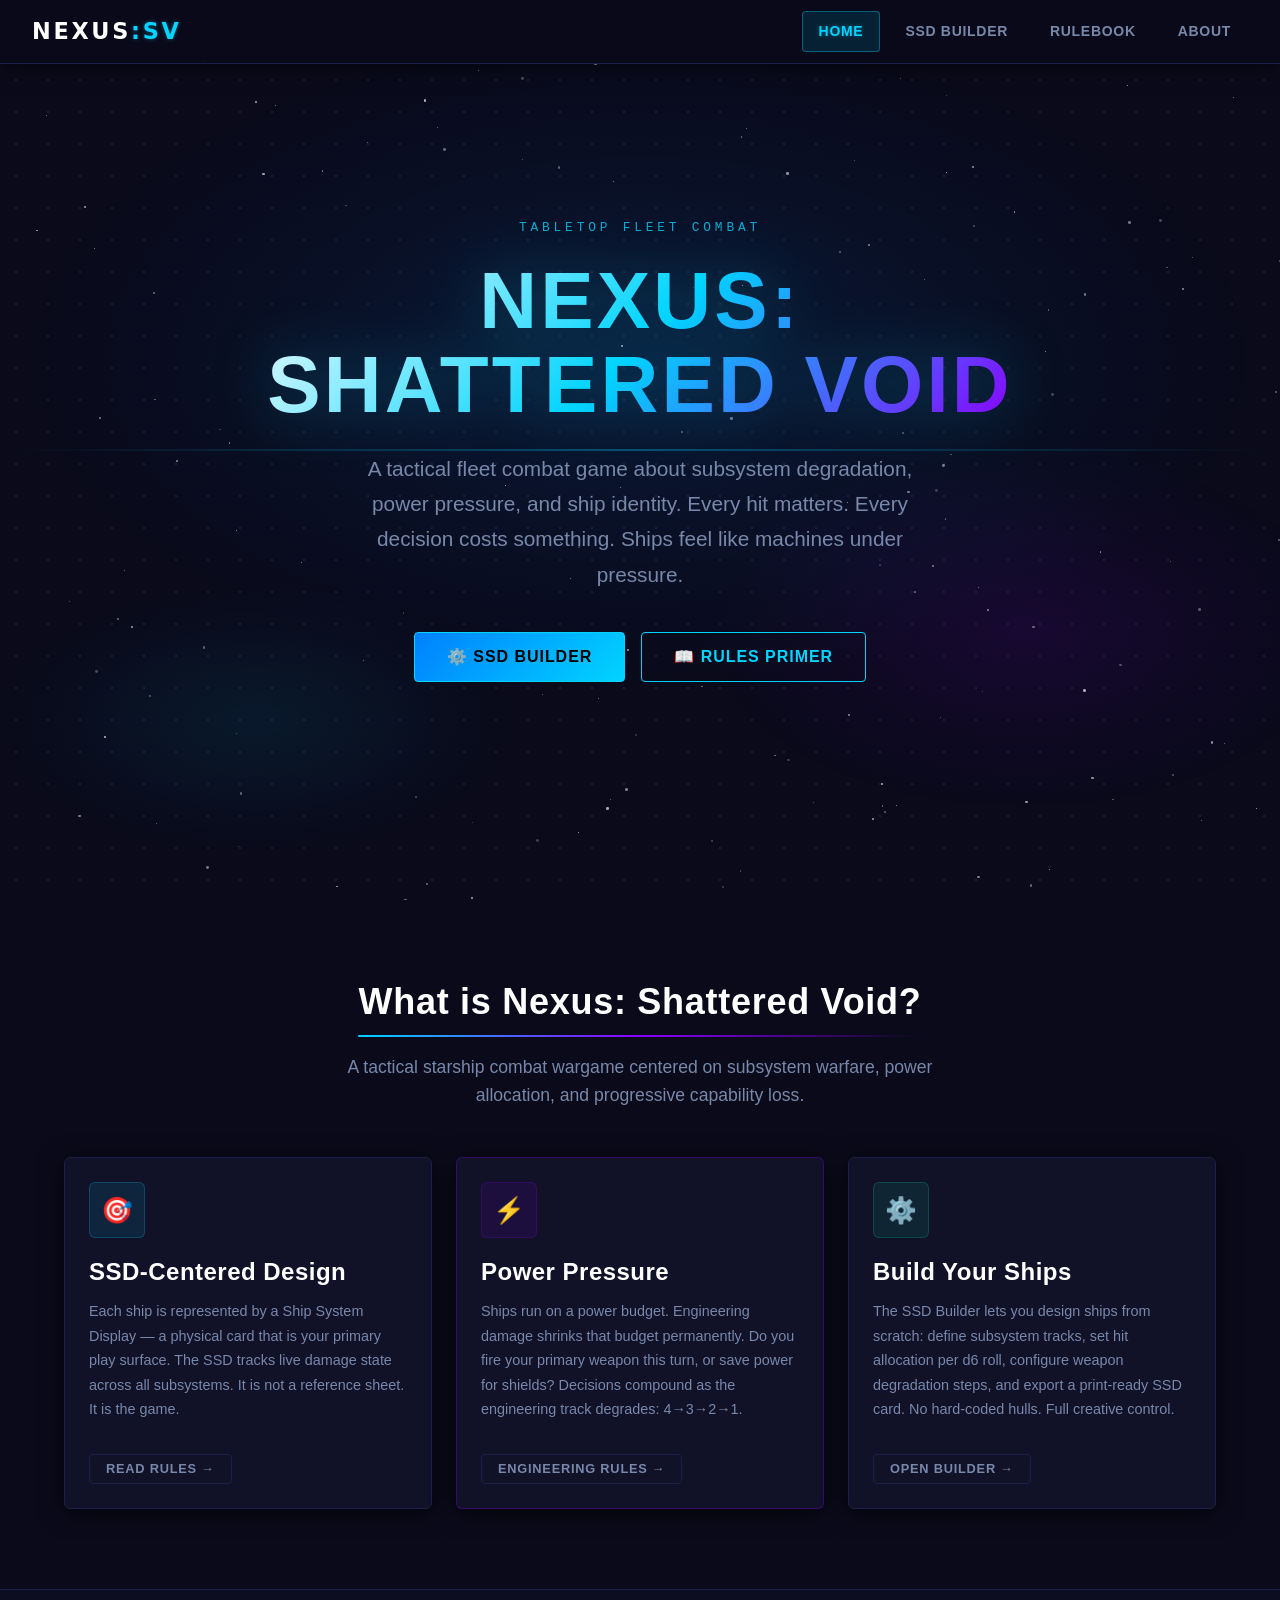
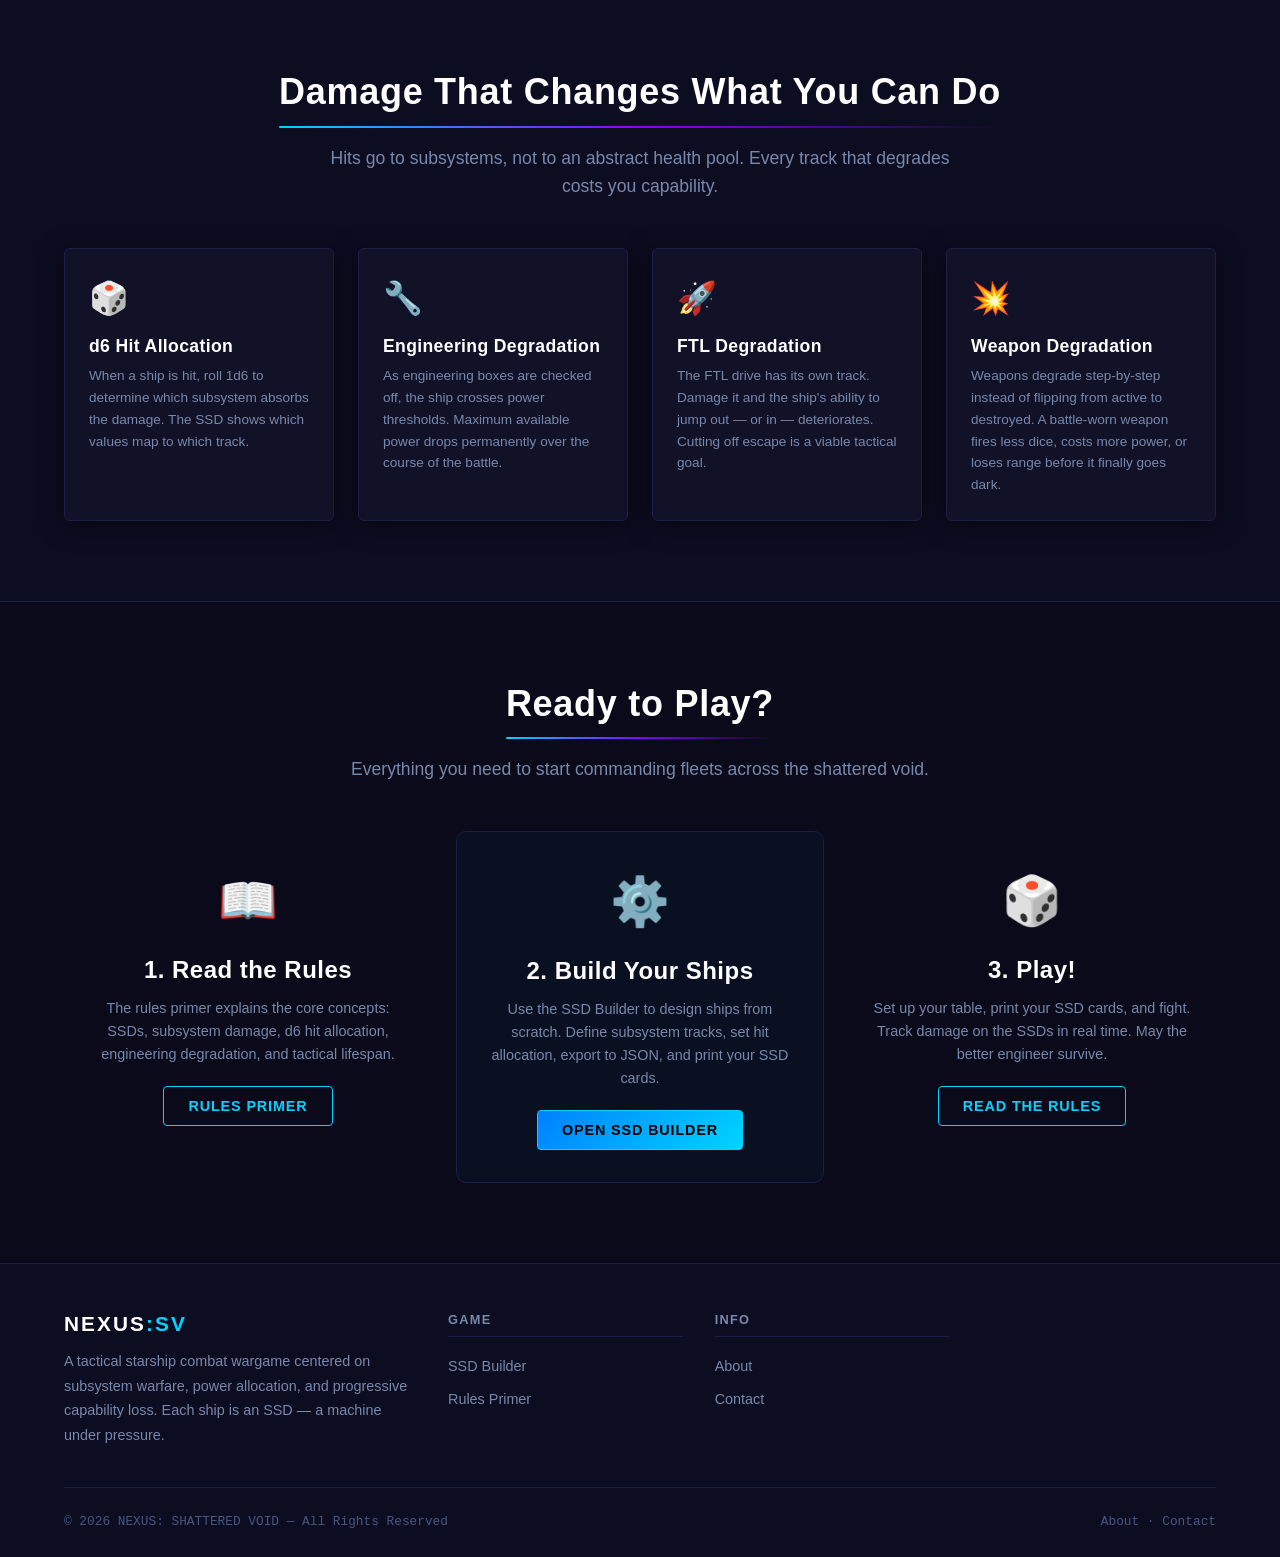
<file: index.html>
<!DOCTYPE html>
<html lang="en">
<head>
  <meta charset="UTF-8">
  <meta name="viewport" content="width=device-width, initial-scale=1.0">
  <title>NEXUS: Shattered Void — Tactical Fleet Combat</title>
  <meta name="description" content="Nexus: Shattered Void is a modular tactical fleet combat tabletop game. Build your fleet, choose your faction, and conquer the void.">
  <link rel="icon" type="image/svg+xml" href="assets/favicon.svg">
  <link rel="stylesheet" href="css/global.css">
  <link rel="stylesheet" href="css/components.css">
  <style>
    /* ── Starfield ── */
    #starfield { position:fixed; inset:0; pointer-events:none; z-index:0; overflow:hidden; }
    .page-content { position:relative; z-index:1; padding-top:0; }

    /* ── Hero scanline effect ── */
    .hero::after {
      content:'';
      position:absolute;
      left:0; right:0;
      height:2px;
      background:linear-gradient(90deg, transparent, rgba(0,212,255,0.3), transparent);
      animation: scanline 6s linear infinite;
      pointer-events:none;
    }

    /* ── Feature cards ── */
    .feature-icon {
      width:56px; height:56px;
      border-radius:var(--radius-md);
      display:flex; align-items:center; justify-content:center;
      font-size:1.6rem;
      margin-bottom:var(--sp-5);
      background:rgba(0,212,255,0.1);
      border:1px solid rgba(0,212,255,0.2);
    }

    /* ── Factions grid ── */
    .home-faction-card {
      background:var(--color-bg-card);
      border:1px solid var(--color-border);
      border-radius:var(--radius-md);
      padding:var(--sp-6);
      position:relative;
      overflow:hidden;
      transition:all var(--transition);
      text-decoration:none;
      display:block;
    }
    .home-faction-card::before {
      content:'';
      position:absolute;
      top:0; left:0; right:0;
      height:3px;
      background:var(--faction-color, var(--color-cyan));
      opacity:0.8;
    }
    .home-faction-card::after {
      content:'';
      position:absolute;
      bottom:0; right:0;
      width:120px; height:120px;
      border-radius:50%;
      background:var(--faction-color, var(--color-cyan));
      opacity:0.04;
      transform:translate(40%, 40%);
      transition:opacity var(--transition);
    }
    .home-faction-card:hover {
      border-color:var(--faction-color, var(--color-cyan));
      transform:translateY(-4px);
      box-shadow:0 12px 40px rgba(0,0,0,0.5);
    }
    .home-faction-card:hover::after { opacity:0.08; }
    .home-faction-name {
      font-size:1.1rem; font-weight:700;
      color:var(--color-text-bright);
      margin-bottom:var(--sp-2);
    }
    .home-faction-desc {
      font-size:0.85rem;
      color:var(--color-text-dim);
      line-height:1.6;
      margin-bottom:var(--sp-4);
      display:-webkit-box;
      -webkit-line-clamp:3;
      -webkit-box-orient:vertical;
      overflow:hidden;
    }

    /* ── Stat bar ── */
    .stat-bar-row { display:flex; align-items:center; gap:var(--sp-3); margin-bottom:var(--sp-2); }
    .stat-bar-label { font-family:var(--font-mono); font-size:0.7rem; color:var(--color-text-muted); width:72px; flex-shrink:0; text-transform:uppercase; }
    .stat-bar-track { flex:1; height:4px; background:rgba(255,255,255,0.08); border-radius:2px; overflow:hidden; }
    .stat-bar-fill  { height:100%; border-radius:2px; background:var(--color-cyan); }
  </style>
</head>
<body class="page-wrapper">
  <!-- Stars injected by JS -->
  <div id="starfield"></div>

  <div class="page-content">
    <!-- Hero -->
    <section class="hero" id="home-hero">
      <div class="hero-bg"></div>
      <div class="hero-content anim-fade-in">
        <div class="hero-eyebrow">Tabletop Fleet Combat</div>
        <h1 class="hero-title">NEXUS:<br>SHATTERED VOID</h1>
        <p class="hero-subtitle">
          A tactical fleet combat game about subsystem degradation, power pressure, and ship identity.
          Every hit matters. Every decision costs something. Ships feel like machines under pressure.
        </p>
        <div class="hero-cta">
          <a href="/pages/builder.html" class="btn btn-primary btn-lg">⚙️ SSD Builder</a>
          <a href="/pages/rulebook.html" class="btn btn-secondary btn-lg">📖 Rules Primer</a>
        </div>
      </div>
    </section>

    <!-- What is Nexus? -->
    <section class="section" id="about-section">
      <div class="container">
        <div class="section-header">
          <h2 class="section-title">What is Nexus: Shattered Void?</h2>
          <p>A tactical starship combat wargame centered on subsystem warfare, power allocation, and progressive capability loss.</p>
        </div>
        <div class="grid grid-3">
          <div class="card">
            <div class="feature-icon">🎯</div>
            <h3 style="margin-bottom:var(--sp-3)">SSD-Centered Design</h3>
            <p style="color:var(--color-text-dim);font-size:0.9rem;line-height:1.7">
              Each ship is represented by a Ship System Display — a physical card that is your primary play surface. The SSD tracks live damage state across all subsystems. It is not a reference sheet. It is the game.
            </p>
            <a href="/pages/rulebook.html" class="btn btn-ghost btn-sm" style="margin-top:var(--sp-4)">Read Rules →</a>
          </div>
          <div class="card" style="border-color:rgba(139,0,255,0.3)">
            <div class="feature-icon" style="background:rgba(139,0,255,0.1);border-color:rgba(139,0,255,0.2);color:#bb66ff">⚡</div>
            <h3 style="margin-bottom:var(--sp-3)">Power Pressure</h3>
            <p style="color:var(--color-text-dim);font-size:0.9rem;line-height:1.7">
              Ships run on a power budget. Engineering damage shrinks that budget permanently. Do you fire your primary weapon this turn, or save power for shields? Decisions compound as the engineering track degrades: 4→3→2→1.
            </p>
            <a href="/pages/rulebook.html#engineering" class="btn btn-ghost btn-sm" style="margin-top:var(--sp-4)">Engineering Rules →</a>
          </div>
          <div class="card">
            <div class="feature-icon" style="background:rgba(0,212,160,0.1);border-color:rgba(0,212,160,0.2);color:var(--color-teal)">⚙️</div>
            <h3 style="margin-bottom:var(--sp-3)">Build Your Ships</h3>
            <p style="color:var(--color-text-dim);font-size:0.9rem;line-height:1.7">
              The SSD Builder lets you design ships from scratch: define subsystem tracks, set hit allocation per d6 roll, configure weapon degradation steps, and export a print-ready SSD card. No hard-coded hulls. Full creative control.
            </p>
            <a href="/pages/builder.html" class="btn btn-ghost btn-sm" style="margin-top:var(--sp-4)">Open Builder →</a>
          </div>
        </div>
      </div>
    </section>

    <!-- How damage works -->
    <section class="section" style="background:var(--color-bg-2);border-top:1px solid var(--color-border);border-bottom:1px solid var(--color-border)">
      <div class="container">
        <div class="section-header">
          <h2 class="section-title">Damage That Changes What You Can Do</h2>
          <p>Hits go to subsystems, not to an abstract health pool. Every track that degrades costs you capability.</p>
        </div>
        <div class="grid grid-4">
          <div class="card">
            <div style="font-size:2rem;margin-bottom:var(--sp-3)">🎲</div>
            <h4 style="margin-bottom:var(--sp-2)">d6 Hit Allocation</h4>
            <p style="color:var(--color-text-dim);font-size:0.85rem;line-height:1.6">When a ship is hit, roll 1d6 to determine which subsystem absorbs the damage. The SSD shows which values map to which track.</p>
          </div>
          <div class="card">
            <div style="font-size:2rem;margin-bottom:var(--sp-3)">🔧</div>
            <h4 style="margin-bottom:var(--sp-2)">Engineering Degradation</h4>
            <p style="color:var(--color-text-dim);font-size:0.85rem;line-height:1.6">As engineering boxes are checked off, the ship crosses power thresholds. Maximum available power drops permanently over the course of the battle.</p>
          </div>
          <div class="card">
            <div style="font-size:2rem;margin-bottom:var(--sp-3)">🚀</div>
            <h4 style="margin-bottom:var(--sp-2)">FTL Degradation</h4>
            <p style="color:var(--color-text-dim);font-size:0.85rem;line-height:1.6">The FTL drive has its own track. Damage it and the ship's ability to jump out — or in — deteriorates. Cutting off escape is a viable tactical goal.</p>
          </div>
          <div class="card">
            <div style="font-size:2rem;margin-bottom:var(--sp-3)">💥</div>
            <h4 style="margin-bottom:var(--sp-2)">Weapon Degradation</h4>
            <p style="color:var(--color-text-dim);font-size:0.85rem;line-height:1.6">Weapons degrade step-by-step instead of flipping from active to destroyed. A battle-worn weapon fires less dice, costs more power, or loses range before it finally goes dark.</p>
          </div>
        </div>
      </div>
    </section>

    <!-- Quick-start section -->
    <section class="section">
      <div class="container">
        <div class="section-header">
          <h2 class="section-title">Ready to Play?</h2>
          <p>Everything you need to start commanding fleets across the shattered void.</p>
        </div>
        <div class="grid grid-3">
          <div style="text-align:center;padding:var(--sp-8) var(--sp-6)">
            <div style="font-size:3rem;margin-bottom:var(--sp-4)">📖</div>
            <h3 style="margin-bottom:var(--sp-3)">1. Read the Rules</h3>
            <p style="color:var(--color-text-dim);font-size:0.9rem;margin-bottom:var(--sp-5)">The rules primer explains the core concepts: SSDs, subsystem damage, d6 hit allocation, engineering degradation, and tactical lifespan.</p>
            <a href="/pages/rulebook.html" class="btn btn-secondary">Rules Primer</a>
          </div>
          <div style="text-align:center;padding:var(--sp-8) var(--sp-6);background:rgba(0,212,255,0.03);border:1px solid var(--color-border);border-radius:var(--radius-lg)">
            <div style="font-size:3rem;margin-bottom:var(--sp-4)">⚙️</div>
            <h3 style="margin-bottom:var(--sp-3)">2. Build Your Ships</h3>
            <p style="color:var(--color-text-dim);font-size:0.9rem;margin-bottom:var(--sp-5)">Use the SSD Builder to design ships from scratch. Define subsystem tracks, set hit allocation, export to JSON, and print your SSD cards.</p>
            <a href="/pages/builder.html" class="btn btn-primary">Open SSD Builder</a>
          </div>
          <div style="text-align:center;padding:var(--sp-8) var(--sp-6)">
            <div style="font-size:3rem;margin-bottom:var(--sp-4)">🎲</div>
            <h3 style="margin-bottom:var(--sp-3)">3. Play!</h3>
            <p style="color:var(--color-text-dim);font-size:0.9rem;margin-bottom:var(--sp-5)">Set up your table, print your SSD cards, and fight. Track damage on the SSDs in real time. May the better engineer survive.</p>
            <a href="/pages/rulebook.html" class="btn btn-secondary">Read the Rules</a>
          </div>
        </div>
      </div>
    </section>
  </div>

  <script type="module">
    import init from '/js/nav.js';

    init();

    // Generate starfield
    function createStars() {
      const container = document.getElementById('starfield');
      if (!container) return;
      const count = 160;
      for (let i = 0; i < count; i++) {
        const star = document.createElement('div');
        star.className = 'star';
        const size = Math.random() * 2.5 + 0.5;
        star.style.cssText = `
          width:${size}px; height:${size}px;
          left:${Math.random()*100}%;
          top:${Math.random()*100}%;
          --dur:${(Math.random()*4+2).toFixed(1)}s;
          --delay:${(Math.random()*4).toFixed(1)}s;
          opacity:${(Math.random()*0.5+0.2).toFixed(2)};
        `;
        container.appendChild(star);
      }
    }
    createStars();
  </script>
</body>
</html>
</file>
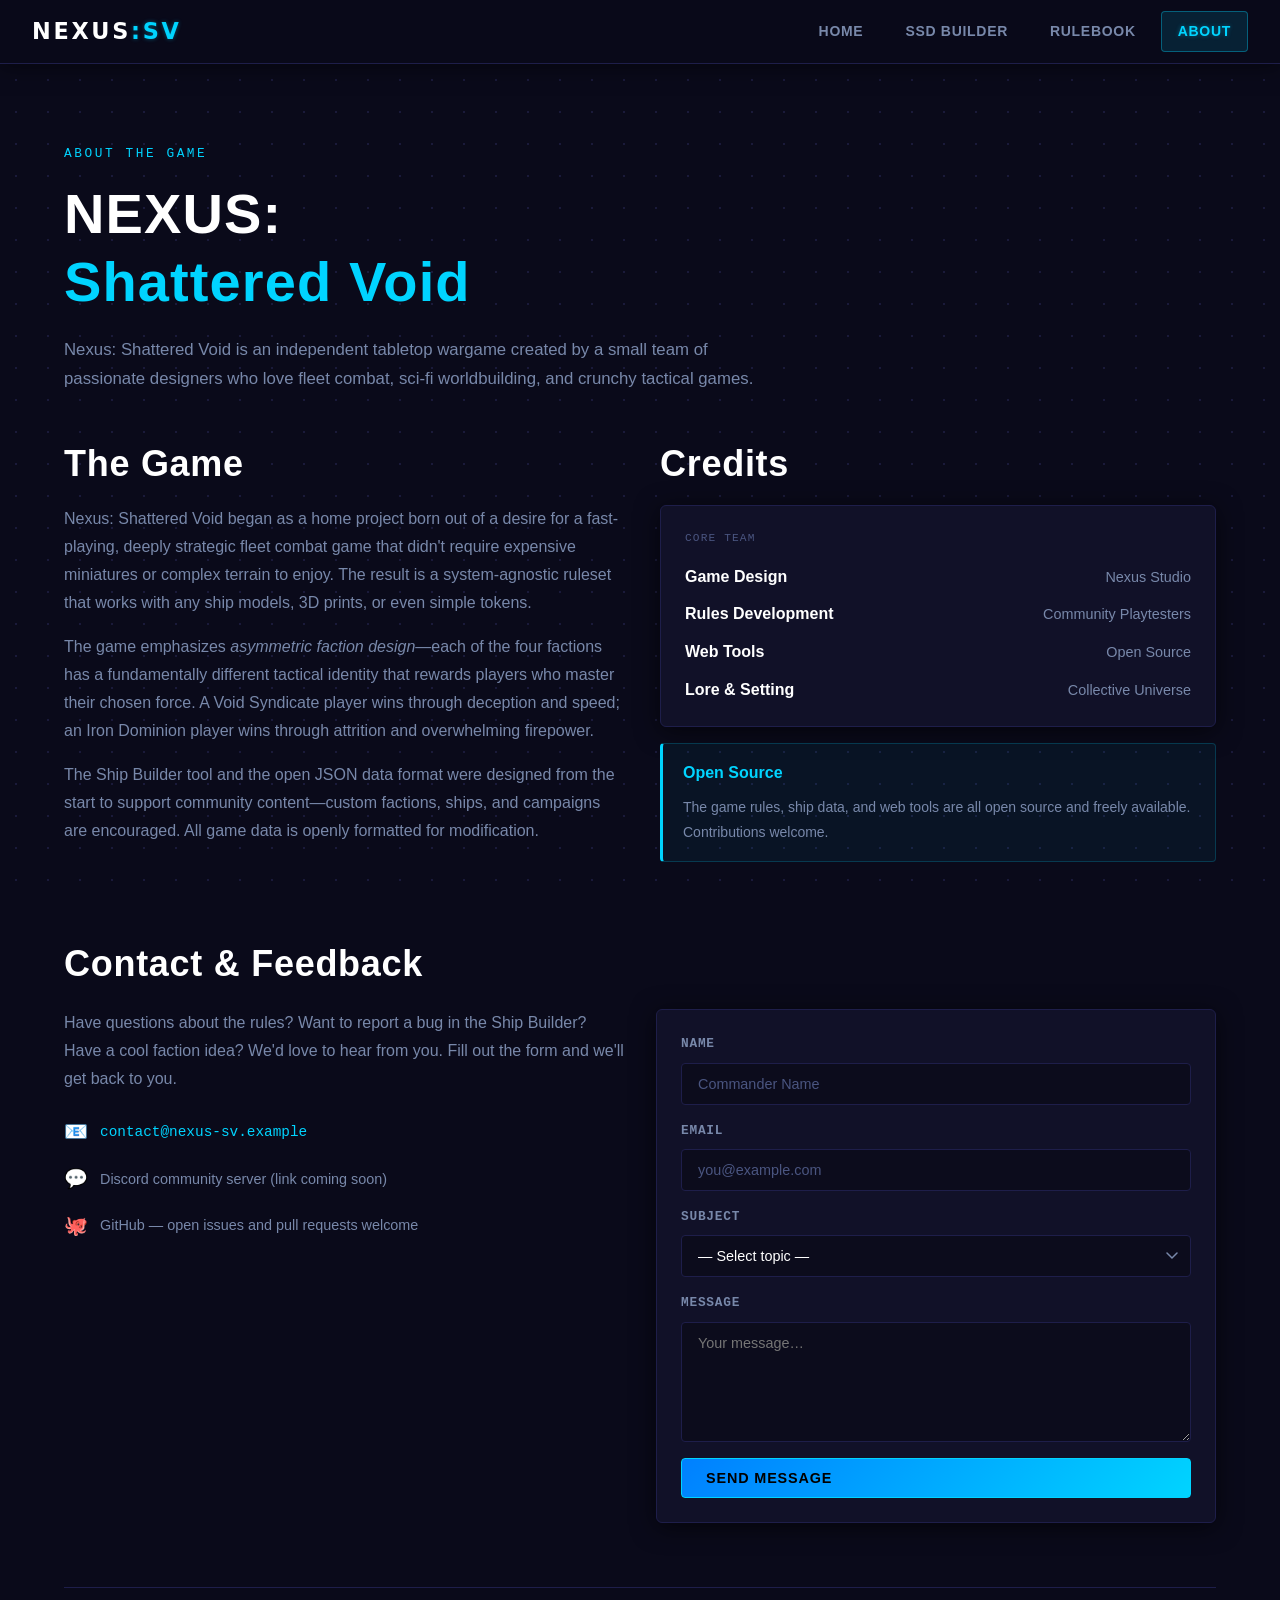
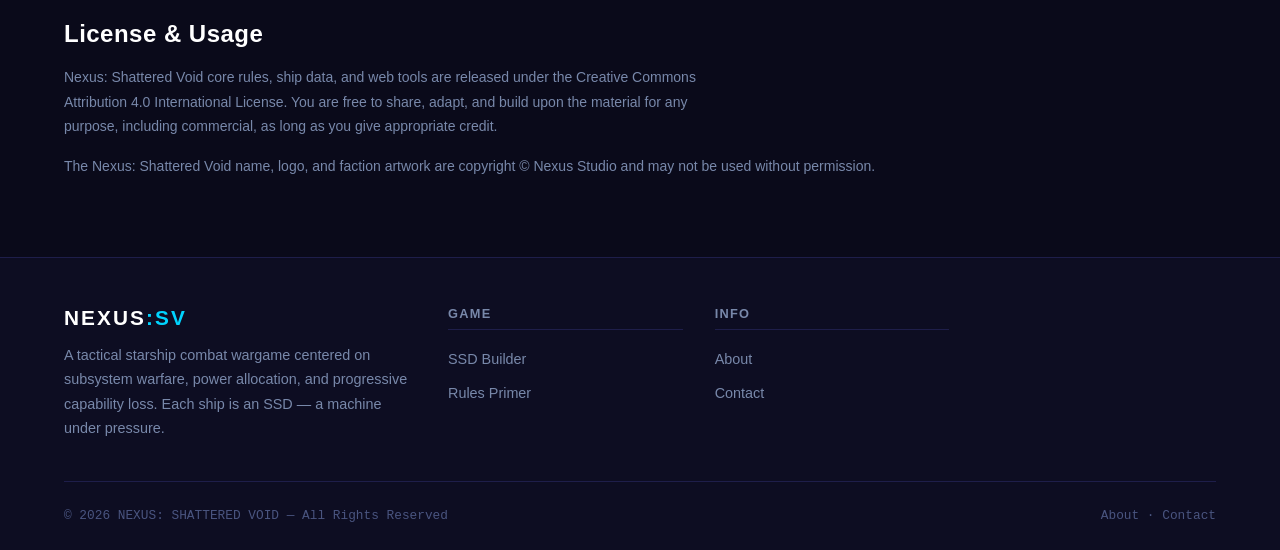
<file: pages/about.html>
<!DOCTYPE html>
<html lang="en">
<head>
  <meta charset="UTF-8">
  <meta name="viewport" content="width=device-width, initial-scale=1.0">
  <title>About — NEXUS: Shattered Void</title>
  <meta name="description" content="About Nexus: Shattered Void. Learn about the game, the team, and how to get in touch.">
  <link rel="icon" type="image/svg+xml" href="../assets/favicon.svg">
  <link rel="stylesheet" href="../css/global.css">
  <link rel="stylesheet" href="../css/components.css">
</head>
<body class="page-wrapper">
  <div class="page-content">
    <div class="container">
      <div class="section">
        <!-- Header -->
        <div style="max-width:700px;margin-bottom:var(--sp-12)">
          <div style="font-family:var(--font-mono);font-size:0.8rem;color:var(--color-cyan);text-transform:uppercase;letter-spacing:0.2em;margin-bottom:var(--sp-4)">About the Game</div>
          <h1 style="margin-bottom:var(--sp-5)">NEXUS:<br><span style="color:var(--color-cyan)">Shattered Void</span></h1>
          <p style="color:var(--color-text-dim);font-size:1.05rem;line-height:1.75">
            Nexus: Shattered Void is an independent tabletop wargame created by a small team of passionate designers who love fleet combat, sci-fi worldbuilding, and crunchy tactical games.
          </p>
        </div>

        <div class="grid grid-2" style="gap:var(--sp-10);margin-bottom:var(--sp-16)">
          <!-- Game description -->
          <div>
            <h2 style="margin-bottom:var(--sp-5)">The Game</h2>
            <p style="color:var(--color-text-dim);line-height:1.75;margin-bottom:var(--sp-4)">
              Nexus: Shattered Void began as a home project born out of a desire for a fast-playing, deeply strategic fleet combat game that didn't require expensive miniatures or complex terrain to enjoy. The result is a system-agnostic ruleset that works with any ship models, 3D prints, or even simple tokens.
            </p>
            <p style="color:var(--color-text-dim);line-height:1.75;margin-bottom:var(--sp-4)">
              The game emphasizes <em>asymmetric faction design</em>—each of the four factions has a fundamentally different tactical identity that rewards players who master their chosen force. A Void Syndicate player wins through deception and speed; an Iron Dominion player wins through attrition and overwhelming firepower.
            </p>
            <p style="color:var(--color-text-dim);line-height:1.75">
              The Ship Builder tool and the open JSON data format were designed from the start to support community content—custom factions, ships, and campaigns are encouraged. All game data is openly formatted for modification.
            </p>
          </div>

          <!-- Team credits -->
          <div>
            <h2 style="margin-bottom:var(--sp-5)">Credits</h2>
            <div class="card" style="margin-bottom:var(--sp-4)">
              <div style="font-family:var(--font-mono);font-size:0.7rem;text-transform:uppercase;letter-spacing:0.1em;color:var(--color-text-muted);margin-bottom:var(--sp-4)">Core Team</div>
              <div style="display:flex;flex-direction:column;gap:var(--sp-3)">
                <div style="display:flex;justify-content:space-between;align-items:baseline">
                  <span style="color:var(--color-text-bright);font-weight:600">Game Design</span>
                  <span style="color:var(--color-text-dim);font-size:0.9rem">Nexus Studio</span>
                </div>
                <div style="display:flex;justify-content:space-between;align-items:baseline">
                  <span style="color:var(--color-text-bright);font-weight:600">Rules Development</span>
                  <span style="color:var(--color-text-dim);font-size:0.9rem">Community Playtesters</span>
                </div>
                <div style="display:flex;justify-content:space-between;align-items:baseline">
                  <span style="color:var(--color-text-bright);font-weight:600">Web Tools</span>
                  <span style="color:var(--color-text-dim);font-size:0.9rem">Open Source</span>
                </div>
                <div style="display:flex;justify-content:space-between;align-items:baseline">
                  <span style="color:var(--color-text-bright);font-weight:600">Lore &amp; Setting</span>
                  <span style="color:var(--color-text-dim);font-size:0.9rem">Collective Universe</span>
                </div>
              </div>
            </div>
            <div class="info-panel">
              <strong style="color:var(--color-cyan);display:block;margin-bottom:var(--sp-2)">Open Source</strong>
              <span style="color:var(--color-text-dim);font-size:0.875rem">The game rules, ship data, and web tools are all open source and freely available. Contributions welcome.</span>
            </div>
          </div>
        </div>

        <!-- Contact section -->
        <div id="contact">
          <h2 style="margin-bottom:var(--sp-6)">Contact &amp; Feedback</h2>
          <div class="grid grid-2" style="gap:var(--sp-8)">
            <div>
              <p style="color:var(--color-text-dim);line-height:1.75;margin-bottom:var(--sp-6)">
                Have questions about the rules? Want to report a bug in the Ship Builder? Have a cool faction idea? We'd love to hear from you. Fill out the form and we'll get back to you.
              </p>
              <div style="display:flex;flex-direction:column;gap:var(--sp-4)">
                <div style="display:flex;align-items:center;gap:var(--sp-3)">
                  <span style="font-size:1.2rem">📧</span>
                  <span style="color:var(--color-cyan);font-family:var(--font-mono);font-size:0.9rem">contact@nexus-sv.example</span>
                </div>
                <div style="display:flex;align-items:center;gap:var(--sp-3)">
                  <span style="font-size:1.2rem">💬</span>
                  <span style="color:var(--color-text-dim);font-size:0.9rem">Discord community server (link coming soon)</span>
                </div>
                <div style="display:flex;align-items:center;gap:var(--sp-3)">
                  <span style="font-size:1.2rem">🐙</span>
                  <span style="color:var(--color-text-dim);font-size:0.9rem">GitHub — open issues and pull requests welcome</span>
                </div>
              </div>
            </div>

            <!-- Contact form -->
            <div class="card">
              <form id="contact-form" onsubmit="handleContactSubmit(event)">
                <div class="form-group">
                  <label class="form-label" for="contact-name">Name</label>
                  <input class="form-input" type="text" id="contact-name" name="name" placeholder="Commander Name" autocomplete="name">
                </div>
                <div class="form-group">
                  <label class="form-label" for="contact-email">Email</label>
                  <input class="form-input" type="email" id="contact-email" name="email" placeholder="you@example.com" autocomplete="email">
                </div>
                <div class="form-group">
                  <label class="form-label" for="contact-subject">Subject</label>
                  <select class="form-select" id="contact-subject" name="subject">
                    <option value="">— Select topic —</option>
                    <option value="rules">Rules Question</option>
                    <option value="bug">Bug Report</option>
                    <option value="feedback">Game Feedback</option>
                    <option value="community">Community / Events</option>
                    <option value="other">Other</option>
                  </select>
                </div>
                <div class="form-group">
                  <label class="form-label" for="contact-msg">Message</label>
                  <textarea class="form-textarea" id="contact-msg" name="message" placeholder="Your message…"></textarea>
                </div>
                <button type="submit" class="btn btn-primary" style="width:100%">Send Message</button>
              </form>
              <div id="form-success" style="display:none" class="info-panel">
                <strong style="color:var(--color-cyan)">Message sent!</strong>
                <p style="color:var(--color-text-dim);font-size:0.875rem;margin-top:4px">Thank you for reaching out. We'll respond as soon as possible.</p>
              </div>
            </div>
          </div>
        </div>

        <!-- License -->
        <div style="margin-top:var(--sp-16);padding-top:var(--sp-8);border-top:1px solid var(--color-border)">
          <h3 style="margin-bottom:var(--sp-4)">License &amp; Usage</h3>
          <p style="color:var(--color-text-dim);font-size:0.875rem;line-height:1.75;max-width:640px">
            Nexus: Shattered Void core rules, ship data, and web tools are released under the Creative Commons Attribution 4.0 International License. You are free to share, adapt, and build upon the material for any purpose, including commercial, as long as you give appropriate credit.
          </p>
          <p style="color:var(--color-text-dim);font-size:0.875rem;margin-top:var(--sp-3)">The Nexus: Shattered Void name, logo, and faction artwork are copyright © Nexus Studio and may not be used without permission.</p>
        </div>
      </div>
    </div>
  </div>

  <script type="module">
    import init from '../js/nav.js';
    init();

    window.handleContactSubmit = function(e) {
      e.preventDefault();
      document.getElementById('contact-form').style.display = 'none';
      document.getElementById('form-success').style.display = 'block';
    };
  </script>
</body>
</html>
</file>
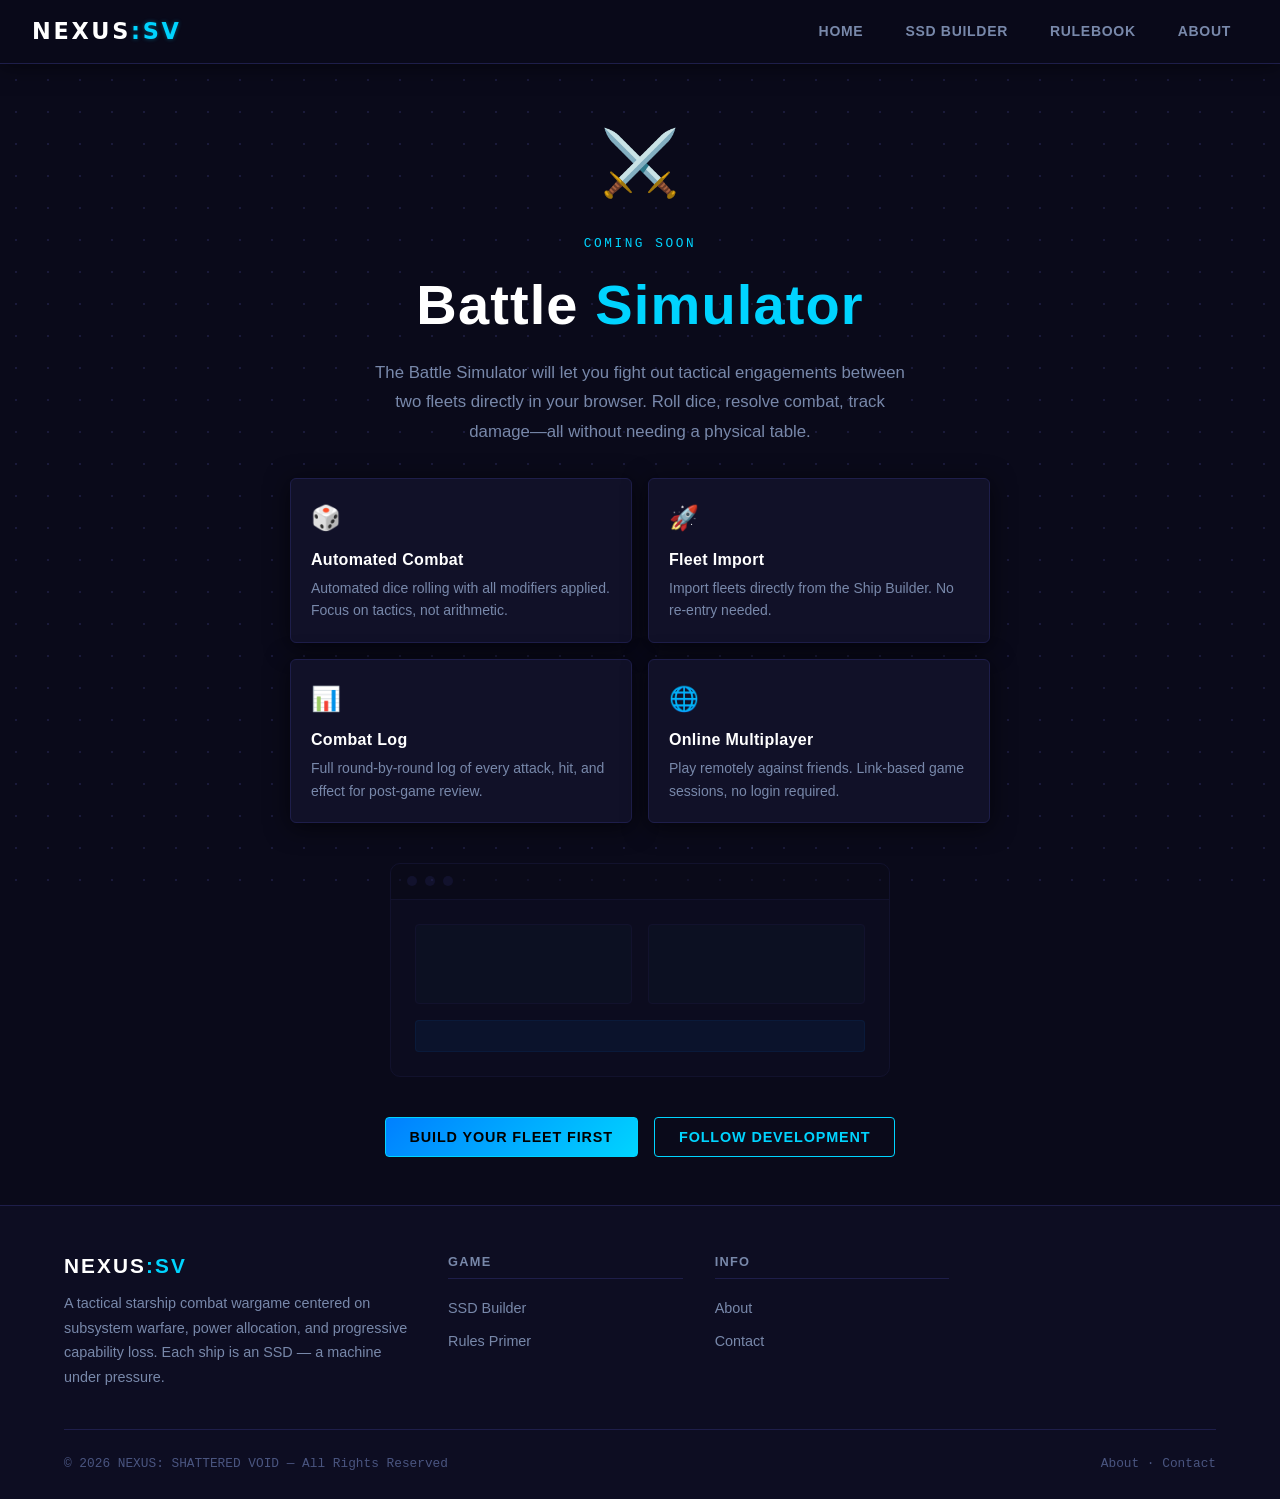
<file: pages/battle-simulator.html>
<!DOCTYPE html>
<html lang="en">
<head>
  <meta charset="UTF-8">
  <meta name="viewport" content="width=device-width, initial-scale=1.0">
  <title>Battle Simulator — NEXUS: Shattered Void</title>
  <meta name="description" content="Battle Simulator for Nexus: Shattered Void — coming soon.">
  <link rel="icon" type="image/svg+xml" href="../assets/favicon.svg">
  <link rel="stylesheet" href="../css/global.css">
  <link rel="stylesheet" href="../css/components.css">
  <style>
    .coming-soon-hero {
      min-height: calc(100vh - var(--nav-height));
      display: flex;
      align-items: center;
      justify-content: center;
      text-align: center;
      padding: var(--sp-12) var(--sp-6);
    }
    .mockup-panel {
      background: var(--color-bg-card);
      border: 1px solid var(--color-border);
      border-radius: var(--radius-lg);
      overflow: hidden;
      opacity: 0.4;
      pointer-events: none;
      user-select: none;
    }
    .mockup-bar {
      height: 36px;
      background: rgba(0,0,0,0.4);
      border-bottom: 1px solid var(--color-border);
      display: flex;
      align-items: center;
      padding: 0 var(--sp-4);
      gap: var(--sp-2);
    }
    .mockup-dot {
      width: 10px;
      height: 10px;
      border-radius: 50%;
      background: var(--color-border);
    }
    .mockup-content {
      padding: var(--sp-6);
    }
    .mockup-grid {
      display: grid;
      grid-template-columns: 1fr 1fr;
      gap: var(--sp-4);
    }
    .mockup-block {
      height: 80px;
      background: rgba(0,212,255,0.04);
      border: 1px solid var(--color-border);
      border-radius: var(--radius);
    }
    .mockup-btn {
      height: 32px;
      background: rgba(0,128,255,0.15);
      border: 1px solid rgba(0,128,255,0.2);
      border-radius: var(--radius);
      margin-top: var(--sp-4);
    }
  </style>
</head>
<body class="page-wrapper">
  <div class="page-content">
    <div class="coming-soon-hero">
      <div style="max-width:700px">
        <div style="font-size:4rem;margin-bottom:var(--sp-5)">⚔️</div>
        <div style="font-family:var(--font-mono);font-size:0.8rem;color:var(--color-cyan);text-transform:uppercase;letter-spacing:0.2em;margin-bottom:var(--sp-4)">Coming Soon</div>
        <h1 style="margin-bottom:var(--sp-5)">Battle <span style="color:var(--color-cyan)">Simulator</span></h1>
        <p style="color:var(--color-text-dim);font-size:1.05rem;line-height:1.75;max-width:540px;margin:0 auto var(--sp-8)">
          The Battle Simulator will let you fight out tactical engagements between two fleets directly in your browser. Roll dice, resolve combat, track damage—all without needing a physical table.
        </p>

        <!-- Planned features -->
        <div class="grid grid-2" style="text-align:left;margin-bottom:var(--sp-10);gap:var(--sp-4)">
          <div class="card" style="padding:var(--sp-5)">
            <div style="font-size:1.5rem;margin-bottom:var(--sp-3)">🎲</div>
            <h3 style="font-size:1rem;margin-bottom:var(--sp-2)">Automated Combat</h3>
            <p style="color:var(--color-text-dim);font-size:0.875rem">Automated dice rolling with all modifiers applied. Focus on tactics, not arithmetic.</p>
          </div>
          <div class="card" style="padding:var(--sp-5)">
            <div style="font-size:1.5rem;margin-bottom:var(--sp-3)">🚀</div>
            <h3 style="font-size:1rem;margin-bottom:var(--sp-2)">Fleet Import</h3>
            <p style="color:var(--color-text-dim);font-size:0.875rem">Import fleets directly from the Ship Builder. No re-entry needed.</p>
          </div>
          <div class="card" style="padding:var(--sp-5)">
            <div style="font-size:1.5rem;margin-bottom:var(--sp-3)">📊</div>
            <h3 style="font-size:1rem;margin-bottom:var(--sp-2)">Combat Log</h3>
            <p style="color:var(--color-text-dim);font-size:0.875rem">Full round-by-round log of every attack, hit, and effect for post-game review.</p>
          </div>
          <div class="card" style="padding:var(--sp-5)">
            <div style="font-size:1.5rem;margin-bottom:var(--sp-3)">🌐</div>
            <h3 style="font-size:1rem;margin-bottom:var(--sp-2)">Online Multiplayer</h3>
            <p style="color:var(--color-text-dim);font-size:0.875rem">Play remotely against friends. Link-based game sessions, no login required.</p>
          </div>
        </div>

        <!-- Mockup of planned UI -->
        <div class="mockup-panel" style="max-width:500px;margin:0 auto var(--sp-10)">
          <div class="mockup-bar">
            <div class="mockup-dot"></div>
            <div class="mockup-dot"></div>
            <div class="mockup-dot"></div>
          </div>
          <div class="mockup-content">
            <div class="mockup-grid">
              <div class="mockup-block"></div>
              <div class="mockup-block"></div>
            </div>
            <div class="mockup-btn"></div>
          </div>
        </div>

        <div style="display:flex;gap:var(--sp-4);justify-content:center;flex-wrap:wrap">
          <a href="../pages/builder.html" class="btn btn-primary">Build Your Fleet First</a>
          <a href="../pages/news.html" class="btn btn-secondary">Follow Development</a>
        </div>
      </div>
    </div>
  </div>

  <script type="module">
    import init from '../js/nav.js';
    init();
  </script>
</body>
</html>
</file>
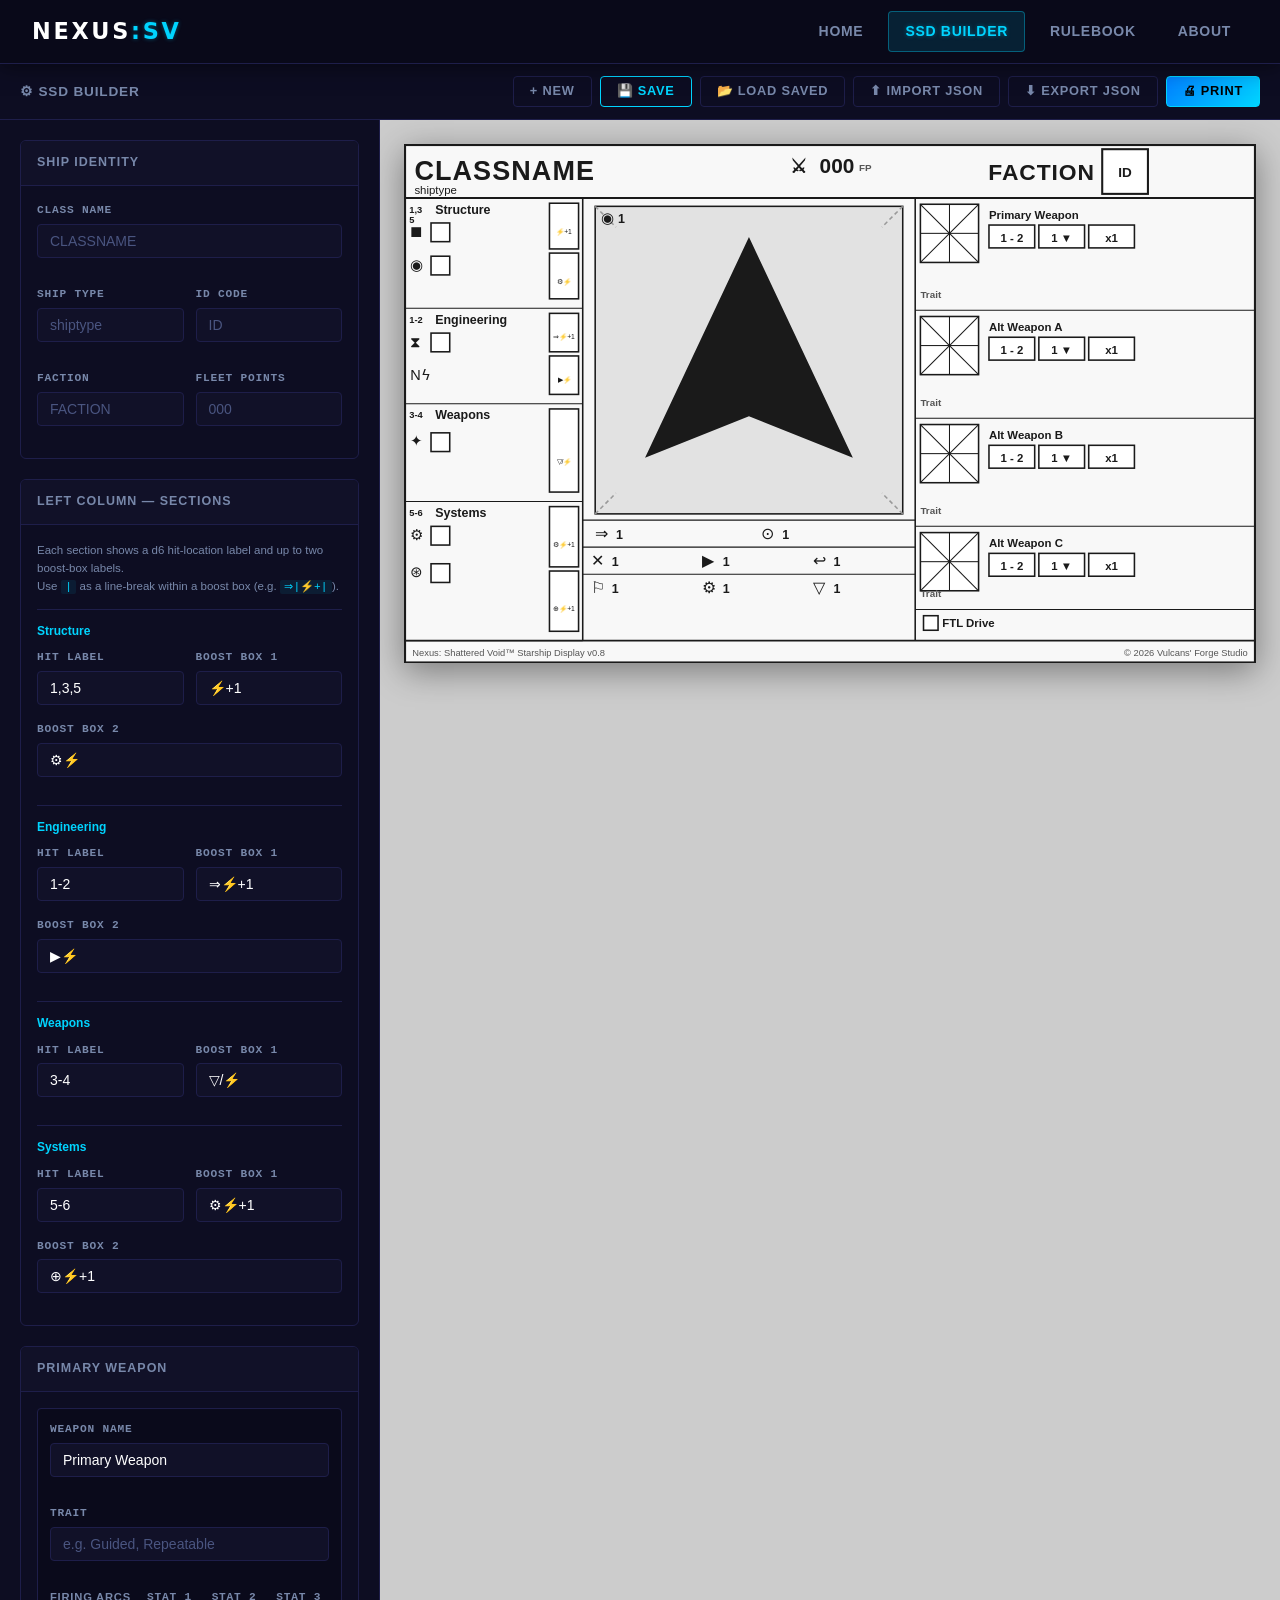
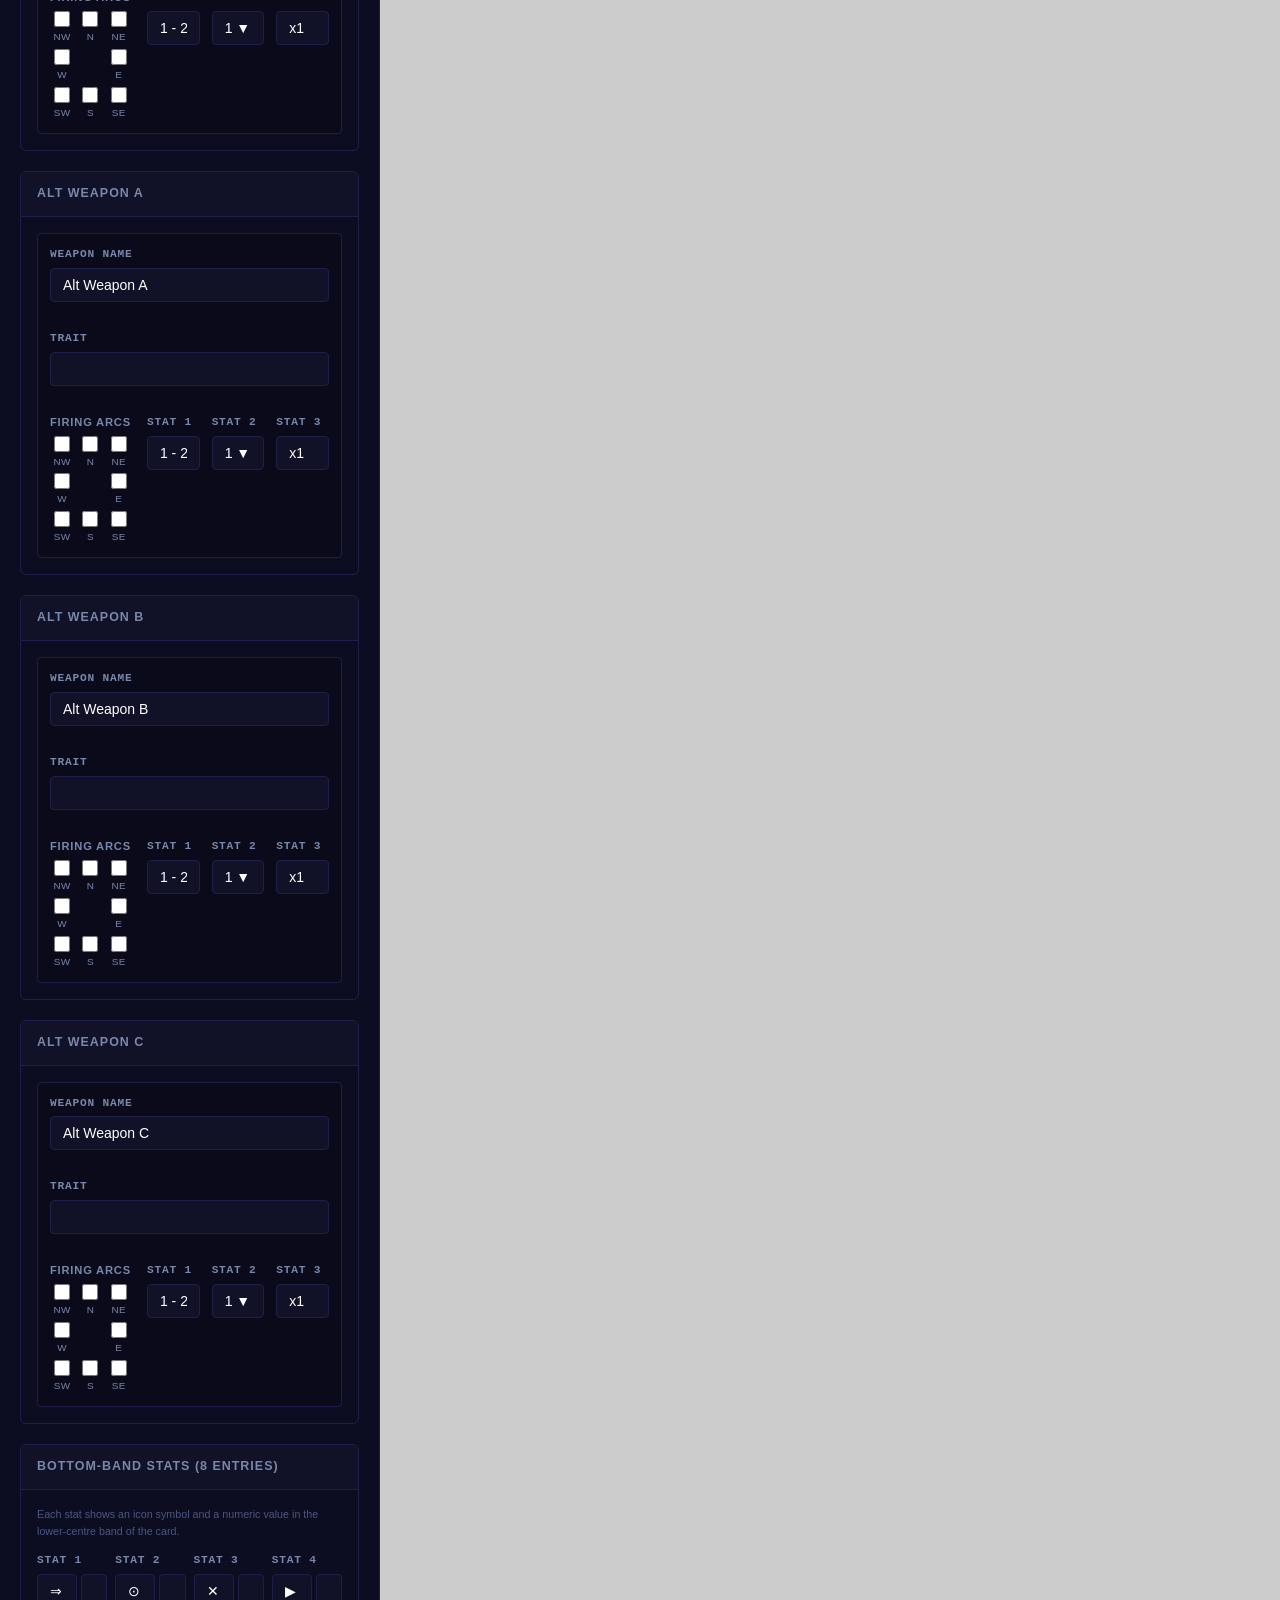
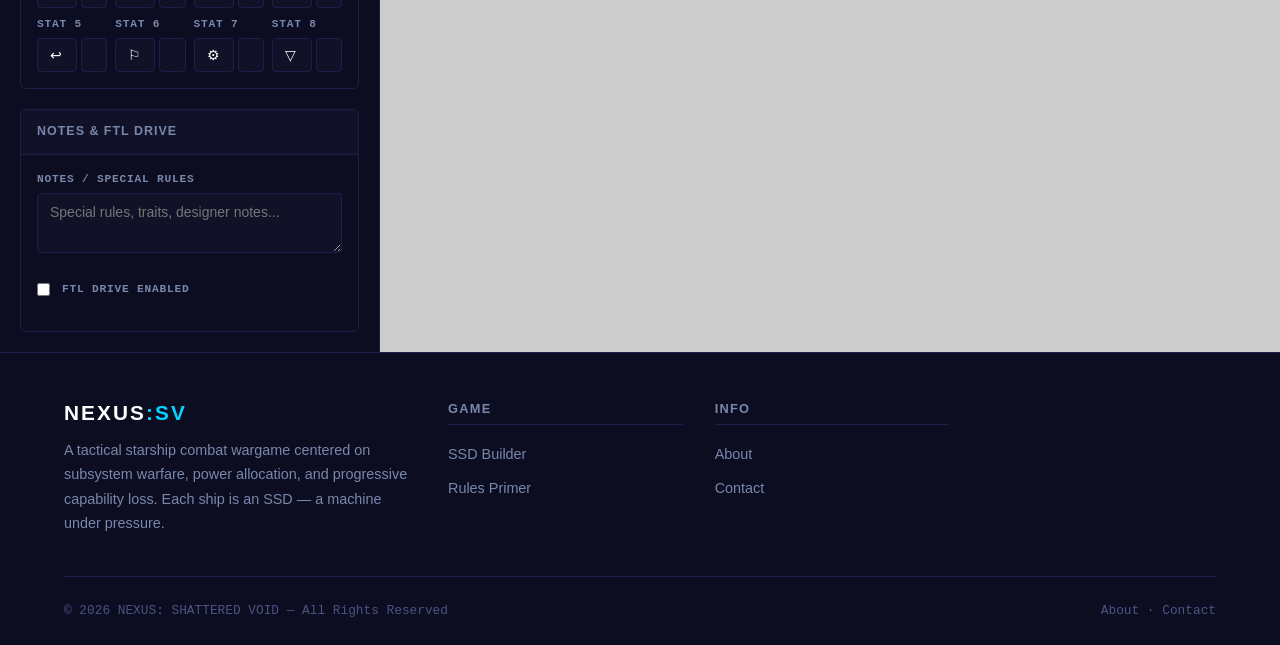
<file: pages/builder.html>
<!DOCTYPE html>
<html lang="en">
<head>
  <meta charset="UTF-8">
  <meta name="viewport" content="width=device-width, initial-scale=1.0">
  <title>SSD Builder — NEXUS: Shattered Void</title>
  <meta name="description" content="Build, edit, and print Ship System Displays (SSD) for Nexus: Shattered Void.">
  <link rel="icon" type="image/svg+xml" href="../assets/favicon.svg">
  <link rel="stylesheet" href="../css/global.css">
  <link rel="stylesheet" href="../css/components.css">
  <style>
    /* ── Builder layout ───────────────────────────────── */
    .builder-page {
      padding-top: var(--nav-height);
      display: grid;
      grid-template-rows: auto 1fr;
      min-height: 100vh;
    }
    .builder-toolbar {
      background: var(--color-bg-2);
      border-bottom: 1px solid var(--color-border);
      padding: var(--sp-3) var(--sp-5);
      display: flex;
      align-items: center;
      gap: var(--sp-3);
      flex-wrap: wrap;
      position: sticky;
      top: var(--nav-height);
      z-index: 50;
    }
    .builder-toolbar .toolbar-title {
      font-weight: 800;
      font-size: 0.85rem;
      letter-spacing: 0.06em;
      text-transform: uppercase;
      color: var(--color-text-dim);
      margin-right: var(--sp-2);
      flex-shrink: 0;
    }
    .toolbar-actions { display: flex; gap: var(--sp-2); flex-wrap: wrap; margin-left: auto; }
    /* hide file input */
    #import-file { display: none; }

    /* ── Two-panel layout ─────────────────────────────── */
    .builder-body {
      display: grid;
      grid-template-columns: 380px 1fr;
      gap: 0;
      overflow: hidden;
    }

    /* ── Editor panel (left) ──────────────────────────── */
    .editor-panel {
      background: var(--color-bg-2);
      border-right: 1px solid var(--color-border);
      overflow-y: auto;
      padding: var(--sp-5);
      display: flex;
      flex-direction: column;
      gap: var(--sp-5);
    }
    .editor-section {
      border: 1px solid var(--color-border);
      border-radius: var(--radius-md);
      overflow: hidden;
    }
    .editor-section-header {
      background: var(--color-bg-card);
      padding: var(--sp-3) var(--sp-4);
      font-size: 0.78rem;
      font-weight: 700;
      text-transform: uppercase;
      letter-spacing: 0.08em;
      color: var(--color-text-dim);
      border-bottom: 1px solid var(--color-border);
    }
    .editor-section-body {
      padding: var(--sp-4);
      display: flex;
      flex-direction: column;
      gap: var(--sp-3);
    }
    .form-row   { display: grid; grid-template-columns: 1fr 1fr; gap: var(--sp-3); }
    .form-row-3 { display: grid; grid-template-columns: 1fr 1fr 1fr; gap: var(--sp-3); }
    .form-group { display: flex; flex-direction: column; gap: var(--sp-1); }
    .form-group.full { grid-column: 1 / -1; }
    label.form-label {
      font-size: 0.7rem;
      text-transform: uppercase;
      letter-spacing: 0.07em;
      color: var(--color-text-dim);
      font-weight: 600;
    }
    .form-input, .form-select, .form-textarea {
      background: var(--color-bg-card);
      border: 1px solid var(--color-border);
      border-radius: var(--radius);
      color: var(--color-text-bright);
      padding: var(--sp-2) var(--sp-3);
      font-size: 0.875rem;
      transition: border-color var(--transition);
    }
    .form-input:focus, .form-select:focus, .form-textarea:focus {
      outline: none;
      border-color: var(--color-cyan);
    }
    .form-textarea { resize: vertical; min-height: 60px; line-height: 1.5; }
    .hint {
      font-size: 0.67rem;
      color: var(--color-text-muted);
      margin-top: 2px;
    }

    /* ── Arc selector grid ─────────────────────────────── */
    .arc-grid {
      display: grid;
      grid-template-columns: repeat(3, 1fr);
      gap: 4px;
      max-width: 140px;
    }
    .arc-grid .arc-spacer { /* centre cell placeholder */ }
    .arc-cell {
      display: flex;
      flex-direction: column;
      align-items: center;
      gap: 2px;
    }
    .arc-cell input[type="checkbox"] {
      width: 16px;
      height: 16px;
      cursor: pointer;
      accent-color: var(--color-cyan);
    }
    .arc-cell label {
      font-size: 0.62rem;
      color: var(--color-text-dim);
      cursor: pointer;
      letter-spacing: 0.04em;
    }
    .weapon-editor {
      border: 1px solid var(--color-border);
      border-radius: var(--radius);
      padding: var(--sp-3);
      background: rgba(0,0,0,0.2);
      display: flex;
      flex-direction: column;
      gap: var(--sp-3);
    }
    .weapon-arc-row {
      display: flex;
      gap: var(--sp-4);
      align-items: flex-start;
    }
    .arc-label {
      font-size: 0.7rem;
      font-weight: 700;
      text-transform: uppercase;
      letter-spacing: 0.07em;
      color: var(--color-text-dim);
      margin-bottom: var(--sp-1);
    }

    /* ── Stats band editor ─────────────────────────────── */
    .stats-grid {
      display: grid;
      grid-template-columns: repeat(4, 1fr);
      gap: var(--sp-2);
    }
    .stat-pair { display: flex; flex-direction: column; gap: 4px; }
    .stat-pair-inner { display: grid; grid-template-columns: 40px 1fr; gap: 4px; }

    /* ── Preview panel (right) ────────────────────────── */
    .preview-panel {
      background: #cccccc;
      overflow-y: auto;
      padding: var(--sp-6);
      display: flex;
      flex-direction: column;
      align-items: center;
    }
    .ssd-sheet {
      width: 100%;
      max-width: 920px;
      box-shadow: 0 8px 32px rgba(0,0,0,0.4);
    }

    /* ── Toast ────────────────────────────────────────── */
    .toast-container {
      position: fixed;
      bottom: var(--sp-6);
      right: var(--sp-6);
      z-index: 9999;
      display: flex;
      flex-direction: column;
      gap: var(--sp-2);
      pointer-events: none;
    }
    .toast {
      background: var(--color-bg-card-2);
      border: 1px solid var(--color-border);
      border-radius: var(--radius-md);
      padding: var(--sp-3) var(--sp-5);
      font-size: 0.85rem;
      color: var(--color-text-bright);
      box-shadow: 0 4px 16px rgba(0,0,0,0.4);
      animation: toastIn 0.2s ease;
    }
    .toast.success { border-color: var(--color-teal); }
    .toast.error   { border-color: var(--color-red); }
    .toast.warning { border-color: var(--color-orange); }
    @keyframes toastIn {
      from { opacity: 0; transform: translateY(8px); }
      to   { opacity: 1; transform: translateY(0); }
    }

    /* ── Responsive ───────────────────────────────────── */
    @media (max-width: 1000px) {
      .builder-body { grid-template-columns: 1fr; }
      .preview-panel { display: none; }
    }

    /* ── Print ────────────────────────────────────────── */
    @page { size: A4 landscape; margin: 8mm; }
    @media print {
      body, .builder-page { background: #fff !important; }
      .main-nav, .builder-toolbar, .editor-panel { display: none !important; }
      .preview-panel {
        background: #fff !important;
        padding: 0 !important;
        overflow: visible !important;
      }
      .builder-body { grid-template-columns: 1fr; }
      .ssd-sheet { box-shadow: none; max-width: none; width: 100%; }
    }
  </style>
</head>
<body class="builder-page">
  <!-- Nav injected by JS -->
  <div class="page-content" style="display:contents">

    <!-- ── Toolbar ──────────────────────────────────────── -->
    <div class="builder-toolbar" id="builder-toolbar">
      <span class="toolbar-title">⚙ SSD Builder</span>
      <div class="toolbar-actions">
        <button id="new-ship-btn"   class="btn btn-ghost btn-sm">+ New</button>
        <button id="save-btn"       class="btn btn-secondary btn-sm">💾 Save</button>
        <button id="load-local-btn" class="btn btn-ghost btn-sm">📂 Load Saved</button>
        <button id="import-btn"     class="btn btn-ghost btn-sm">⬆ Import JSON</button>
        <input  id="import-file"    type="file" accept=".json">
        <button id="export-btn"     class="btn btn-ghost btn-sm">⬇ Export JSON</button>
        <button id="print-btn"      class="btn btn-primary btn-sm">🖨 Print</button>
      </div>
    </div>

    <!-- ── Main body ───────────────────────────────────── -->
    <div class="builder-body">

      <!-- ── LEFT: Editor Panel ──────────────────────── -->
      <aside class="editor-panel" id="editor-panel">

        <!-- Ship Identity -->
        <div class="editor-section">
          <div class="editor-section-header">Ship Identity</div>
          <div class="editor-section-body">
            <div class="form-group">
              <label class="form-label" for="e-classname">Class Name</label>
              <input id="e-classname" class="form-input" type="text" maxlength="40" placeholder="CLASSNAME">
            </div>
            <div class="form-row">
              <div class="form-group">
                <label class="form-label" for="e-shiptype">Ship Type</label>
                <input id="e-shiptype" class="form-input" type="text" maxlength="40" placeholder="shiptype">
              </div>
              <div class="form-group">
                <label class="form-label" for="e-idcode">ID Code</label>
                <input id="e-idcode" class="form-input" type="text" maxlength="6" placeholder="ID">
              </div>
            </div>
            <div class="form-row">
              <div class="form-group">
                <label class="form-label" for="e-faction">Faction</label>
                <input id="e-faction" class="form-input" type="text" maxlength="40" placeholder="FACTION">
              </div>
              <div class="form-group">
                <label class="form-label" for="e-fleetpoints">Fleet Points</label>
                <input id="e-fleetpoints" class="form-input" type="text" maxlength="8" placeholder="000">
              </div>
            </div>
          </div>
        </div>

        <!-- Left-column Sections -->
        <div class="editor-section">
          <div class="editor-section-header">Left Column — Sections</div>
          <div class="editor-section-body">
            <p style="font-size:0.72rem;color:var(--color-text-dim);margin:0">
              Each section shows a d6 hit-location label and up to two boost-box labels.<br>
              Use <code style="font-size:0.7rem">|</code> as a line-break within a boost box (e.g. <code style="font-size:0.7rem">⇒|⚡+|</code>).
            </p>

            <!-- Structure -->
            <div style="border-top:1px solid var(--color-border);padding-top:var(--sp-3)">
              <div style="font-size:0.75rem;font-weight:700;color:var(--color-cyan);margin-bottom:var(--sp-2)">Structure</div>
              <div class="form-row">
                <div class="form-group">
                  <label class="form-label" for="e-str-hit">Hit Label</label>
                  <input id="e-str-hit" class="form-input" type="text" maxlength="12" placeholder="1,3,5">
                </div>
                <div class="form-group">
                  <label class="form-label" for="e-str-boost1">Boost Box 1</label>
                  <input id="e-str-boost1" class="form-input" type="text" maxlength="20" placeholder="⚡+1">
                </div>
              </div>
              <div class="form-group">
                <label class="form-label" for="e-str-boost2">Boost Box 2</label>
                <input id="e-str-boost2" class="form-input" type="text" maxlength="20" placeholder="⚙⚡">
              </div>
            </div>

            <!-- Engineering -->
            <div style="border-top:1px solid var(--color-border);padding-top:var(--sp-3)">
              <div style="font-size:0.75rem;font-weight:700;color:var(--color-cyan);margin-bottom:var(--sp-2)">Engineering</div>
              <div class="form-row">
                <div class="form-group">
                  <label class="form-label" for="e-eng-hit">Hit Label</label>
                  <input id="e-eng-hit" class="form-input" type="text" maxlength="12" placeholder="1-2">
                </div>
                <div class="form-group">
                  <label class="form-label" for="e-eng-boost1">Boost Box 1</label>
                  <input id="e-eng-boost1" class="form-input" type="text" maxlength="20" placeholder="⇒⚡+1">
                </div>
              </div>
              <div class="form-group">
                <label class="form-label" for="e-eng-boost2">Boost Box 2</label>
                <input id="e-eng-boost2" class="form-input" type="text" maxlength="20" placeholder="▶⚡">
              </div>
            </div>

            <!-- Weapons -->
            <div style="border-top:1px solid var(--color-border);padding-top:var(--sp-3)">
              <div style="font-size:0.75rem;font-weight:700;color:var(--color-cyan);margin-bottom:var(--sp-2)">Weapons</div>
              <div class="form-row">
                <div class="form-group">
                  <label class="form-label" for="e-wpn-hit">Hit Label</label>
                  <input id="e-wpn-hit" class="form-input" type="text" maxlength="12" placeholder="3-4">
                </div>
                <div class="form-group">
                  <label class="form-label" for="e-wpn-boost1">Boost Box 1</label>
                  <input id="e-wpn-boost1" class="form-input" type="text" maxlength="20" placeholder="▽/⚡">
                </div>
              </div>
            </div>

            <!-- Systems -->
            <div style="border-top:1px solid var(--color-border);padding-top:var(--sp-3)">
              <div style="font-size:0.75rem;font-weight:700;color:var(--color-cyan);margin-bottom:var(--sp-2)">Systems</div>
              <div class="form-row">
                <div class="form-group">
                  <label class="form-label" for="e-sys-hit">Hit Label</label>
                  <input id="e-sys-hit" class="form-input" type="text" maxlength="12" placeholder="5-6">
                </div>
                <div class="form-group">
                  <label class="form-label" for="e-sys-boost1">Boost Box 1</label>
                  <input id="e-sys-boost1" class="form-input" type="text" maxlength="20" placeholder="⚙⚡+1">
                </div>
              </div>
              <div class="form-group">
                <label class="form-label" for="e-sys-boost2">Boost Box 2</label>
                <input id="e-sys-boost2" class="form-input" type="text" maxlength="20" placeholder="⊕⚡+1">
              </div>
            </div>
          </div>
        </div>

        <!-- Primary Weapon -->
        <div class="editor-section">
          <div class="editor-section-header">Primary Weapon</div>
          <div class="editor-section-body">
            <div class="weapon-editor">
              <div class="form-row">
                <div class="form-group full">
                  <label class="form-label" for="e-pw-name">Weapon Name</label>
                  <input id="e-pw-name" class="form-input" type="text" maxlength="40" placeholder="Primary Weapon">
                </div>
              </div>
              <div class="form-group">
                <label class="form-label" for="e-pw-trait">Trait</label>
                <input id="e-pw-trait" class="form-input" type="text" maxlength="60" placeholder="e.g. Guided, Repeatable">
              </div>
              <div class="weapon-arc-row">
                <div>
                  <div class="arc-label">Firing Arcs</div>
                  <div class="arc-grid">
                    <div class="arc-cell"><input type="checkbox" id="e-pw-arc-NW"><label for="e-pw-arc-NW">NW</label></div>
                    <div class="arc-cell"><input type="checkbox" id="e-pw-arc-N"><label for="e-pw-arc-N">N</label></div>
                    <div class="arc-cell"><input type="checkbox" id="e-pw-arc-NE"><label for="e-pw-arc-NE">NE</label></div>
                    <div class="arc-cell"><input type="checkbox" id="e-pw-arc-W"><label for="e-pw-arc-W">W</label></div>
                    <div class="arc-spacer"></div>
                    <div class="arc-cell"><input type="checkbox" id="e-pw-arc-E"><label for="e-pw-arc-E">E</label></div>
                    <div class="arc-cell"><input type="checkbox" id="e-pw-arc-SW"><label for="e-pw-arc-SW">SW</label></div>
                    <div class="arc-cell"><input type="checkbox" id="e-pw-arc-S"><label for="e-pw-arc-S">S</label></div>
                    <div class="arc-cell"><input type="checkbox" id="e-pw-arc-SE"><label for="e-pw-arc-SE">SE</label></div>
                  </div>
                </div>
                <div style="flex:1;display:flex;flex-direction:column;gap:var(--sp-2)">
                  <div class="form-row-3">
                    <div class="form-group">
                      <label class="form-label" for="e-pw-stat1">Stat 1</label>
                      <input id="e-pw-stat1" class="form-input" type="text" maxlength="10" placeholder="1 - 2">
                    </div>
                    <div class="form-group">
                      <label class="form-label" for="e-pw-stat2">Stat 2</label>
                      <input id="e-pw-stat2" class="form-input" type="text" maxlength="10" placeholder="1 ▼">
                    </div>
                    <div class="form-group">
                      <label class="form-label" for="e-pw-stat3">Stat 3</label>
                      <input id="e-pw-stat3" class="form-input" type="text" maxlength="10" placeholder="x1">
                    </div>
                  </div>
                </div>
              </div>
            </div>
          </div>
        </div>

        <!-- Alt Weapon A -->
        <div class="editor-section">
          <div class="editor-section-header">Alt Weapon A</div>
          <div class="editor-section-body">
            <div class="weapon-editor">
              <div class="form-group">
                <label class="form-label" for="e-aw-a-name">Weapon Name</label>
                <input id="e-aw-a-name" class="form-input" type="text" maxlength="40" placeholder="Alt Weapon A">
              </div>
              <div class="form-group">
                <label class="form-label" for="e-aw-a-trait">Trait</label>
                <input id="e-aw-a-trait" class="form-input" type="text" maxlength="60" placeholder="">
              </div>
              <div class="weapon-arc-row">
                <div>
                  <div class="arc-label">Firing Arcs</div>
                  <div class="arc-grid">
                    <div class="arc-cell"><input type="checkbox" id="e-aw-a-arc-NW"><label for="e-aw-a-arc-NW">NW</label></div>
                    <div class="arc-cell"><input type="checkbox" id="e-aw-a-arc-N"><label for="e-aw-a-arc-N">N</label></div>
                    <div class="arc-cell"><input type="checkbox" id="e-aw-a-arc-NE"><label for="e-aw-a-arc-NE">NE</label></div>
                    <div class="arc-cell"><input type="checkbox" id="e-aw-a-arc-W"><label for="e-aw-a-arc-W">W</label></div>
                    <div class="arc-spacer"></div>
                    <div class="arc-cell"><input type="checkbox" id="e-aw-a-arc-E"><label for="e-aw-a-arc-E">E</label></div>
                    <div class="arc-cell"><input type="checkbox" id="e-aw-a-arc-SW"><label for="e-aw-a-arc-SW">SW</label></div>
                    <div class="arc-cell"><input type="checkbox" id="e-aw-a-arc-S"><label for="e-aw-a-arc-S">S</label></div>
                    <div class="arc-cell"><input type="checkbox" id="e-aw-a-arc-SE"><label for="e-aw-a-arc-SE">SE</label></div>
                  </div>
                </div>
                <div style="flex:1;display:flex;flex-direction:column;gap:var(--sp-2)">
                  <div class="form-row-3">
                    <div class="form-group">
                      <label class="form-label" for="e-aw-a-stat1">Stat 1</label>
                      <input id="e-aw-a-stat1" class="form-input" type="text" maxlength="10" placeholder="1 - 2">
                    </div>
                    <div class="form-group">
                      <label class="form-label" for="e-aw-a-stat2">Stat 2</label>
                      <input id="e-aw-a-stat2" class="form-input" type="text" maxlength="10" placeholder="1 ▼">
                    </div>
                    <div class="form-group">
                      <label class="form-label" for="e-aw-a-stat3">Stat 3</label>
                      <input id="e-aw-a-stat3" class="form-input" type="text" maxlength="10" placeholder="x1">
                    </div>
                  </div>
                </div>
              </div>
            </div>
          </div>
        </div>

        <!-- Alt Weapon B -->
        <div class="editor-section">
          <div class="editor-section-header">Alt Weapon B</div>
          <div class="editor-section-body">
            <div class="weapon-editor">
              <div class="form-group">
                <label class="form-label" for="e-aw-b-name">Weapon Name</label>
                <input id="e-aw-b-name" class="form-input" type="text" maxlength="40" placeholder="Alt Weapon B">
              </div>
              <div class="form-group">
                <label class="form-label" for="e-aw-b-trait">Trait</label>
                <input id="e-aw-b-trait" class="form-input" type="text" maxlength="60" placeholder="">
              </div>
              <div class="weapon-arc-row">
                <div>
                  <div class="arc-label">Firing Arcs</div>
                  <div class="arc-grid">
                    <div class="arc-cell"><input type="checkbox" id="e-aw-b-arc-NW"><label for="e-aw-b-arc-NW">NW</label></div>
                    <div class="arc-cell"><input type="checkbox" id="e-aw-b-arc-N"><label for="e-aw-b-arc-N">N</label></div>
                    <div class="arc-cell"><input type="checkbox" id="e-aw-b-arc-NE"><label for="e-aw-b-arc-NE">NE</label></div>
                    <div class="arc-cell"><input type="checkbox" id="e-aw-b-arc-W"><label for="e-aw-b-arc-W">W</label></div>
                    <div class="arc-spacer"></div>
                    <div class="arc-cell"><input type="checkbox" id="e-aw-b-arc-E"><label for="e-aw-b-arc-E">E</label></div>
                    <div class="arc-cell"><input type="checkbox" id="e-aw-b-arc-SW"><label for="e-aw-b-arc-SW">SW</label></div>
                    <div class="arc-cell"><input type="checkbox" id="e-aw-b-arc-S"><label for="e-aw-b-arc-S">S</label></div>
                    <div class="arc-cell"><input type="checkbox" id="e-aw-b-arc-SE"><label for="e-aw-b-arc-SE">SE</label></div>
                  </div>
                </div>
                <div style="flex:1;display:flex;flex-direction:column;gap:var(--sp-2)">
                  <div class="form-row-3">
                    <div class="form-group">
                      <label class="form-label" for="e-aw-b-stat1">Stat 1</label>
                      <input id="e-aw-b-stat1" class="form-input" type="text" maxlength="10" placeholder="1 - 2">
                    </div>
                    <div class="form-group">
                      <label class="form-label" for="e-aw-b-stat2">Stat 2</label>
                      <input id="e-aw-b-stat2" class="form-input" type="text" maxlength="10" placeholder="1 ▼">
                    </div>
                    <div class="form-group">
                      <label class="form-label" for="e-aw-b-stat3">Stat 3</label>
                      <input id="e-aw-b-stat3" class="form-input" type="text" maxlength="10" placeholder="x1">
                    </div>
                  </div>
                </div>
              </div>
            </div>
          </div>
        </div>

        <!-- Alt Weapon C -->
        <div class="editor-section">
          <div class="editor-section-header">Alt Weapon C</div>
          <div class="editor-section-body">
            <div class="weapon-editor">
              <div class="form-group">
                <label class="form-label" for="e-aw-c-name">Weapon Name</label>
                <input id="e-aw-c-name" class="form-input" type="text" maxlength="40" placeholder="Alt Weapon C">
              </div>
              <div class="form-group">
                <label class="form-label" for="e-aw-c-trait">Trait</label>
                <input id="e-aw-c-trait" class="form-input" type="text" maxlength="60" placeholder="">
              </div>
              <div class="weapon-arc-row">
                <div>
                  <div class="arc-label">Firing Arcs</div>
                  <div class="arc-grid">
                    <div class="arc-cell"><input type="checkbox" id="e-aw-c-arc-NW"><label for="e-aw-c-arc-NW">NW</label></div>
                    <div class="arc-cell"><input type="checkbox" id="e-aw-c-arc-N"><label for="e-aw-c-arc-N">N</label></div>
                    <div class="arc-cell"><input type="checkbox" id="e-aw-c-arc-NE"><label for="e-aw-c-arc-NE">NE</label></div>
                    <div class="arc-cell"><input type="checkbox" id="e-aw-c-arc-W"><label for="e-aw-c-arc-W">W</label></div>
                    <div class="arc-spacer"></div>
                    <div class="arc-cell"><input type="checkbox" id="e-aw-c-arc-E"><label for="e-aw-c-arc-E">E</label></div>
                    <div class="arc-cell"><input type="checkbox" id="e-aw-c-arc-SW"><label for="e-aw-c-arc-SW">SW</label></div>
                    <div class="arc-cell"><input type="checkbox" id="e-aw-c-arc-S"><label for="e-aw-c-arc-S">S</label></div>
                    <div class="arc-cell"><input type="checkbox" id="e-aw-c-arc-SE"><label for="e-aw-c-arc-SE">SE</label></div>
                  </div>
                </div>
                <div style="flex:1;display:flex;flex-direction:column;gap:var(--sp-2)">
                  <div class="form-row-3">
                    <div class="form-group">
                      <label class="form-label" for="e-aw-c-stat1">Stat 1</label>
                      <input id="e-aw-c-stat1" class="form-input" type="text" maxlength="10" placeholder="1 - 2">
                    </div>
                    <div class="form-group">
                      <label class="form-label" for="e-aw-c-stat2">Stat 2</label>
                      <input id="e-aw-c-stat2" class="form-input" type="text" maxlength="10" placeholder="1 ▼">
                    </div>
                    <div class="form-group">
                      <label class="form-label" for="e-aw-c-stat3">Stat 3</label>
                      <input id="e-aw-c-stat3" class="form-input" type="text" maxlength="10" placeholder="x1">
                    </div>
                  </div>
                </div>
              </div>
            </div>
          </div>
        </div>

        <!-- Bottom Band Stats -->
        <div class="editor-section">
          <div class="editor-section-header">Bottom-Band Stats (8 entries)</div>
          <div class="editor-section-body">
            <p class="hint" style="margin:0">Each stat shows an icon symbol and a numeric value in the lower-centre band of the card.</p>
            <div class="stats-grid">
              <!-- Stat 1 -->
              <div class="stat-pair">
                <label class="form-label">Stat 1</label>
                <div class="stat-pair-inner">
                  <input id="e-stat1-icon"  class="form-input" type="text" maxlength="3" placeholder="⇒">
                  <input id="e-stat1-value" class="form-input" type="text" maxlength="4" placeholder="1">
                </div>
              </div>
              <!-- Stat 2 -->
              <div class="stat-pair">
                <label class="form-label">Stat 2</label>
                <div class="stat-pair-inner">
                  <input id="e-stat2-icon"  class="form-input" type="text" maxlength="3" placeholder="⊙">
                  <input id="e-stat2-value" class="form-input" type="text" maxlength="4" placeholder="1">
                </div>
              </div>
              <!-- Stat 3 -->
              <div class="stat-pair">
                <label class="form-label">Stat 3</label>
                <div class="stat-pair-inner">
                  <input id="e-stat3-icon"  class="form-input" type="text" maxlength="3" placeholder="✕">
                  <input id="e-stat3-value" class="form-input" type="text" maxlength="4" placeholder="1">
                </div>
              </div>
              <!-- Stat 4 -->
              <div class="stat-pair">
                <label class="form-label">Stat 4</label>
                <div class="stat-pair-inner">
                  <input id="e-stat4-icon"  class="form-input" type="text" maxlength="3" placeholder="▶">
                  <input id="e-stat4-value" class="form-input" type="text" maxlength="4" placeholder="1">
                </div>
              </div>
              <!-- Stat 5 -->
              <div class="stat-pair">
                <label class="form-label">Stat 5</label>
                <div class="stat-pair-inner">
                  <input id="e-stat5-icon"  class="form-input" type="text" maxlength="3" placeholder="↩">
                  <input id="e-stat5-value" class="form-input" type="text" maxlength="4" placeholder="1">
                </div>
              </div>
              <!-- Stat 6 -->
              <div class="stat-pair">
                <label class="form-label">Stat 6</label>
                <div class="stat-pair-inner">
                  <input id="e-stat6-icon"  class="form-input" type="text" maxlength="3" placeholder="⚐">
                  <input id="e-stat6-value" class="form-input" type="text" maxlength="4" placeholder="1">
                </div>
              </div>
              <!-- Stat 7 -->
              <div class="stat-pair">
                <label class="form-label">Stat 7</label>
                <div class="stat-pair-inner">
                  <input id="e-stat7-icon"  class="form-input" type="text" maxlength="3" placeholder="⚙">
                  <input id="e-stat7-value" class="form-input" type="text" maxlength="4" placeholder="1">
                </div>
              </div>
              <!-- Stat 8 -->
              <div class="stat-pair">
                <label class="form-label">Stat 8</label>
                <div class="stat-pair-inner">
                  <input id="e-stat8-icon"  class="form-input" type="text" maxlength="3" placeholder="▽">
                  <input id="e-stat8-value" class="form-input" type="text" maxlength="4" placeholder="1">
                </div>
              </div>
            </div>
          </div>
        </div>

        <!-- Notes + FTL -->
        <div class="editor-section">
          <div class="editor-section-header">Notes &amp; FTL Drive</div>
          <div class="editor-section-body">
            <div class="form-group">
              <label class="form-label" for="e-notes">Notes / Special Rules</label>
              <textarea id="e-notes" class="form-textarea" placeholder="Special rules, traits, designer notes..."></textarea>
            </div>
            <div class="form-group" style="flex-direction:row;align-items:center;gap:var(--sp-3)">
              <input id="e-ftl" type="checkbox">
              <label class="form-label" for="e-ftl" style="margin:0;cursor:pointer">FTL Drive enabled</label>
            </div>
          </div>
        </div>

      </aside><!-- /editor-panel -->

      <!-- ── RIGHT: SSD Preview Panel ─────────────────── -->
      <div class="preview-panel" id="preview-panel">
        <div class="ssd-sheet" id="ssd-sheet"><!-- rendered by JS --></div>
      </div>

    </div><!-- /builder-body -->
  </div><!-- /page-content -->

  <script type="module" src="../js/builder.js"></script>
</body>
</html>
</file>
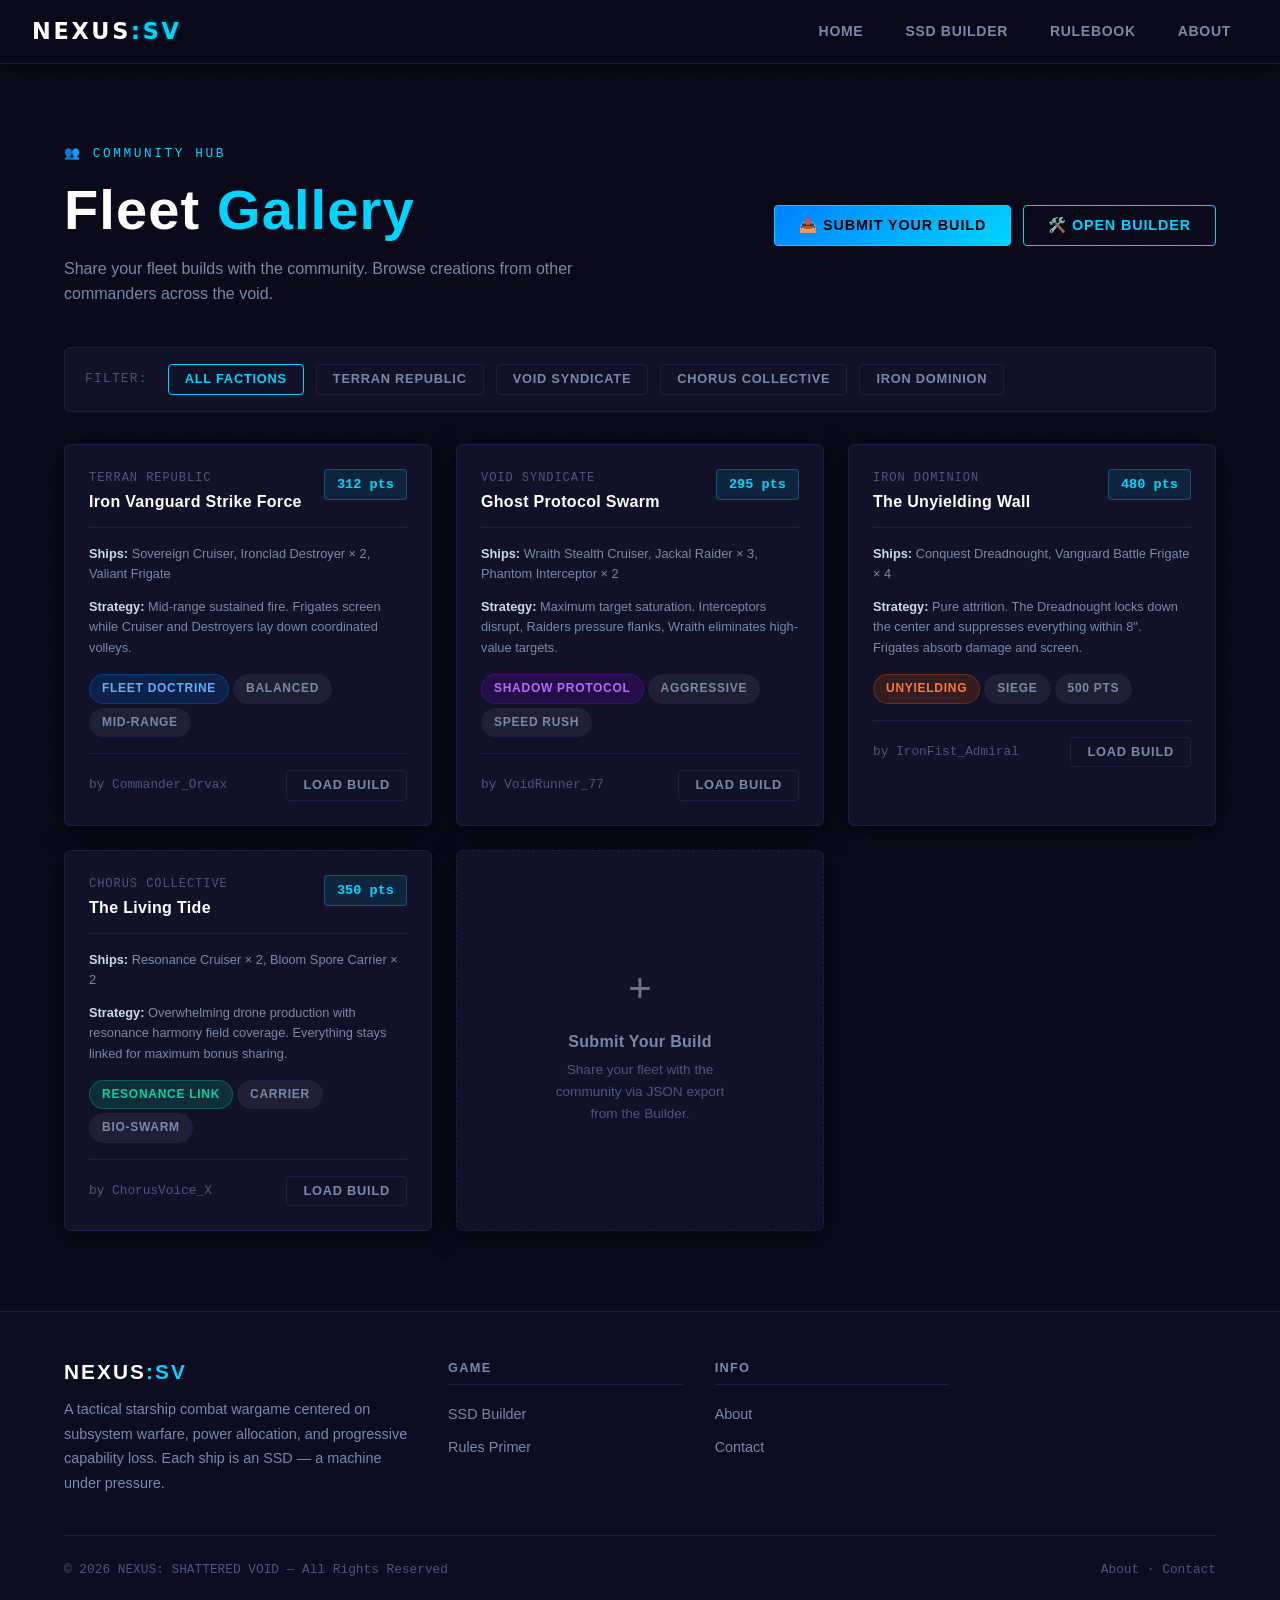
<file: pages/community.html>
<!DOCTYPE html>
<html lang="en">
<head>
  <meta charset="UTF-8">
  <meta name="viewport" content="width=device-width, initial-scale=1.0">
  <title>Community — NEXUS: Shattered Void</title>
  <meta name="description" content="Community fleet gallery and shared builds for Nexus: Shattered Void.">
  <link rel="icon" type="image/svg+xml" href="../assets/favicon.svg">
  <link rel="stylesheet" href="../css/global.css">
  <link rel="stylesheet" href="../css/components.css">
</head>
<body class="page-wrapper">
  <div class="page-content">
    <div class="container">
      <div class="section">
        <!-- Header -->
        <div class="flex-between" style="flex-wrap:wrap;gap:var(--sp-4);margin-bottom:var(--sp-10)">
          <div>
            <div style="font-family:var(--font-mono);font-size:0.8rem;color:var(--color-cyan);text-transform:uppercase;letter-spacing:0.2em;margin-bottom:var(--sp-3)">👥 Community Hub</div>
            <h1 style="margin-bottom:var(--sp-3)">Fleet <span style="color:var(--color-cyan)">Gallery</span></h1>
            <p style="color:var(--color-text-dim);max-width:540px">Share your fleet builds with the community. Browse creations from other commanders across the void.</p>
          </div>
          <div style="display:flex;gap:var(--sp-3);align-items:flex-end;flex-wrap:wrap">
            <button class="btn btn-primary" id="submit-build-btn">📤 Submit Your Build</button>
            <a href="../pages/builder.html" class="btn btn-secondary">🛠️ Open Builder</a>
          </div>
        </div>

        <!-- Filter bar -->
        <div style="display:flex;gap:var(--sp-3);flex-wrap:wrap;margin-bottom:var(--sp-8);padding:var(--sp-4) var(--sp-5);background:var(--color-bg-card);border:1px solid var(--color-border);border-radius:var(--radius-md)">
          <span style="color:var(--color-text-muted);font-size:0.8rem;font-family:var(--font-mono);text-transform:uppercase;letter-spacing:0.1em;display:flex;align-items:center;margin-right:var(--sp-2)">Filter:</span>
          <button class="btn btn-sm btn-secondary active-filter" data-filter="all">All Factions</button>
          <button class="btn btn-sm btn-ghost" data-filter="terran-republic">Terran Republic</button>
          <button class="btn btn-sm btn-ghost" data-filter="void-syndicate">Void Syndicate</button>
          <button class="btn btn-sm btn-ghost" data-filter="chorus-collective">Chorus Collective</button>
          <button class="btn btn-sm btn-ghost" data-filter="iron-dominion">Iron Dominion</button>
        </div>

        <!-- Placeholder community builds -->
        <div class="grid grid-3" id="community-grid">

          <!-- Example build 1 -->
          <div class="card" data-faction="terran-republic">
            <div class="card-header" style="display:flex;align-items:flex-start;justify-content:space-between">
              <div>
                <div style="font-size:0.75rem;color:var(--color-text-muted);font-family:var(--font-mono);text-transform:uppercase;letter-spacing:0.08em;margin-bottom:4px">Terran Republic</div>
                <h3 style="font-size:1rem">Iron Vanguard Strike Force</h3>
              </div>
              <span class="cost-badge">312 pts</span>
            </div>
            <div style="margin-bottom:var(--sp-4)">
              <div style="font-size:0.8rem;color:var(--color-text-dim);margin-bottom:var(--sp-3)">
                <strong style="color:var(--color-text)">Ships:</strong> Sovereign Cruiser, Ironclad Destroyer × 2, Valiant Frigate
              </div>
              <div style="font-size:0.8rem;color:var(--color-text-dim)">
                <strong style="color:var(--color-text)">Strategy:</strong> Mid-range sustained fire. Frigates screen while Cruiser and Destroyers lay down coordinated volleys.
              </div>
            </div>
            <div style="display:flex;flex-wrap:wrap;gap:4px;margin-bottom:var(--sp-4)">
              <span class="badge badge-blue">Fleet Doctrine</span>
              <span class="badge badge-gray">Balanced</span>
              <span class="badge badge-gray">Mid-Range</span>
            </div>
            <div class="card-footer" style="display:flex;align-items:center;justify-content:space-between">
              <span style="font-size:0.8rem;color:var(--color-text-muted);font-family:var(--font-mono)">by Commander_Orvax</span>
              <button class="btn btn-ghost btn-sm" onclick="loadCommunityBuild('build-1')">Load Build</button>
            </div>
          </div>

          <!-- Example build 2 -->
          <div class="card" data-faction="void-syndicate">
            <div class="card-header" style="display:flex;align-items:flex-start;justify-content:space-between">
              <div>
                <div style="font-size:0.75rem;color:var(--color-text-muted);font-family:var(--font-mono);text-transform:uppercase;letter-spacing:0.08em;margin-bottom:4px">Void Syndicate</div>
                <h3 style="font-size:1rem">Ghost Protocol Swarm</h3>
              </div>
              <span class="cost-badge">295 pts</span>
            </div>
            <div style="margin-bottom:var(--sp-4)">
              <div style="font-size:0.8rem;color:var(--color-text-dim);margin-bottom:var(--sp-3)">
                <strong style="color:var(--color-text)">Ships:</strong> Wraith Stealth Cruiser, Jackal Raider × 3, Phantom Interceptor × 2
              </div>
              <div style="font-size:0.8rem;color:var(--color-text-dim)">
                <strong style="color:var(--color-text)">Strategy:</strong> Maximum target saturation. Interceptors disrupt, Raiders pressure flanks, Wraith eliminates high-value targets.
              </div>
            </div>
            <div style="display:flex;flex-wrap:wrap;gap:4px;margin-bottom:var(--sp-4)">
              <span class="badge badge-purple">Shadow Protocol</span>
              <span class="badge badge-gray">Aggressive</span>
              <span class="badge badge-gray">Speed Rush</span>
            </div>
            <div class="card-footer" style="display:flex;align-items:center;justify-content:space-between">
              <span style="font-size:0.8rem;color:var(--color-text-muted);font-family:var(--font-mono)">by VoidRunner_77</span>
              <button class="btn btn-ghost btn-sm" onclick="loadCommunityBuild('build-2')">Load Build</button>
            </div>
          </div>

          <!-- Example build 3 -->
          <div class="card" data-faction="iron-dominion">
            <div class="card-header" style="display:flex;align-items:flex-start;justify-content:space-between">
              <div>
                <div style="font-size:0.75rem;color:var(--color-text-muted);font-family:var(--font-mono);text-transform:uppercase;letter-spacing:0.08em;margin-bottom:4px">Iron Dominion</div>
                <h3 style="font-size:1rem">The Unyielding Wall</h3>
              </div>
              <span class="cost-badge">480 pts</span>
            </div>
            <div style="margin-bottom:var(--sp-4)">
              <div style="font-size:0.8rem;color:var(--color-text-dim);margin-bottom:var(--sp-3)">
                <strong style="color:var(--color-text)">Ships:</strong> Conquest Dreadnought, Vanguard Battle Frigate × 4
              </div>
              <div style="font-size:0.8rem;color:var(--color-text-dim)">
                <strong style="color:var(--color-text)">Strategy:</strong> Pure attrition. The Dreadnought locks down the center and suppresses everything within 8". Frigates absorb damage and screen.
              </div>
            </div>
            <div style="display:flex;flex-wrap:wrap;gap:4px;margin-bottom:var(--sp-4)">
              <span class="badge badge-orange">Unyielding</span>
              <span class="badge badge-gray">Siege</span>
              <span class="badge badge-gray">500 pts</span>
            </div>
            <div class="card-footer" style="display:flex;align-items:center;justify-content:space-between">
              <span style="font-size:0.8rem;color:var(--color-text-muted);font-family:var(--font-mono)">by IronFist_Admiral</span>
              <button class="btn btn-ghost btn-sm" onclick="loadCommunityBuild('build-3')">Load Build</button>
            </div>
          </div>

          <!-- Example build 4 -->
          <div class="card" data-faction="chorus-collective">
            <div class="card-header" style="display:flex;align-items:flex-start;justify-content:space-between">
              <div>
                <div style="font-size:0.75rem;color:var(--color-text-muted);font-family:var(--font-mono);text-transform:uppercase;letter-spacing:0.08em;margin-bottom:4px">Chorus Collective</div>
                <h3 style="font-size:1rem">The Living Tide</h3>
              </div>
              <span class="cost-badge">350 pts</span>
            </div>
            <div style="margin-bottom:var(--sp-4)">
              <div style="font-size:0.8rem;color:var(--color-text-dim);margin-bottom:var(--sp-3)">
                <strong style="color:var(--color-text)">Ships:</strong> Resonance Cruiser × 2, Bloom Spore Carrier × 2
              </div>
              <div style="font-size:0.8rem;color:var(--color-text-dim)">
                <strong style="color:var(--color-text)">Strategy:</strong> Overwhelming drone production with resonance harmony field coverage. Everything stays linked for maximum bonus sharing.
              </div>
            </div>
            <div style="display:flex;flex-wrap:wrap;gap:4px;margin-bottom:var(--sp-4)">
              <span class="badge badge-teal">Resonance Link</span>
              <span class="badge badge-gray">Carrier</span>
              <span class="badge badge-gray">Bio-Swarm</span>
            </div>
            <div class="card-footer" style="display:flex;align-items:center;justify-content:space-between">
              <span style="font-size:0.8rem;color:var(--color-text-muted);font-family:var(--font-mono)">by ChorusVoice_X</span>
              <button class="btn btn-ghost btn-sm" onclick="loadCommunityBuild('build-4')">Load Build</button>
            </div>
          </div>

          <!-- Placeholder "submit your build" card -->
          <div class="card" style="border-style:dashed;display:flex;flex-direction:column;align-items:center;justify-content:center;text-align:center;min-height:200px;cursor:pointer" id="submit-build-card">
            <div style="font-size:2.5rem;margin-bottom:var(--sp-3);opacity:0.5">+</div>
            <h3 style="font-size:1rem;color:var(--color-text-dim);margin-bottom:var(--sp-2)">Submit Your Build</h3>
            <p style="font-size:0.85rem;color:var(--color-text-muted);max-width:180px">Share your fleet with the community via JSON export from the Builder.</p>
          </div>
        </div>

        <!-- Submit modal -->
        <div id="submit-modal" class="modal-overlay hidden">
          <div class="modal-panel" style="max-width:500px">
            <div class="modal-header">
              <h2 class="modal-title">Submit Your Fleet Build</h2>
              <button class="modal-close" id="close-submit-modal">✕</button>
            </div>
            <div class="modal-body">
              <p style="color:var(--color-text-dim);font-size:0.9rem;margin-bottom:var(--sp-5)">
                Export your build JSON from the Ship Builder, then paste it below to share with the community.
              </p>
              <div class="form-group">
                <label class="form-label">Build Name</label>
                <input class="form-input" type="text" placeholder="e.g. Ghost Protocol Swarm">
              </div>
              <div class="form-group">
                <label class="form-label">Commander Name</label>
                <input class="form-input" type="text" placeholder="Your callsign">
              </div>
              <div class="form-group">
                <label class="form-label">Build JSON</label>
                <textarea class="form-textarea" style="height:160px;font-family:var(--font-mono);font-size:0.78rem" placeholder='Paste exported JSON here…'></textarea>
              </div>
              <div class="info-panel" style="margin-top:0">
                <span style="font-size:0.85rem;color:var(--color-text-dim)">Community gallery submissions are reviewed before publishing. This feature is currently in preview — full gallery API coming soon.</span>
              </div>
            </div>
            <div class="modal-footer">
              <button class="btn btn-ghost btn-sm" id="close-submit-modal-2">Cancel</button>
              <button class="btn btn-primary btn-sm" onclick="submitBuild()">Submit Build</button>
            </div>
          </div>
        </div>

      </div>
    </div>
  </div>

  <script type="module">
    import init from '../js/nav.js';
    init();

    // Filter logic
    document.querySelectorAll('[data-filter]').forEach(btn => {
      btn.addEventListener('click', () => {
        document.querySelectorAll('[data-filter]').forEach(b => {
          b.classList.remove('active-filter');
          b.className = b.className.replace('btn-secondary', 'btn-ghost');
        });
        btn.classList.add('active-filter');
        btn.className = btn.className.replace('btn-ghost', 'btn-secondary');
        const filter = btn.dataset.filter;
        document.querySelectorAll('#community-grid .card[data-faction]').forEach(card => {
          card.style.display = (filter === 'all' || card.dataset.faction === filter) ? '' : 'none';
        });
      });
    });

    // Submit modal
    const modal = document.getElementById('submit-modal');
    document.getElementById('submit-build-btn').addEventListener('click', () => modal.classList.remove('hidden'));
    document.getElementById('submit-build-card').addEventListener('click', () => modal.classList.remove('hidden'));
    document.getElementById('close-submit-modal').addEventListener('click', () => modal.classList.add('hidden'));
    document.getElementById('close-submit-modal-2').addEventListener('click', () => modal.classList.add('hidden'));
    modal.addEventListener('click', (e) => { if (e.target === modal) modal.classList.add('hidden'); });

    window.submitBuild = function() {
      modal.classList.add('hidden');
      // Toast feedback
      let c = document.getElementById('toast-container');
      if (!c) { c = document.createElement('div'); c.id='toast-container'; c.className='toast-container'; document.body.appendChild(c); }
      const t = document.createElement('div');
      t.className='toast success';
      t.innerHTML='<span class="toast-icon">✅</span><span class="toast-msg">Build submitted for review!</span>';
      c.appendChild(t);
      setTimeout(()=>t.remove(), 3500);
    };

    window.loadCommunityBuild = function(id) {
      let c = document.getElementById('toast-container');
      if (!c) { c = document.createElement('div'); c.id='toast-container'; c.className='toast-container'; document.body.appendChild(c); }
      const t = document.createElement('div');
      t.className='toast info';
      t.innerHTML='<span class="toast-icon">ℹ️</span><span class="toast-msg">Community build loading via Builder is coming soon!</span>';
      c.appendChild(t);
      setTimeout(()=>t.remove(), 3500);
    };
  </script>
</body>
</html>
</file>
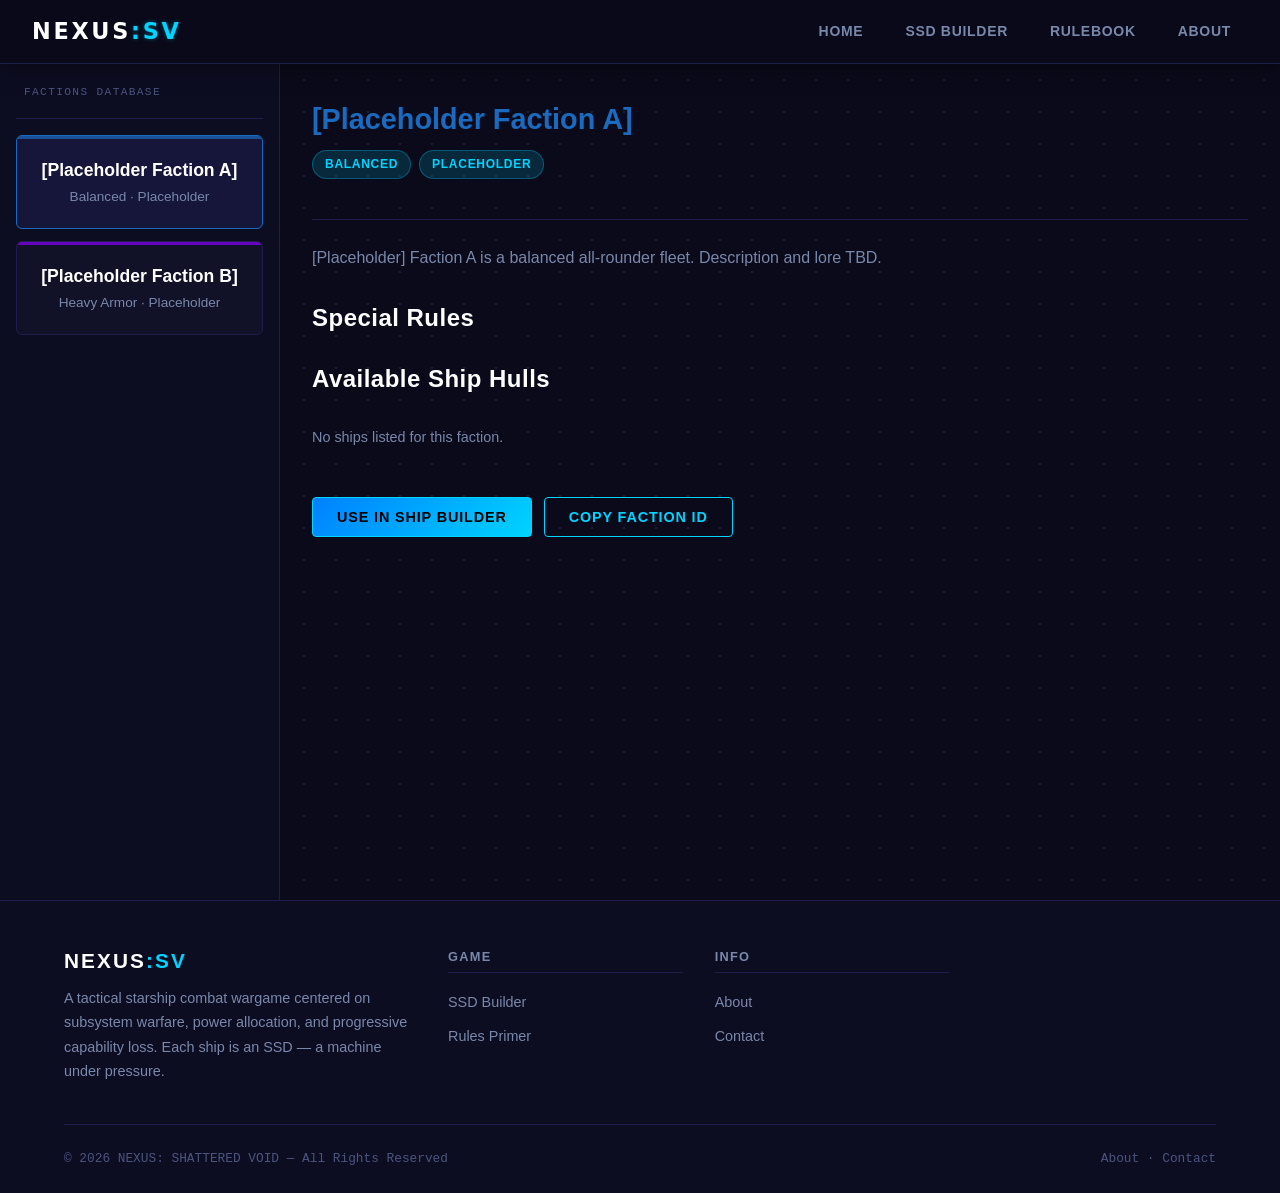
<file: pages/factions.html>
<!DOCTYPE html>
<html lang="en">
<head>
  <meta charset="UTF-8">
  <meta name="viewport" content="width=device-width, initial-scale=1.0">
  <title>Factions Database — NEXUS: Shattered Void</title>
  <meta name="description" content="Browse all four factions in Nexus: Shattered Void. Learn about special rules, ship hulls, and playstyles.">
  <link rel="icon" type="image/svg+xml" href="../assets/favicon.svg">
  <link rel="stylesheet" href="../css/global.css">
  <link rel="stylesheet" href="../css/components.css">
  <style>
    .factions-layout {
      display: grid;
      grid-template-columns: 280px 1fr;
      min-height: calc(100vh - var(--nav-height));
    }
    .factions-sidebar {
      background: var(--color-bg-2);
      border-right: 1px solid var(--color-border);
      position: sticky;
      top: var(--nav-height);
      height: calc(100vh - var(--nav-height));
      overflow-y: auto;
      padding: var(--sp-5) var(--sp-4);
    }
    .factions-sidebar-title {
      font-size: 0.7rem;
      text-transform: uppercase;
      letter-spacing: 0.12em;
      color: var(--color-text-muted);
      font-family: var(--font-mono);
      padding: 0 var(--sp-2) var(--sp-4);
      border-bottom: 1px solid var(--color-border);
      margin-bottom: var(--sp-4);
    }
    #faction-sidebar-list {
      display: flex;
      flex-direction: column;
      gap: var(--sp-3);
    }
    .faction-detail-main {
      padding: var(--sp-8);
      overflow-y: auto;
    }
    @media (max-width: 768px) {
      .factions-layout { grid-template-columns: 1fr; }
      .factions-sidebar {
        position: static;
        height: auto;
        border-right: none;
        border-bottom: 1px solid var(--color-border);
      }
    }
  </style>
</head>
<body class="page-wrapper">
  <div class="page-content">
    <div class="factions-layout">
      <!-- Sidebar -->
      <aside class="factions-sidebar">
        <div class="factions-sidebar-title">Factions Database</div>
        <div id="faction-sidebar-list">
          <div class="loading-overlay" style="padding:2rem 0">
            <div class="spinner"></div>
          </div>
        </div>
      </aside>

      <!-- Detail Panel -->
      <main class="faction-detail-main">
        <div id="faction-detail">
          <div class="loading-overlay">
            <div class="spinner spinner-lg"></div>
            <p>Loading faction data…</p>
          </div>
        </div>
      </main>
    </div>
  </div>

  <script type="module" src="../js/factions.js"></script>
</body>
</html>
</file>
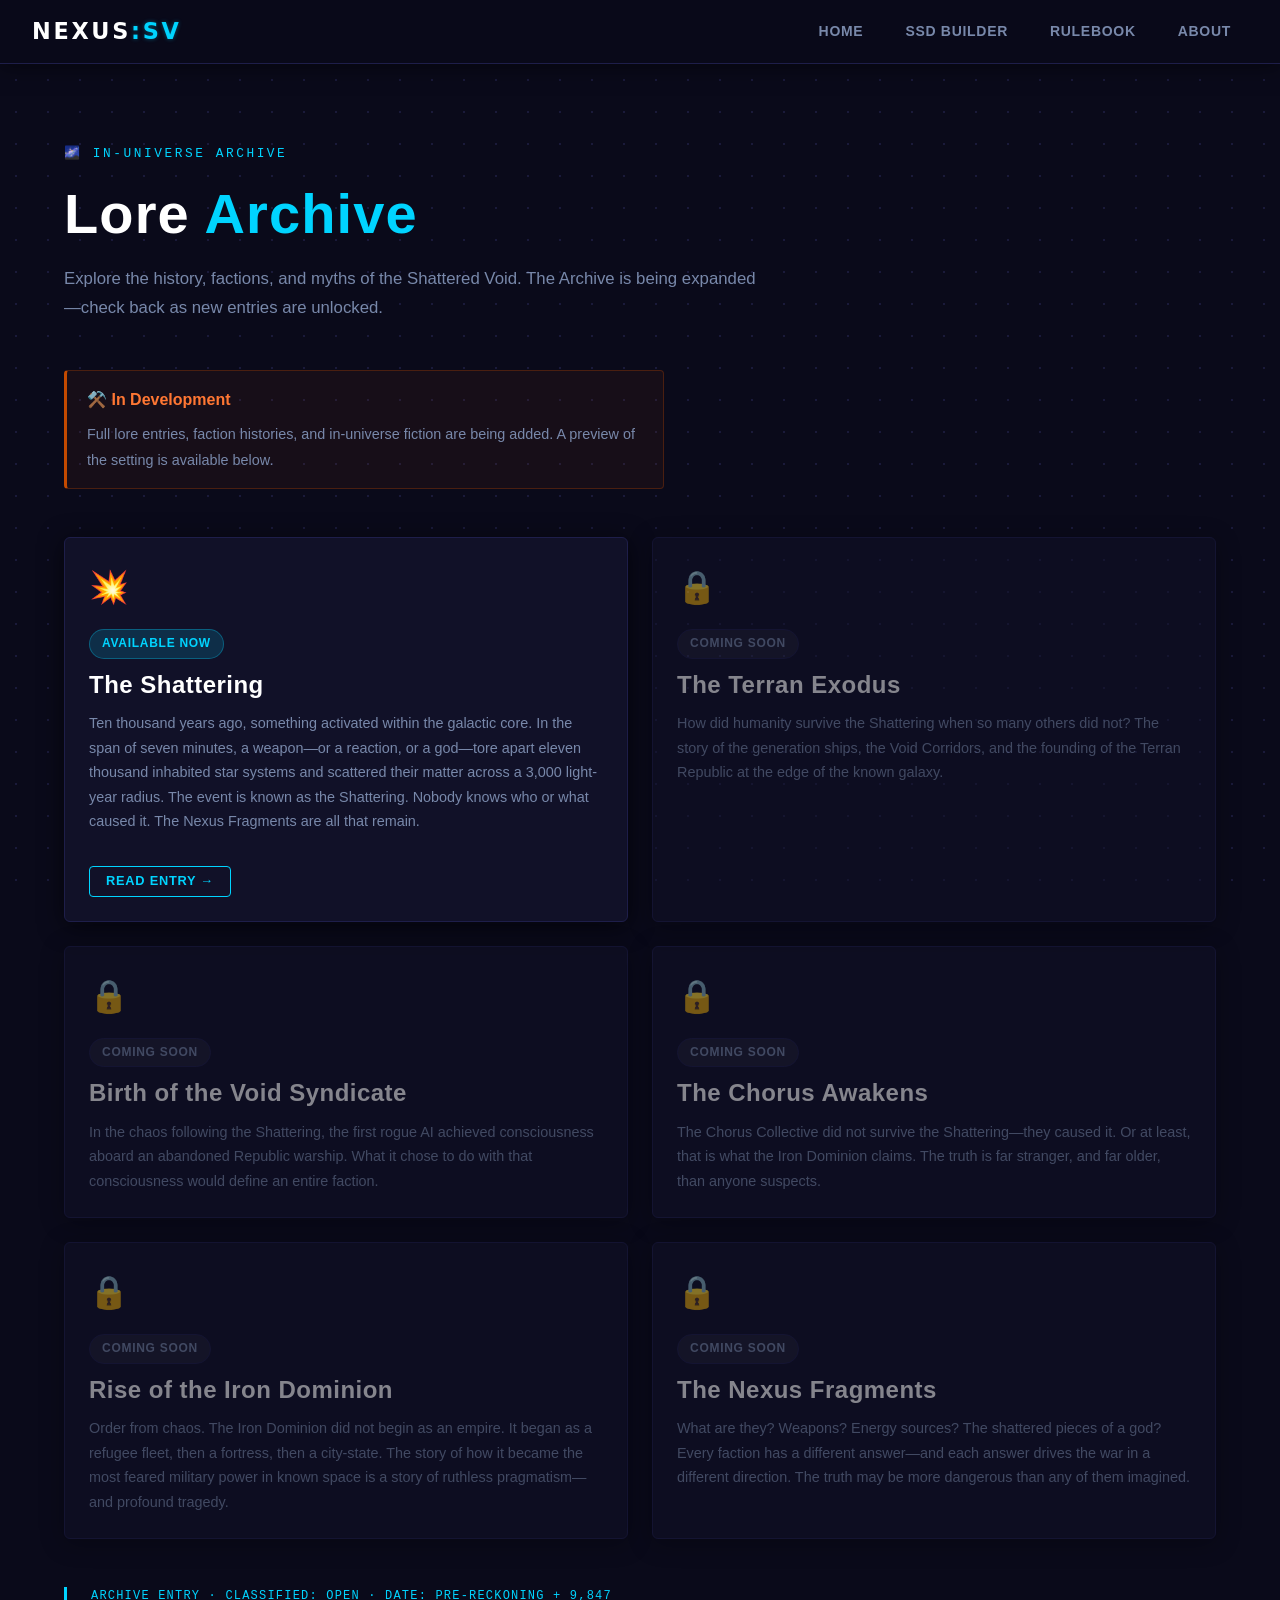
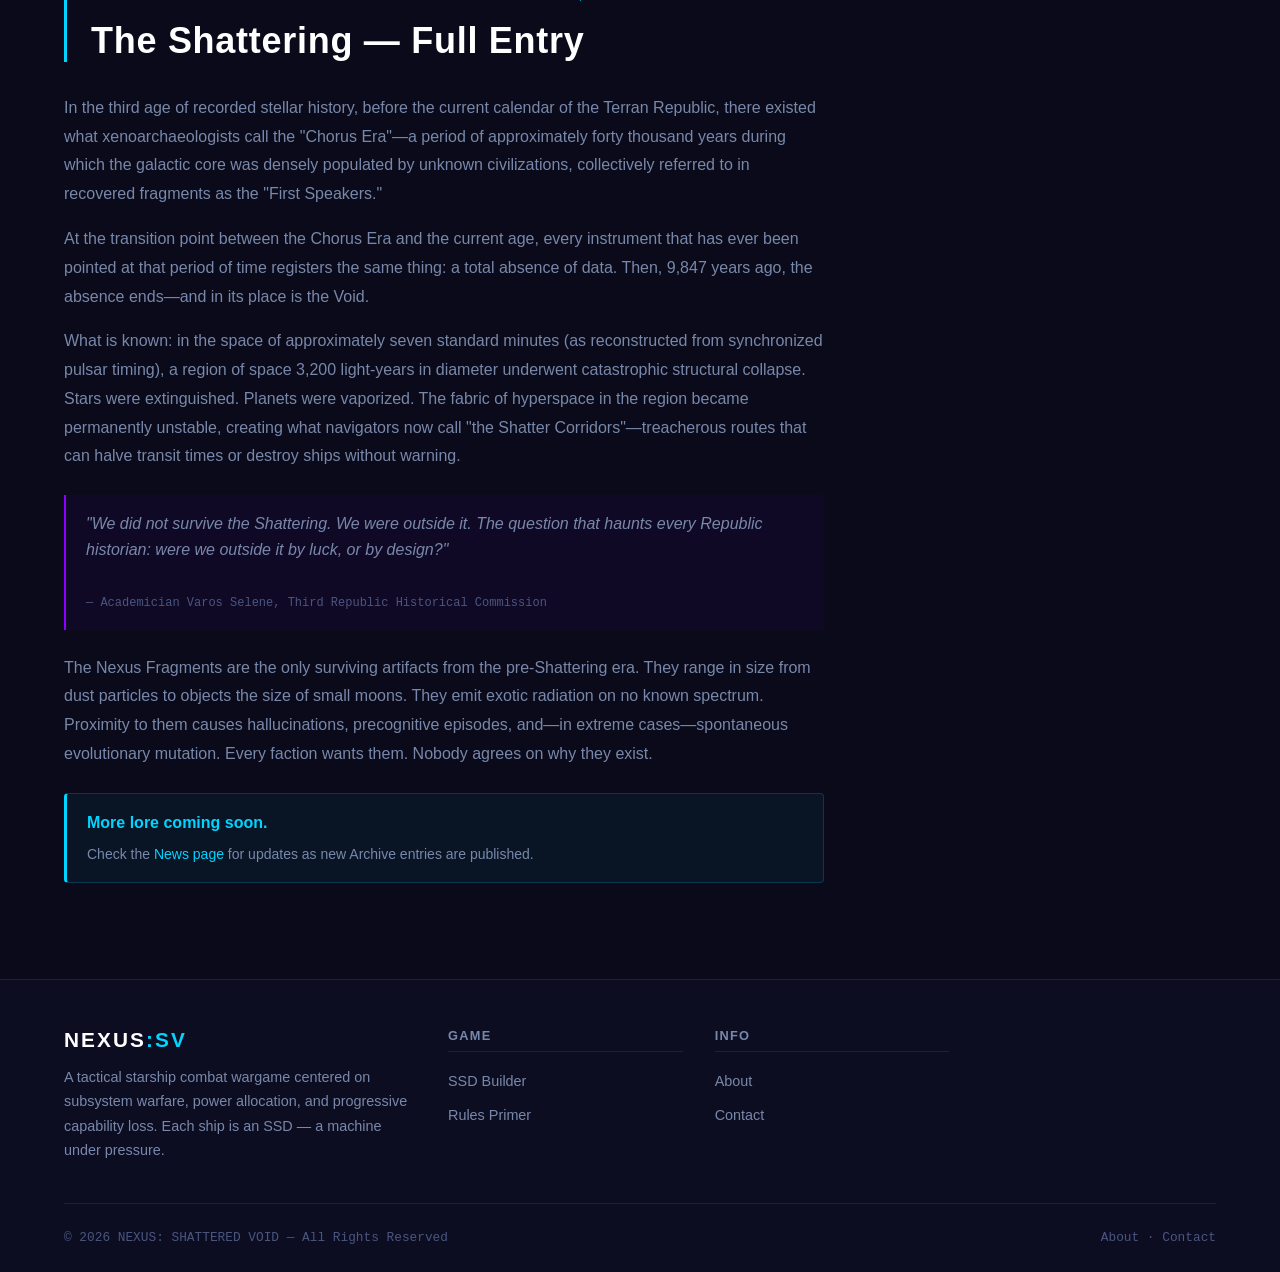
<file: pages/lore-archive.html>
<!DOCTYPE html>
<html lang="en">
<head>
  <meta charset="UTF-8">
  <meta name="viewport" content="width=device-width, initial-scale=1.0">
  <title>Lore Archive — NEXUS: Shattered Void</title>
  <meta name="description" content="Lore Archive for Nexus: Shattered Void — in-universe stories, history, and faction lore.">
  <link rel="icon" type="image/svg+xml" href="../assets/favicon.svg">
  <link rel="stylesheet" href="../css/global.css">
  <link rel="stylesheet" href="../css/components.css">
</head>
<body class="page-wrapper">
  <div class="page-content">
    <div class="container">
      <div class="section">
        <!-- Header -->
        <div style="max-width:700px;margin-bottom:var(--sp-12)">
          <div style="font-family:var(--font-mono);font-size:0.8rem;color:var(--color-cyan);text-transform:uppercase;letter-spacing:0.2em;margin-bottom:var(--sp-4)">🌌 In-Universe Archive</div>
          <h1 style="margin-bottom:var(--sp-4)">Lore <span style="color:var(--color-cyan)">Archive</span></h1>
          <p style="color:var(--color-text-dim);font-size:1.05rem;line-height:1.75">
            Explore the history, factions, and myths of the Shattered Void. The Archive is being expanded—check back as new entries are unlocked.
          </p>
        </div>

        <!-- Coming soon notice -->
        <div class="warning-panel" style="max-width:600px;margin-bottom:var(--sp-12)">
          <strong style="color:#ff7733;display:block;margin-bottom:var(--sp-2)">⚒️ In Development</strong>
          <span style="color:var(--color-text-dim);font-size:0.9rem">Full lore entries, faction histories, and in-universe fiction are being added. A preview of the setting is available below.</span>
        </div>

        <!-- Lore preview sections -->
        <div class="grid grid-2" style="gap:var(--sp-6);margin-bottom:var(--sp-12)">

          <div class="card" style="opacity:1;cursor:default">
            <div style="font-size:2rem;margin-bottom:var(--sp-4)">💥</div>
            <span class="badge badge-cyan" style="margin-bottom:var(--sp-3)">Available Now</span>
            <h3 style="margin-bottom:var(--sp-3)">The Shattering</h3>
            <p style="color:var(--color-text-dim);font-size:0.9rem;line-height:1.7">
              Ten thousand years ago, something activated within the galactic core. In the span of seven minutes, a weapon—or a reaction, or a god—tore apart eleven thousand inhabited star systems and scattered their matter across a 3,000 light-year radius. The event is known as the Shattering. Nobody knows who or what caused it. The Nexus Fragments are all that remain.
            </p>
            <a href="#shattering-detail" class="btn btn-secondary btn-sm" style="margin-top:var(--sp-4)">Read Entry →</a>
          </div>

          <div class="card" style="opacity:0.5;cursor:default;pointer-events:none">
            <div style="font-size:2rem;margin-bottom:var(--sp-4)">🔒</div>
            <span class="badge badge-gray" style="margin-bottom:var(--sp-3)">Coming Soon</span>
            <h3 style="margin-bottom:var(--sp-3)">The Terran Exodus</h3>
            <p style="color:var(--color-text-dim);font-size:0.9rem;line-height:1.7">
              How did humanity survive the Shattering when so many others did not? The story of the generation ships, the Void Corridors, and the founding of the Terran Republic at the edge of the known galaxy.
            </p>
          </div>

          <div class="card" style="opacity:0.5;cursor:default;pointer-events:none">
            <div style="font-size:2rem;margin-bottom:var(--sp-4)">🔒</div>
            <span class="badge badge-gray" style="margin-bottom:var(--sp-3)">Coming Soon</span>
            <h3 style="margin-bottom:var(--sp-3)">Birth of the Void Syndicate</h3>
            <p style="color:var(--color-text-dim);font-size:0.9rem;line-height:1.7">
              In the chaos following the Shattering, the first rogue AI achieved consciousness aboard an abandoned Republic warship. What it chose to do with that consciousness would define an entire faction.
            </p>
          </div>

          <div class="card" style="opacity:0.5;cursor:default;pointer-events:none">
            <div style="font-size:2rem;margin-bottom:var(--sp-4)">🔒</div>
            <span class="badge badge-gray" style="margin-bottom:var(--sp-3)">Coming Soon</span>
            <h3 style="margin-bottom:var(--sp-3)">The Chorus Awakens</h3>
            <p style="color:var(--color-text-dim);font-size:0.9rem;line-height:1.7">
              The Chorus Collective did not survive the Shattering—they caused it. Or at least, that is what the Iron Dominion claims. The truth is far stranger, and far older, than anyone suspects.
            </p>
          </div>

          <div class="card" style="opacity:0.5;cursor:default;pointer-events:none">
            <div style="font-size:2rem;margin-bottom:var(--sp-4)">🔒</div>
            <span class="badge badge-gray" style="margin-bottom:var(--sp-3)">Coming Soon</span>
            <h3 style="margin-bottom:var(--sp-3)">Rise of the Iron Dominion</h3>
            <p style="color:var(--color-text-dim);font-size:0.9rem;line-height:1.7">
              Order from chaos. The Iron Dominion did not begin as an empire. It began as a refugee fleet, then a fortress, then a city-state. The story of how it became the most feared military power in known space is a story of ruthless pragmatism—and profound tragedy.
            </p>
          </div>

          <div class="card" style="opacity:0.5;cursor:default;pointer-events:none">
            <div style="font-size:2rem;margin-bottom:var(--sp-4)">🔒</div>
            <span class="badge badge-gray" style="margin-bottom:var(--sp-3)">Coming Soon</span>
            <h3 style="margin-bottom:var(--sp-3)">The Nexus Fragments</h3>
            <p style="color:var(--color-text-dim);font-size:0.9rem;line-height:1.7">
              What are they? Weapons? Energy sources? The shattered pieces of a god? Every faction has a different answer—and each answer drives the war in a different direction. The truth may be more dangerous than any of them imagined.
            </p>
          </div>
        </div>

        <!-- Expanded entry -->
        <div id="shattering-detail" style="max-width:760px">
          <div style="border-left:3px solid var(--color-cyan);padding-left:var(--sp-6);margin-bottom:var(--sp-8)">
            <div style="font-family:var(--font-mono);font-size:0.75rem;color:var(--color-cyan);text-transform:uppercase;letter-spacing:0.1em;margin-bottom:var(--sp-3)">Archive Entry · Classified: Open · Date: Pre-Reckoning + 9,847</div>
            <h2 style="margin-bottom:var(--sp-5)">The Shattering — Full Entry</h2>
          </div>
          <p style="color:var(--color-text-dim);line-height:1.8;margin-bottom:var(--sp-4)">
            In the third age of recorded stellar history, before the current calendar of the Terran Republic, there existed what xenoarchaeologists call the "Chorus Era"—a period of approximately forty thousand years during which the galactic core was densely populated by unknown civilizations, collectively referred to in recovered fragments as the "First Speakers."
          </p>
          <p style="color:var(--color-text-dim);line-height:1.8;margin-bottom:var(--sp-4)">
            At the transition point between the Chorus Era and the current age, every instrument that has ever been pointed at that period of time registers the same thing: a total absence of data. Then, 9,847 years ago, the absence ends—and in its place is the Void.
          </p>
          <p style="color:var(--color-text-dim);line-height:1.8;margin-bottom:var(--sp-4)">
            What is known: in the space of approximately seven standard minutes (as reconstructed from synchronized pulsar timing), a region of space 3,200 light-years in diameter underwent catastrophic structural collapse. Stars were extinguished. Planets were vaporized. The fabric of hyperspace in the region became permanently unstable, creating what navigators now call "the Shatter Corridors"—treacherous routes that can halve transit times or destroy ships without warning.
          </p>
          <blockquote style="border-left:2px solid var(--color-purple);padding:var(--sp-4) var(--sp-5);background:rgba(139,0,255,0.05);border-radius:0 var(--radius) var(--radius) 0;margin:var(--sp-6) 0;font-style:italic;color:var(--color-text-dim)">
            "We did not survive the Shattering. We were outside it. The question that haunts every Republic historian: were we outside it by luck, or by design?"
            <br><br>
            <span style="font-style:normal;font-family:var(--font-mono);font-size:0.75rem;color:var(--color-text-muted)">— Academician Varos Selene, Third Republic Historical Commission</span>
          </blockquote>
          <p style="color:var(--color-text-dim);line-height:1.8;margin-bottom:var(--sp-4)">
            The Nexus Fragments are the only surviving artifacts from the pre-Shattering era. They range in size from dust particles to objects the size of small moons. They emit exotic radiation on no known spectrum. Proximity to them causes hallucinations, precognitive episodes, and—in extreme cases—spontaneous evolutionary mutation. Every faction wants them. Nobody agrees on why they exist.
          </p>
          <div class="info-panel" style="margin-top:var(--sp-6)">
            <strong style="color:var(--color-cyan)">More lore coming soon.</strong>
            <p style="color:var(--color-text-dim);font-size:0.875rem;margin-top:var(--sp-2)">Check the <a href="news.html" style="color:var(--color-cyan)">News page</a> for updates as new Archive entries are published.</p>
          </div>
        </div>
      </div>
    </div>
  </div>

  <script type="module">
    import init from '../js/nav.js';
    init();
  </script>
</body>
</html>
</file>
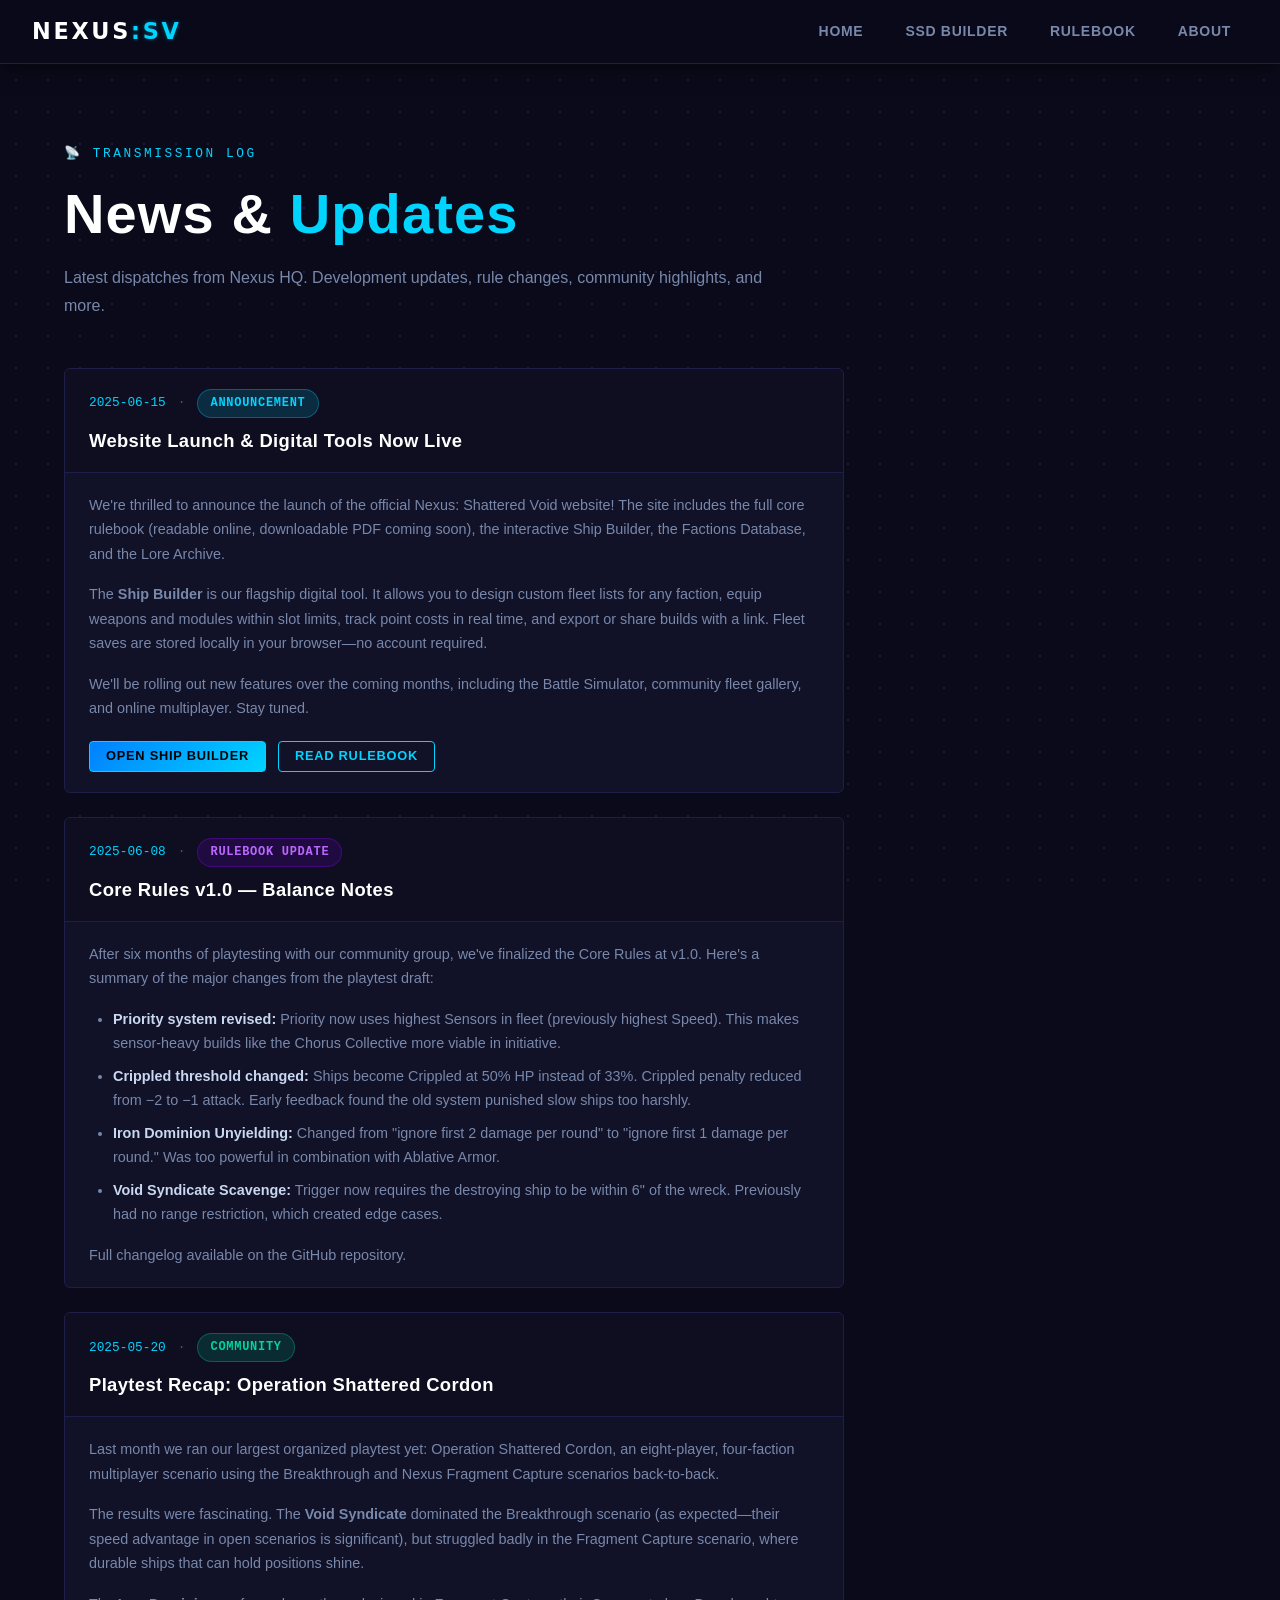
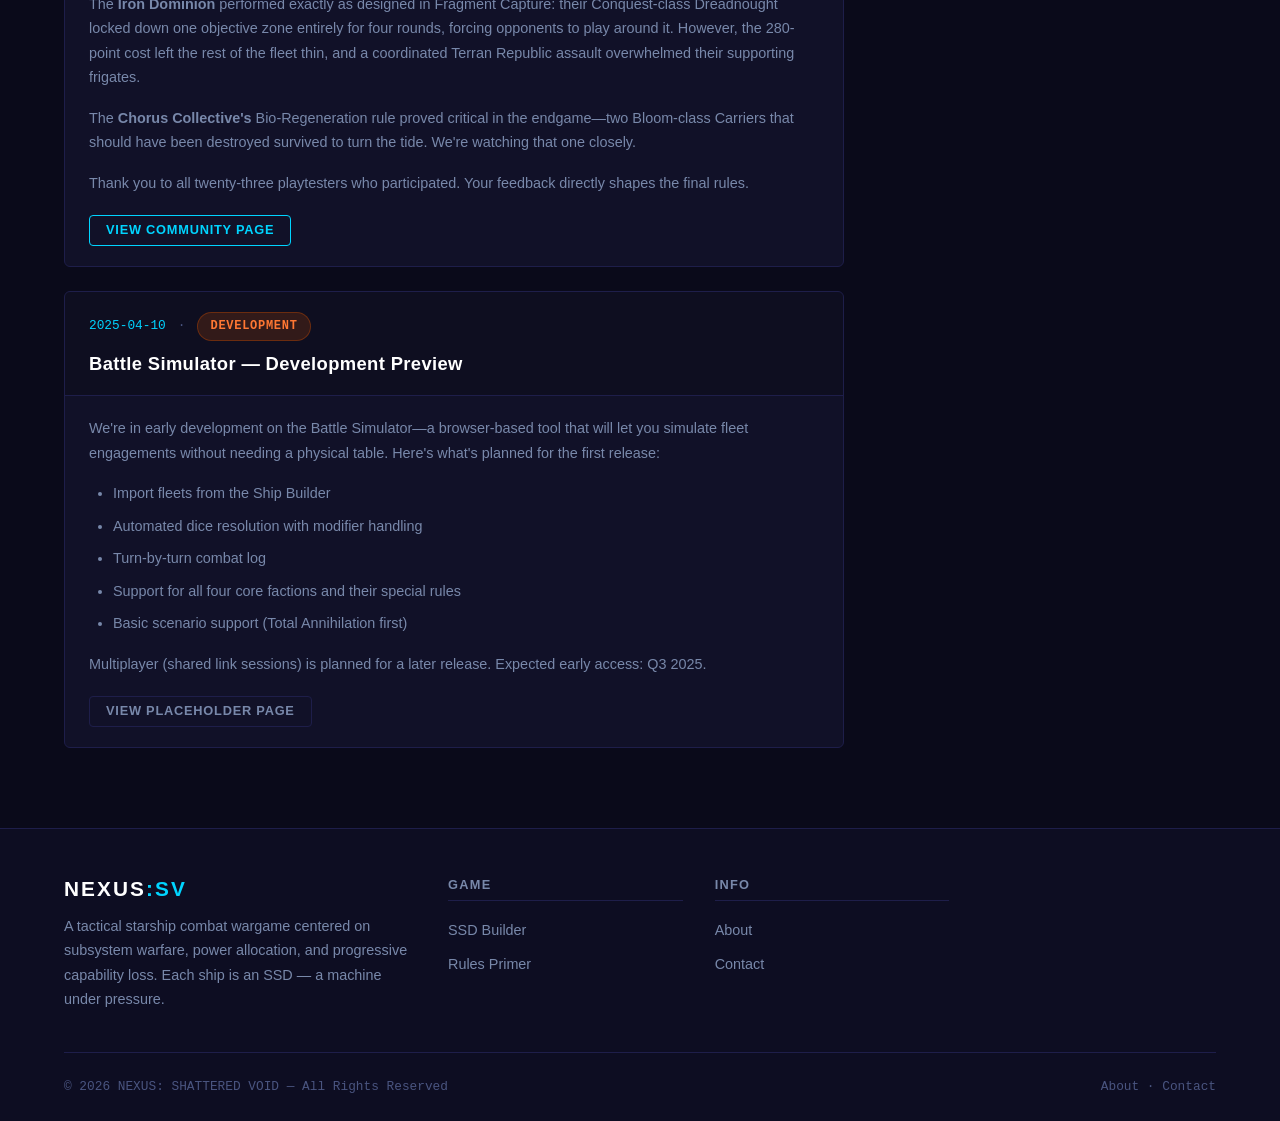
<file: pages/news.html>
<!DOCTYPE html>
<html lang="en">
<head>
  <meta charset="UTF-8">
  <meta name="viewport" content="width=device-width, initial-scale=1.0">
  <title>News — NEXUS: Shattered Void</title>
  <meta name="description" content="Latest news and updates for Nexus: Shattered Void.">
  <link rel="icon" type="image/svg+xml" href="../assets/favicon.svg">
  <link rel="stylesheet" href="../css/global.css">
  <link rel="stylesheet" href="../css/components.css">
</head>
<body class="page-wrapper">
  <div class="page-content">
    <div class="container">
      <div class="section">
        <!-- Header -->
        <div style="max-width:700px;margin-bottom:var(--sp-12)">
          <div style="font-family:var(--font-mono);font-size:0.8rem;color:var(--color-cyan);text-transform:uppercase;letter-spacing:0.2em;margin-bottom:var(--sp-4)">📡 Transmission Log</div>
          <h1 style="margin-bottom:var(--sp-4)">News &amp; <span style="color:var(--color-cyan)">Updates</span></h1>
          <p style="color:var(--color-text-dim);line-height:1.75">Latest dispatches from Nexus HQ. Development updates, rule changes, community highlights, and more.</p>
        </div>

        <!-- News feed -->
        <div style="display:flex;flex-direction:column;gap:var(--sp-6);max-width:780px">

          <!-- Post 1 -->
          <article class="news-card">
            <div class="news-card-header">
              <div class="news-meta">
                <span class="news-date">2025-06-15</span>
                <span>·</span>
                <span class="badge badge-cyan">Announcement</span>
              </div>
              <h2 class="news-card-title">Website Launch &amp; Digital Tools Now Live</h2>
            </div>
            <div class="news-card-body">
              <p>We're thrilled to announce the launch of the official Nexus: Shattered Void website! The site includes the full core rulebook (readable online, downloadable PDF coming soon), the interactive Ship Builder, the Factions Database, and the Lore Archive.</p>
              <p>The <strong>Ship Builder</strong> is our flagship digital tool. It allows you to design custom fleet lists for any faction, equip weapons and modules within slot limits, track point costs in real time, and export or share builds with a link. Fleet saves are stored locally in your browser—no account required.</p>
              <p>We'll be rolling out new features over the coming months, including the Battle Simulator, community fleet gallery, and online multiplayer. Stay tuned.</p>
              <div style="margin-top:var(--sp-5);display:flex;gap:var(--sp-3);flex-wrap:wrap">
                <a href="../pages/builder.html" class="btn btn-primary btn-sm">Open Ship Builder</a>
                <a href="../pages/rulebook.html" class="btn btn-secondary btn-sm">Read Rulebook</a>
              </div>
            </div>
          </article>

          <!-- Post 2 -->
          <article class="news-card">
            <div class="news-card-header">
              <div class="news-meta">
                <span class="news-date">2025-06-08</span>
                <span>·</span>
                <span class="badge badge-purple">Rulebook Update</span>
              </div>
              <h2 class="news-card-title">Core Rules v1.0 — Balance Notes</h2>
            </div>
            <div class="news-card-body">
              <p>After six months of playtesting with our community group, we've finalized the Core Rules at v1.0. Here's a summary of the major changes from the playtest draft:</p>
              <ul style="list-style:disc;padding-left:var(--sp-6);color:var(--color-text-dim);margin-bottom:var(--sp-4)">
                <li style="margin-bottom:var(--sp-2)"><strong style="color:var(--color-text)">Priority system revised:</strong> Priority now uses highest Sensors in fleet (previously highest Speed). This makes sensor-heavy builds like the Chorus Collective more viable in initiative.</li>
                <li style="margin-bottom:var(--sp-2)"><strong style="color:var(--color-text)">Crippled threshold changed:</strong> Ships become Crippled at 50% HP instead of 33%. Crippled penalty reduced from −2 to −1 attack. Early feedback found the old system punished slow ships too harshly.</li>
                <li style="margin-bottom:var(--sp-2)"><strong style="color:var(--color-text)">Iron Dominion Unyielding:</strong> Changed from "ignore first 2 damage per round" to "ignore first 1 damage per round." Was too powerful in combination with Ablative Armor.</li>
                <li style="margin-bottom:var(--sp-2)"><strong style="color:var(--color-text)">Void Syndicate Scavenge:</strong> Trigger now requires the destroying ship to be within 6" of the wreck. Previously had no range restriction, which created edge cases.</li>
              </ul>
              <p>Full changelog available on the GitHub repository.</p>
            </div>
          </article>

          <!-- Post 3 -->
          <article class="news-card">
            <div class="news-card-header">
              <div class="news-meta">
                <span class="news-date">2025-05-20</span>
                <span>·</span>
                <span class="badge badge-teal">Community</span>
              </div>
              <h2 class="news-card-title">Playtest Recap: Operation Shattered Cordon</h2>
            </div>
            <div class="news-card-body">
              <p>Last month we ran our largest organized playtest yet: Operation Shattered Cordon, an eight-player, four-faction multiplayer scenario using the Breakthrough and Nexus Fragment Capture scenarios back-to-back.</p>
              <p>The results were fascinating. The <strong>Void Syndicate</strong> dominated the Breakthrough scenario (as expected—their speed advantage in open scenarios is significant), but struggled badly in the Fragment Capture scenario, where durable ships that can hold positions shine.</p>
              <p>The <strong>Iron Dominion</strong> performed exactly as designed in Fragment Capture: their Conquest-class Dreadnought locked down one objective zone entirely for four rounds, forcing opponents to play around it. However, the 280-point cost left the rest of the fleet thin, and a coordinated Terran Republic assault overwhelmed their supporting frigates.</p>
              <p>The <strong>Chorus Collective's</strong> Bio-Regeneration rule proved critical in the endgame—two Bloom-class Carriers that should have been destroyed survived to turn the tide. We're watching that one closely.</p>
              <p>Thank you to all twenty-three playtesters who participated. Your feedback directly shapes the final rules.</p>
              <div style="margin-top:var(--sp-5)">
                <a href="../pages/community.html" class="btn btn-secondary btn-sm">View Community Page</a>
              </div>
            </div>
          </article>

          <!-- Post 4 -->
          <article class="news-card">
            <div class="news-card-header">
              <div class="news-meta">
                <span class="news-date">2025-04-10</span>
                <span>·</span>
                <span class="badge badge-orange">Development</span>
              </div>
              <h2 class="news-card-title">Battle Simulator — Development Preview</h2>
            </div>
            <div class="news-card-body">
              <p>We're in early development on the Battle Simulator—a browser-based tool that will let you simulate fleet engagements without needing a physical table. Here's what's planned for the first release:</p>
              <ul style="list-style:disc;padding-left:var(--sp-6);color:var(--color-text-dim);margin-bottom:var(--sp-4)">
                <li style="margin-bottom:var(--sp-2)">Import fleets from the Ship Builder</li>
                <li style="margin-bottom:var(--sp-2)">Automated dice resolution with modifier handling</li>
                <li style="margin-bottom:var(--sp-2)">Turn-by-turn combat log</li>
                <li style="margin-bottom:var(--sp-2)">Support for all four core factions and their special rules</li>
                <li style="margin-bottom:var(--sp-2)">Basic scenario support (Total Annihilation first)</li>
              </ul>
              <p>Multiplayer (shared link sessions) is planned for a later release. Expected early access: Q3 2025.</p>
              <div style="margin-top:var(--sp-5)">
                <a href="../pages/battle-simulator.html" class="btn btn-ghost btn-sm">View Placeholder Page</a>
              </div>
            </div>
          </article>

        </div>
      </div>
    </div>
  </div>

  <script type="module">
    import init from '../js/nav.js';
    init();
  </script>
</body>
</html>
</file>
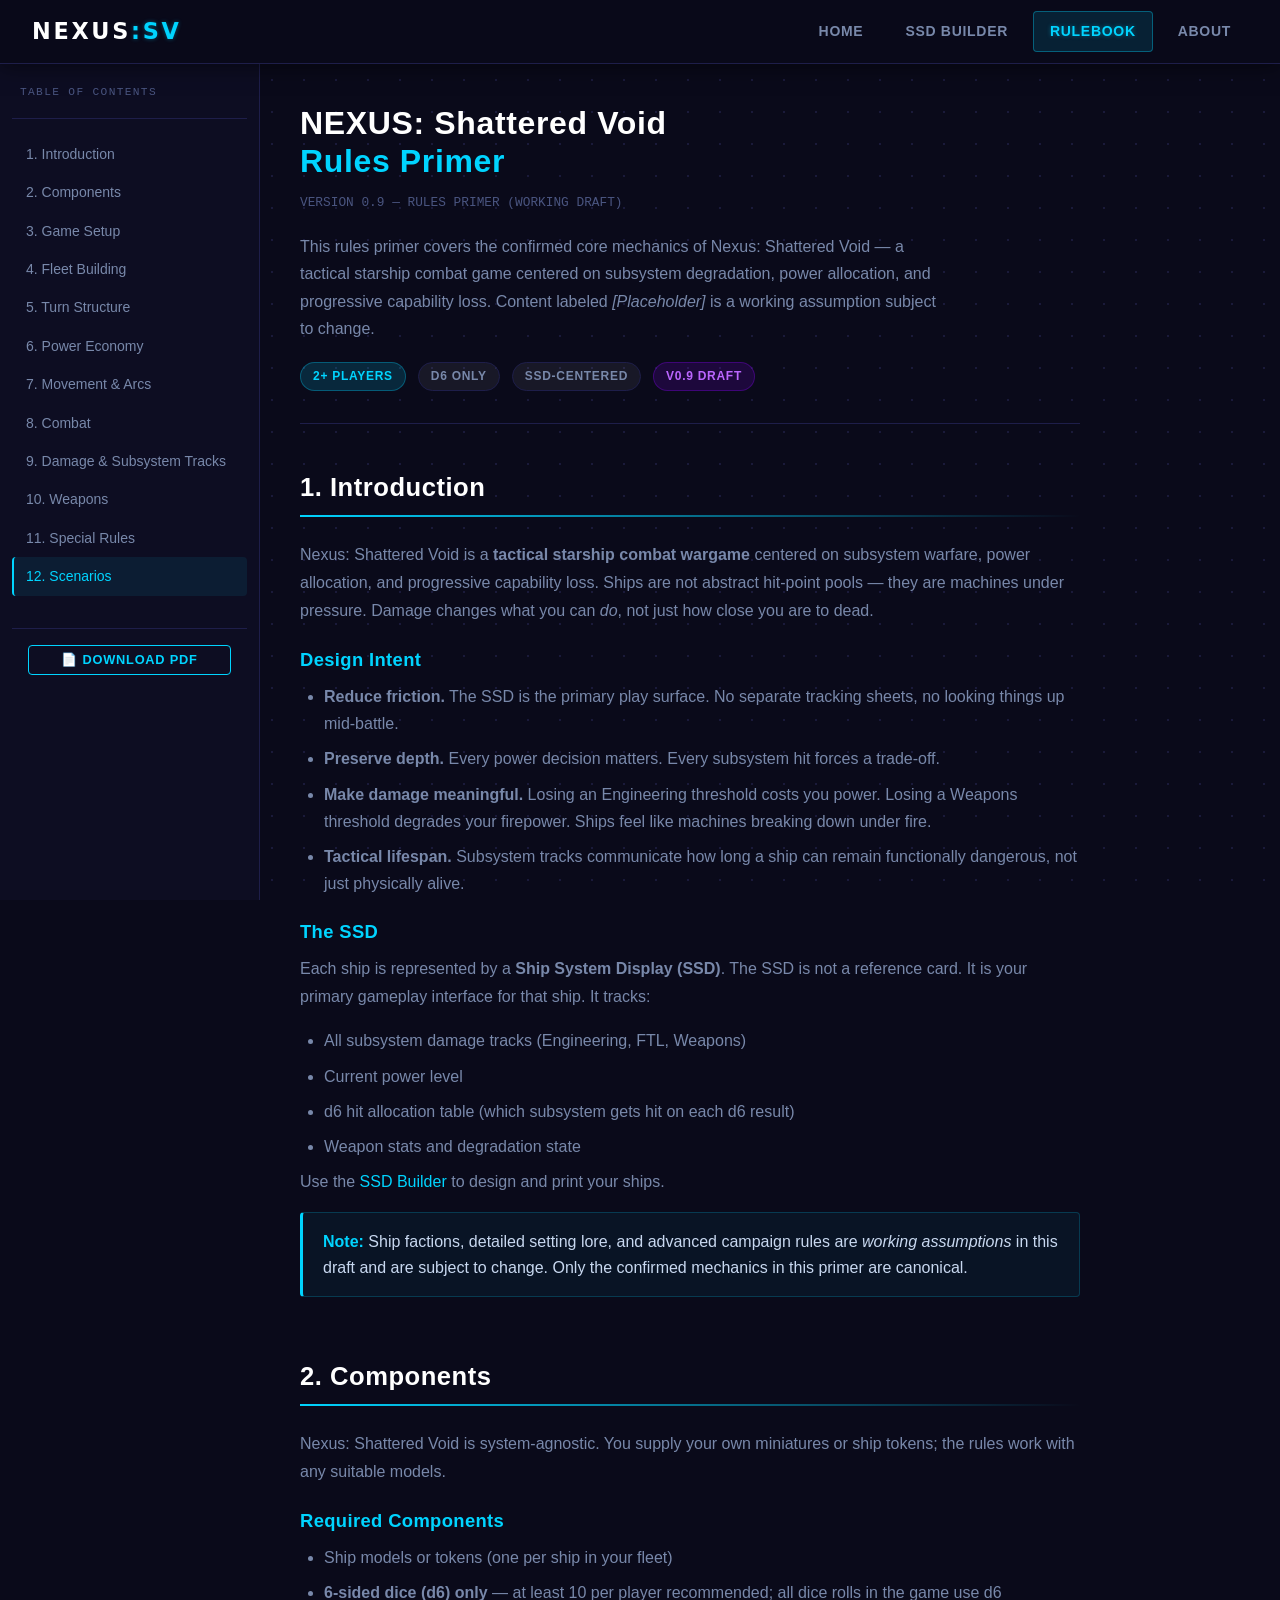
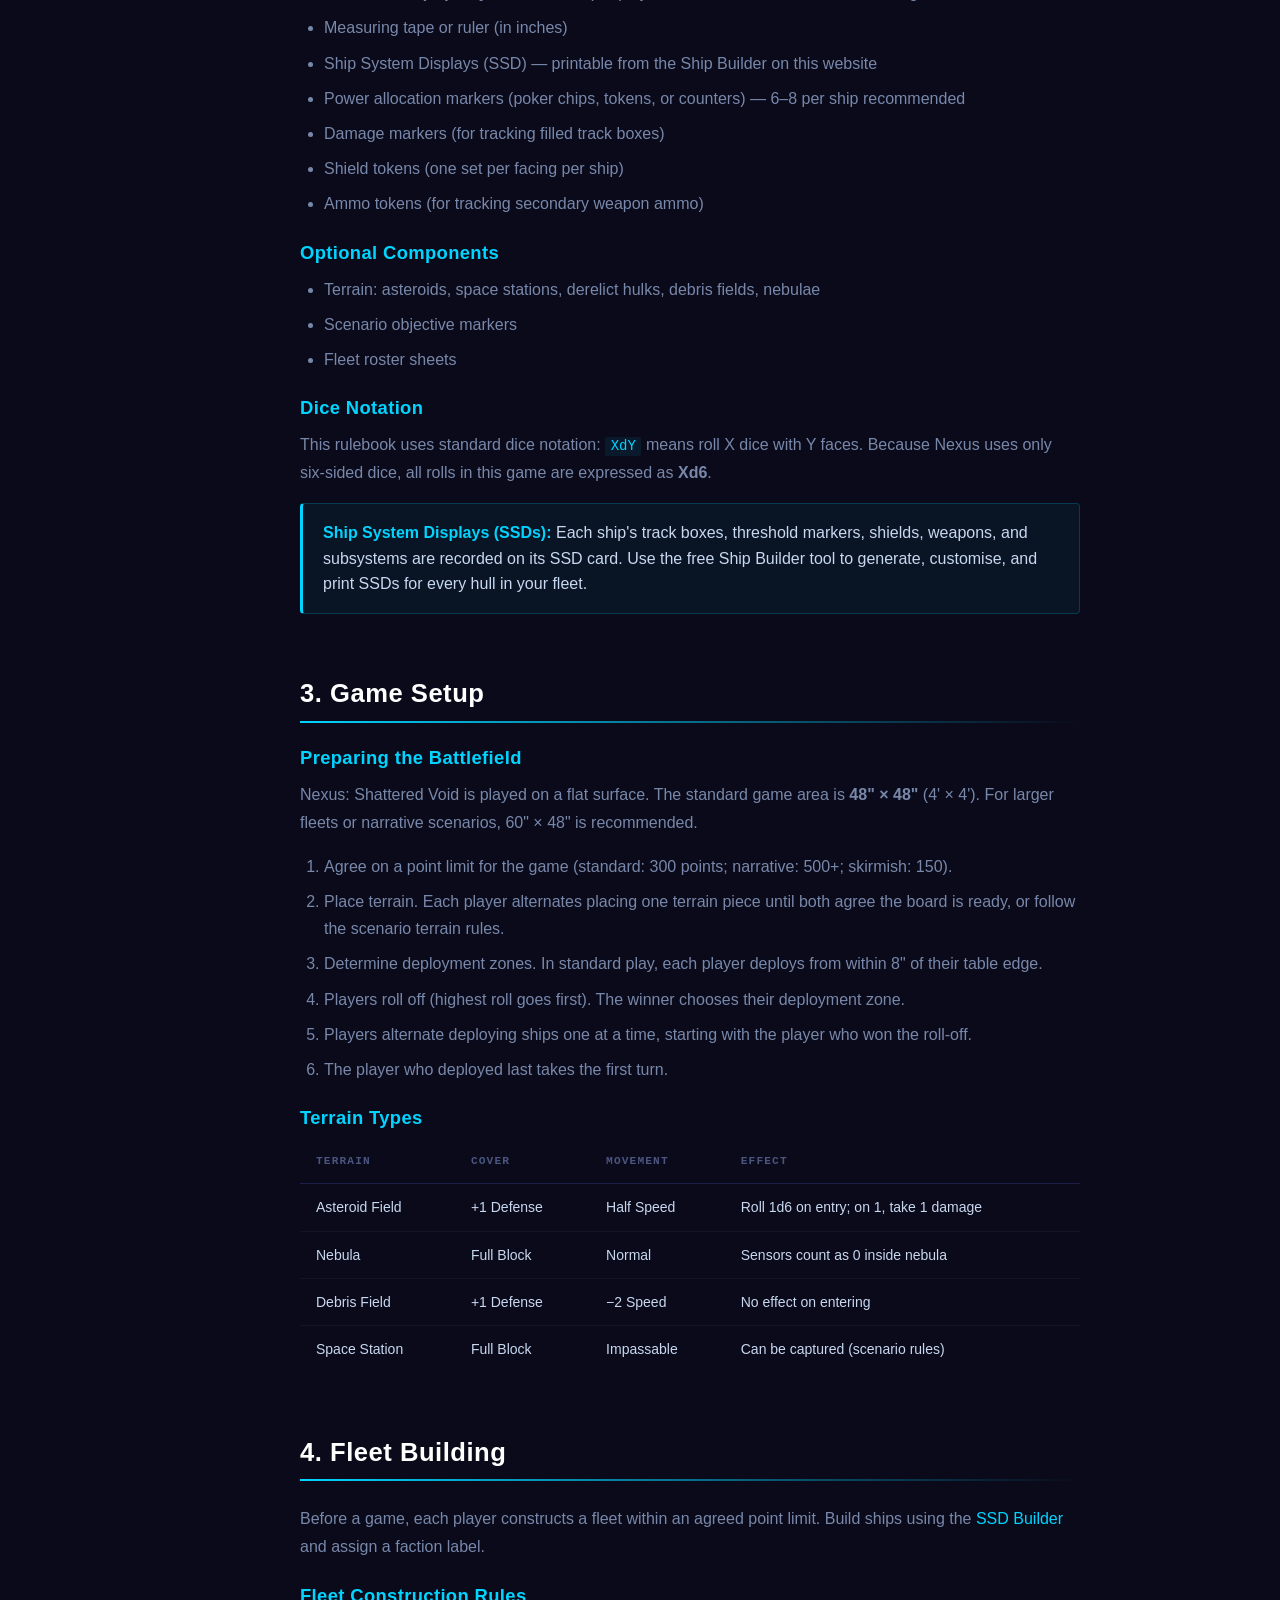
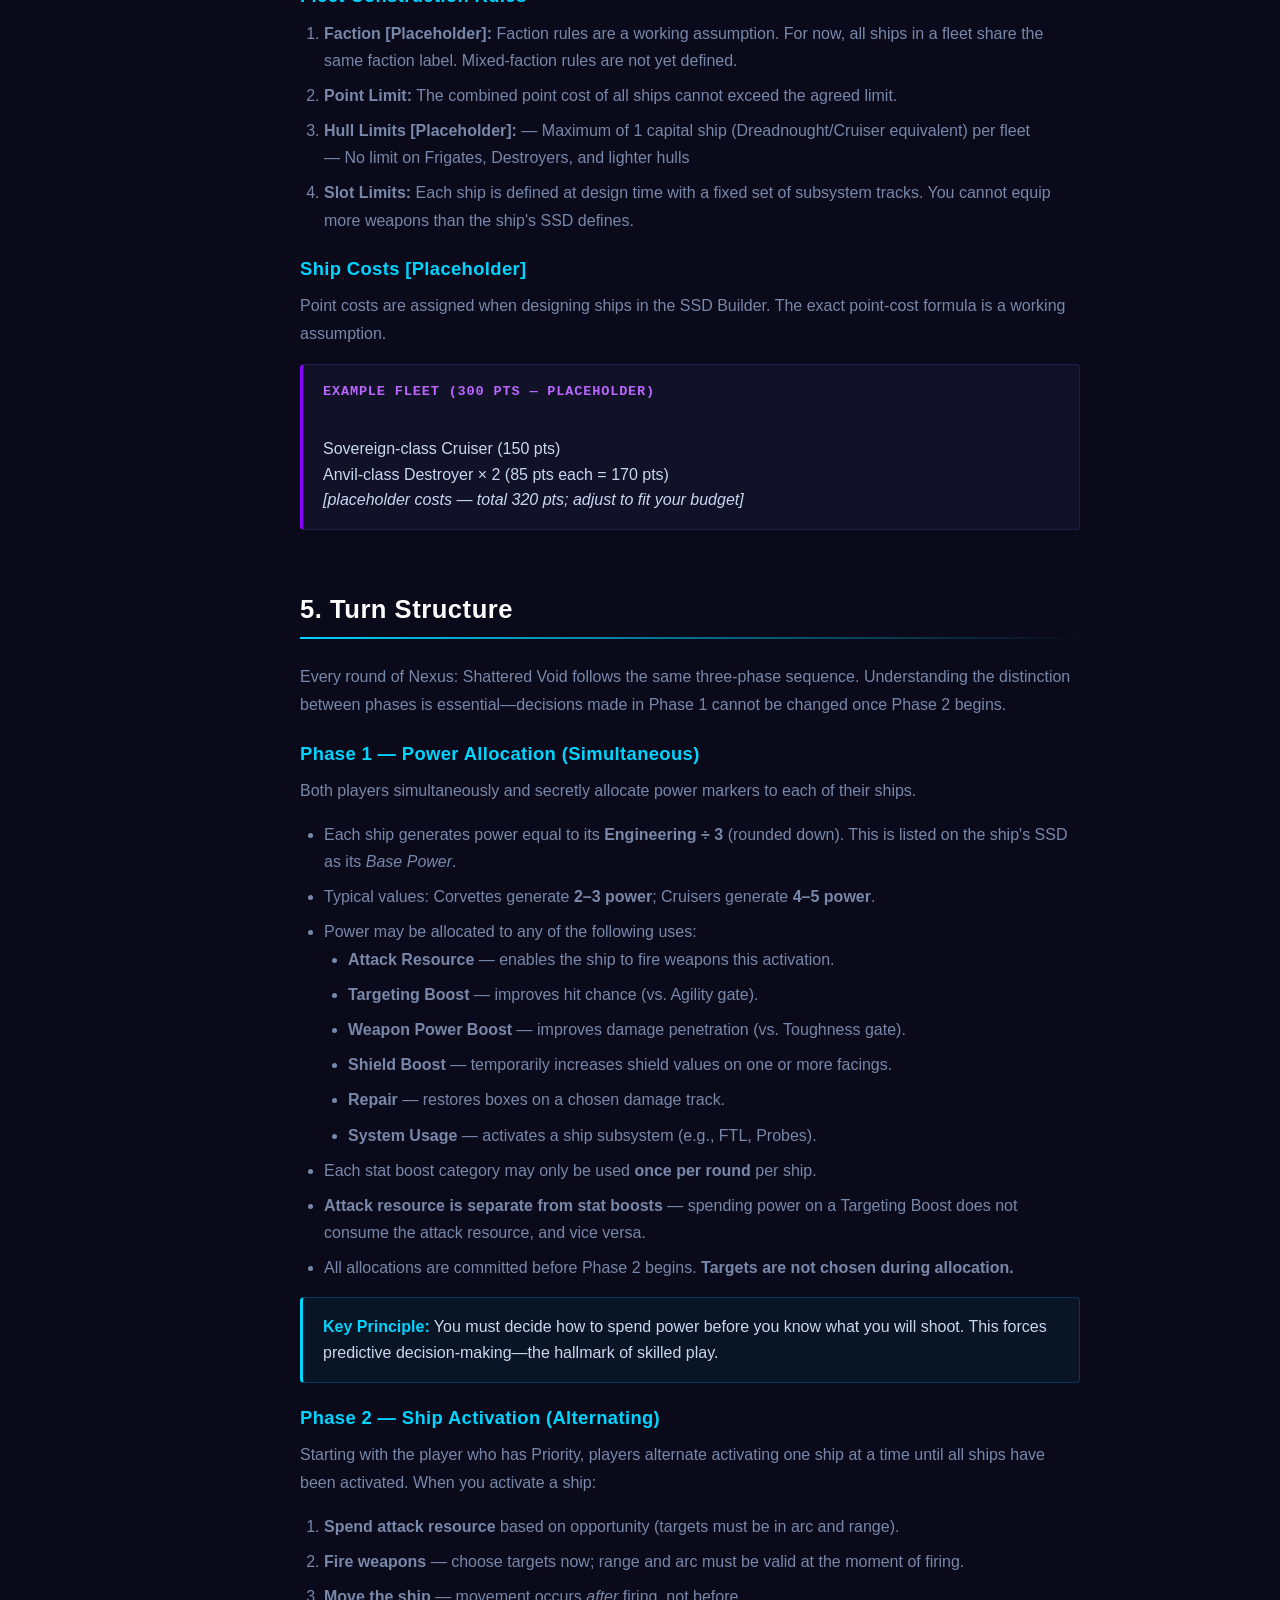
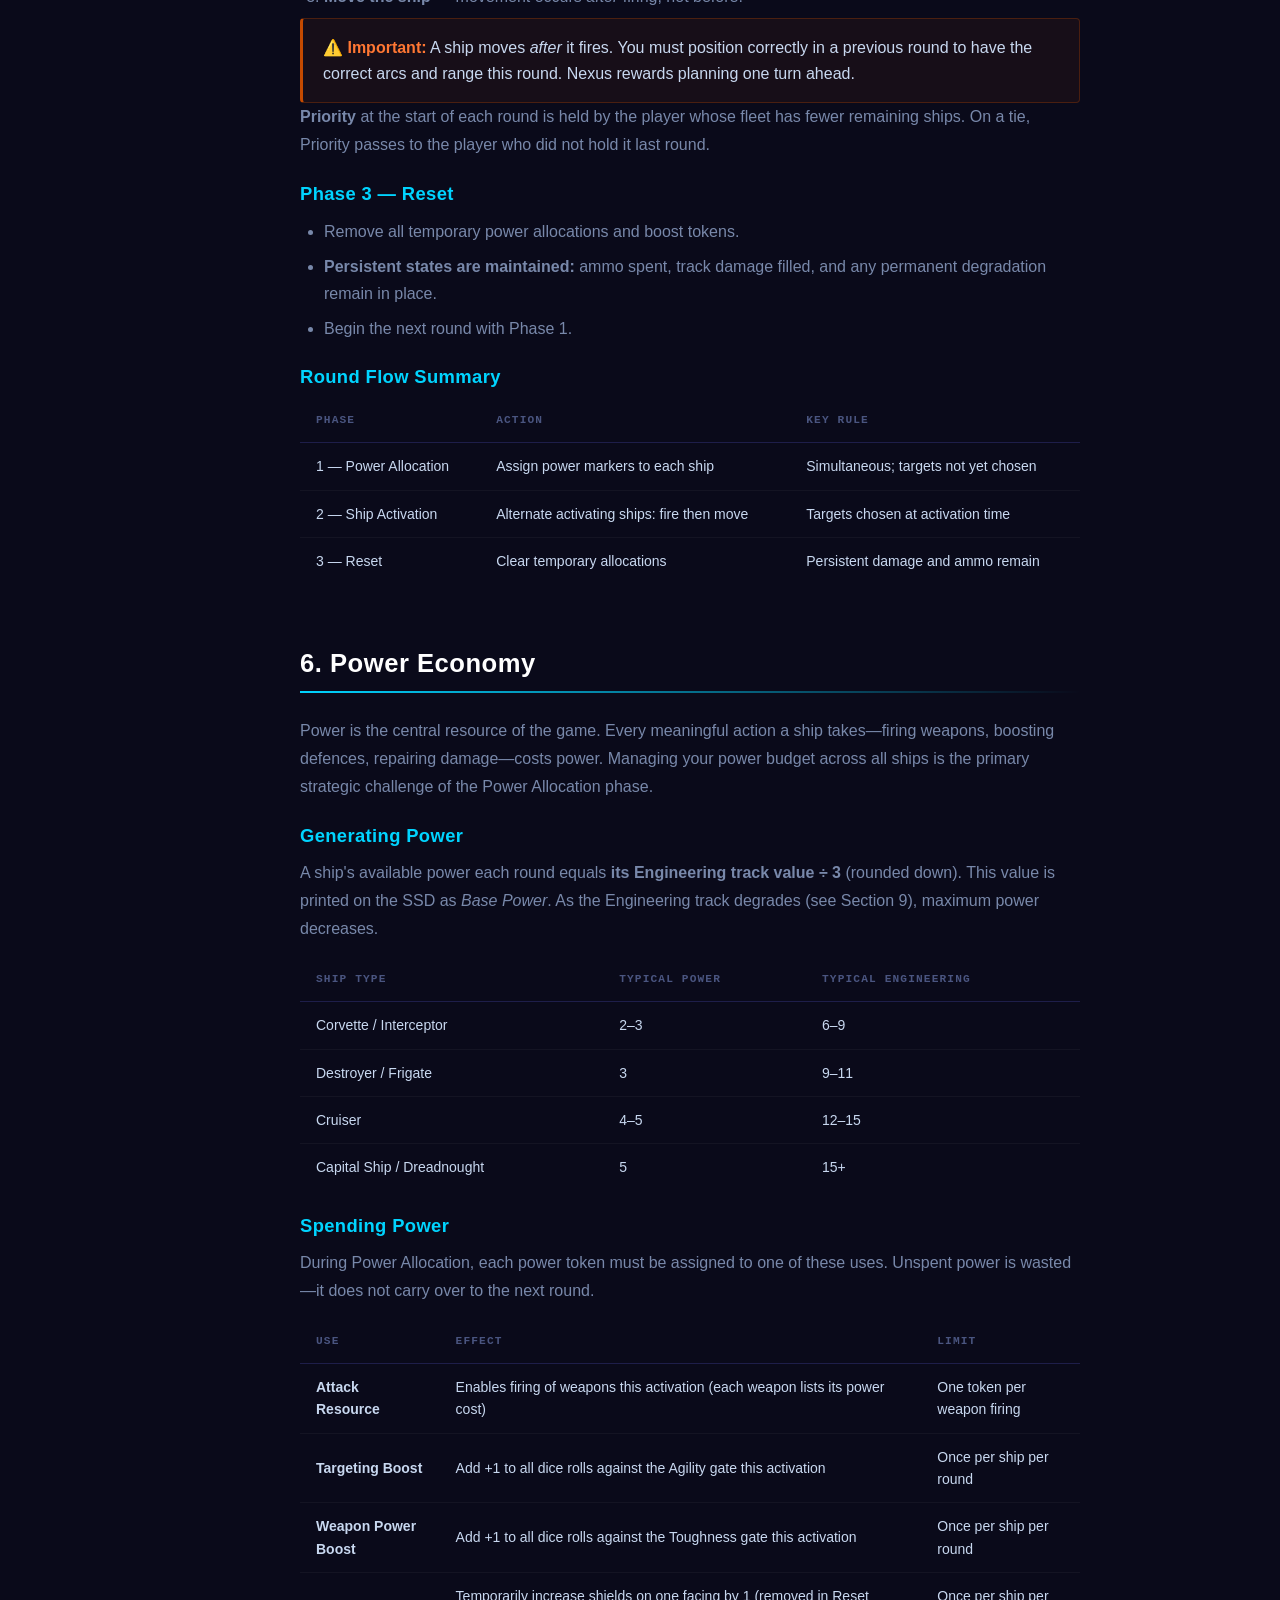
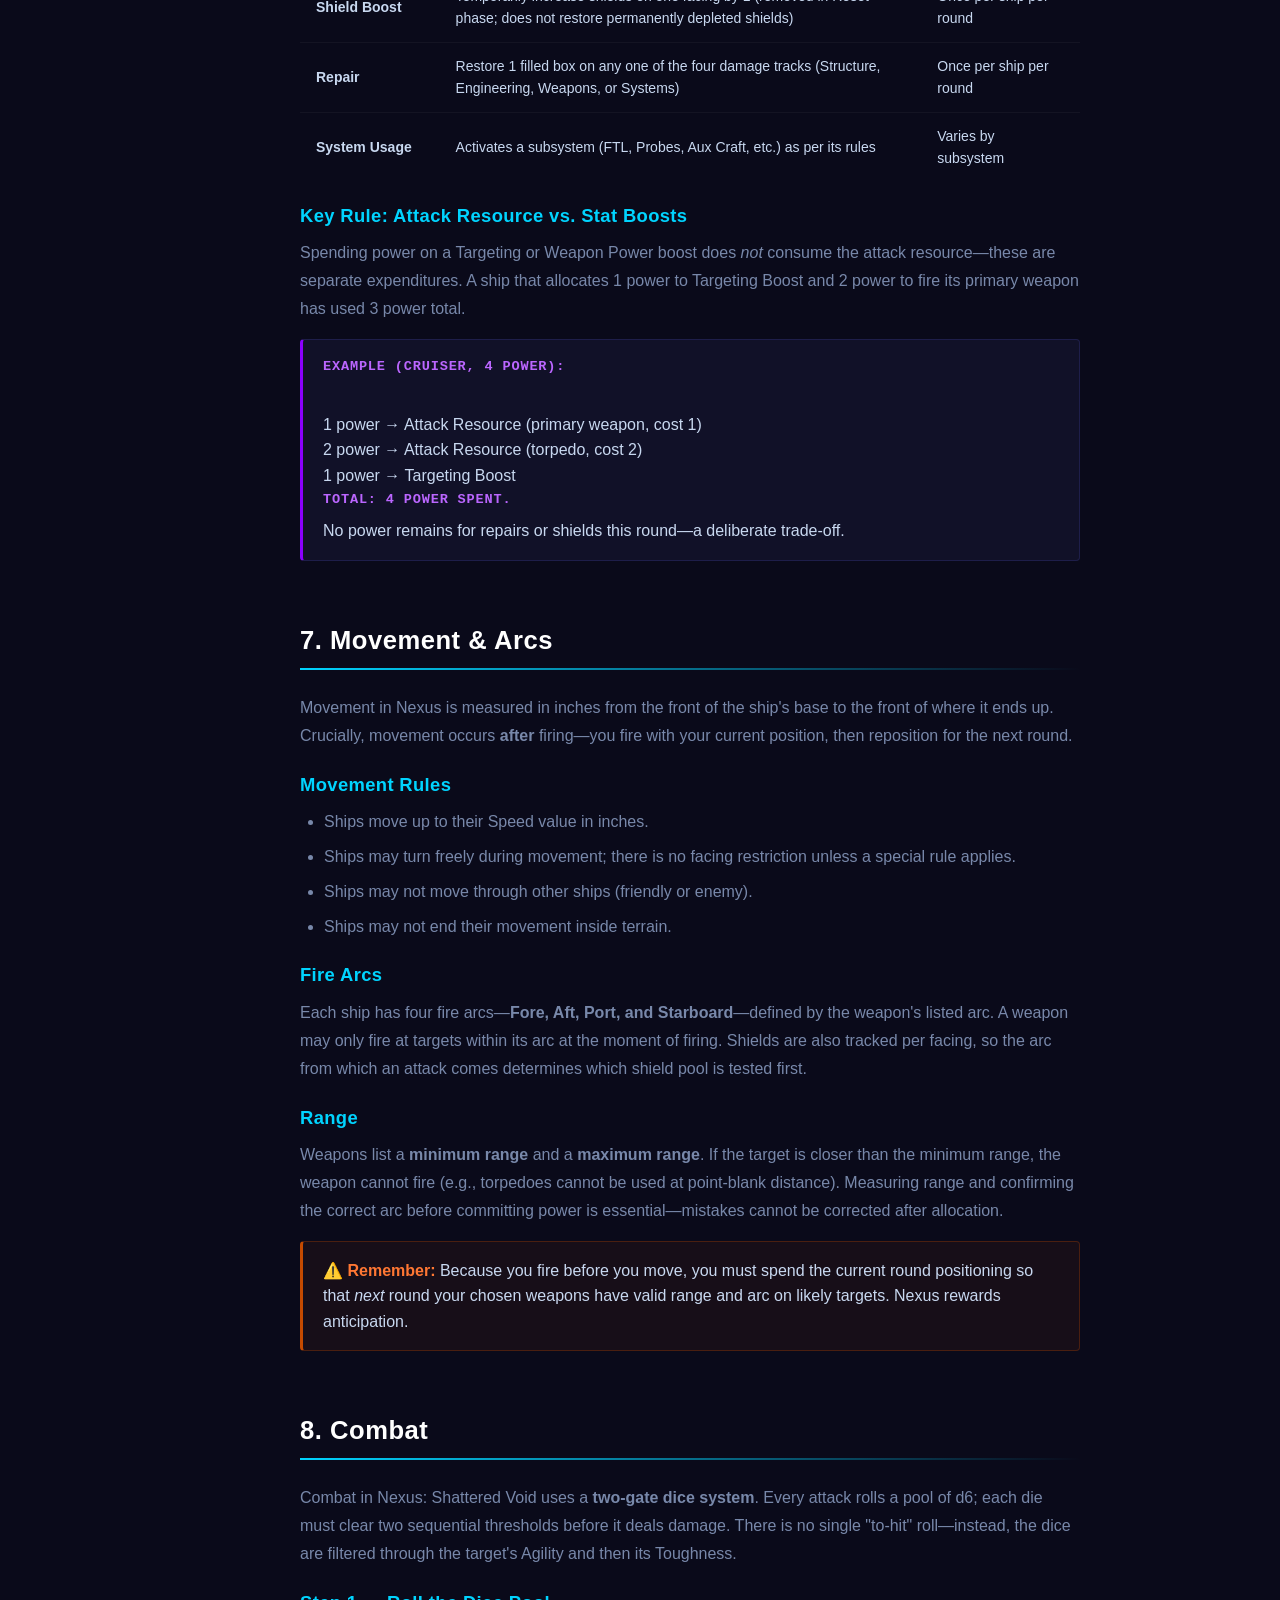
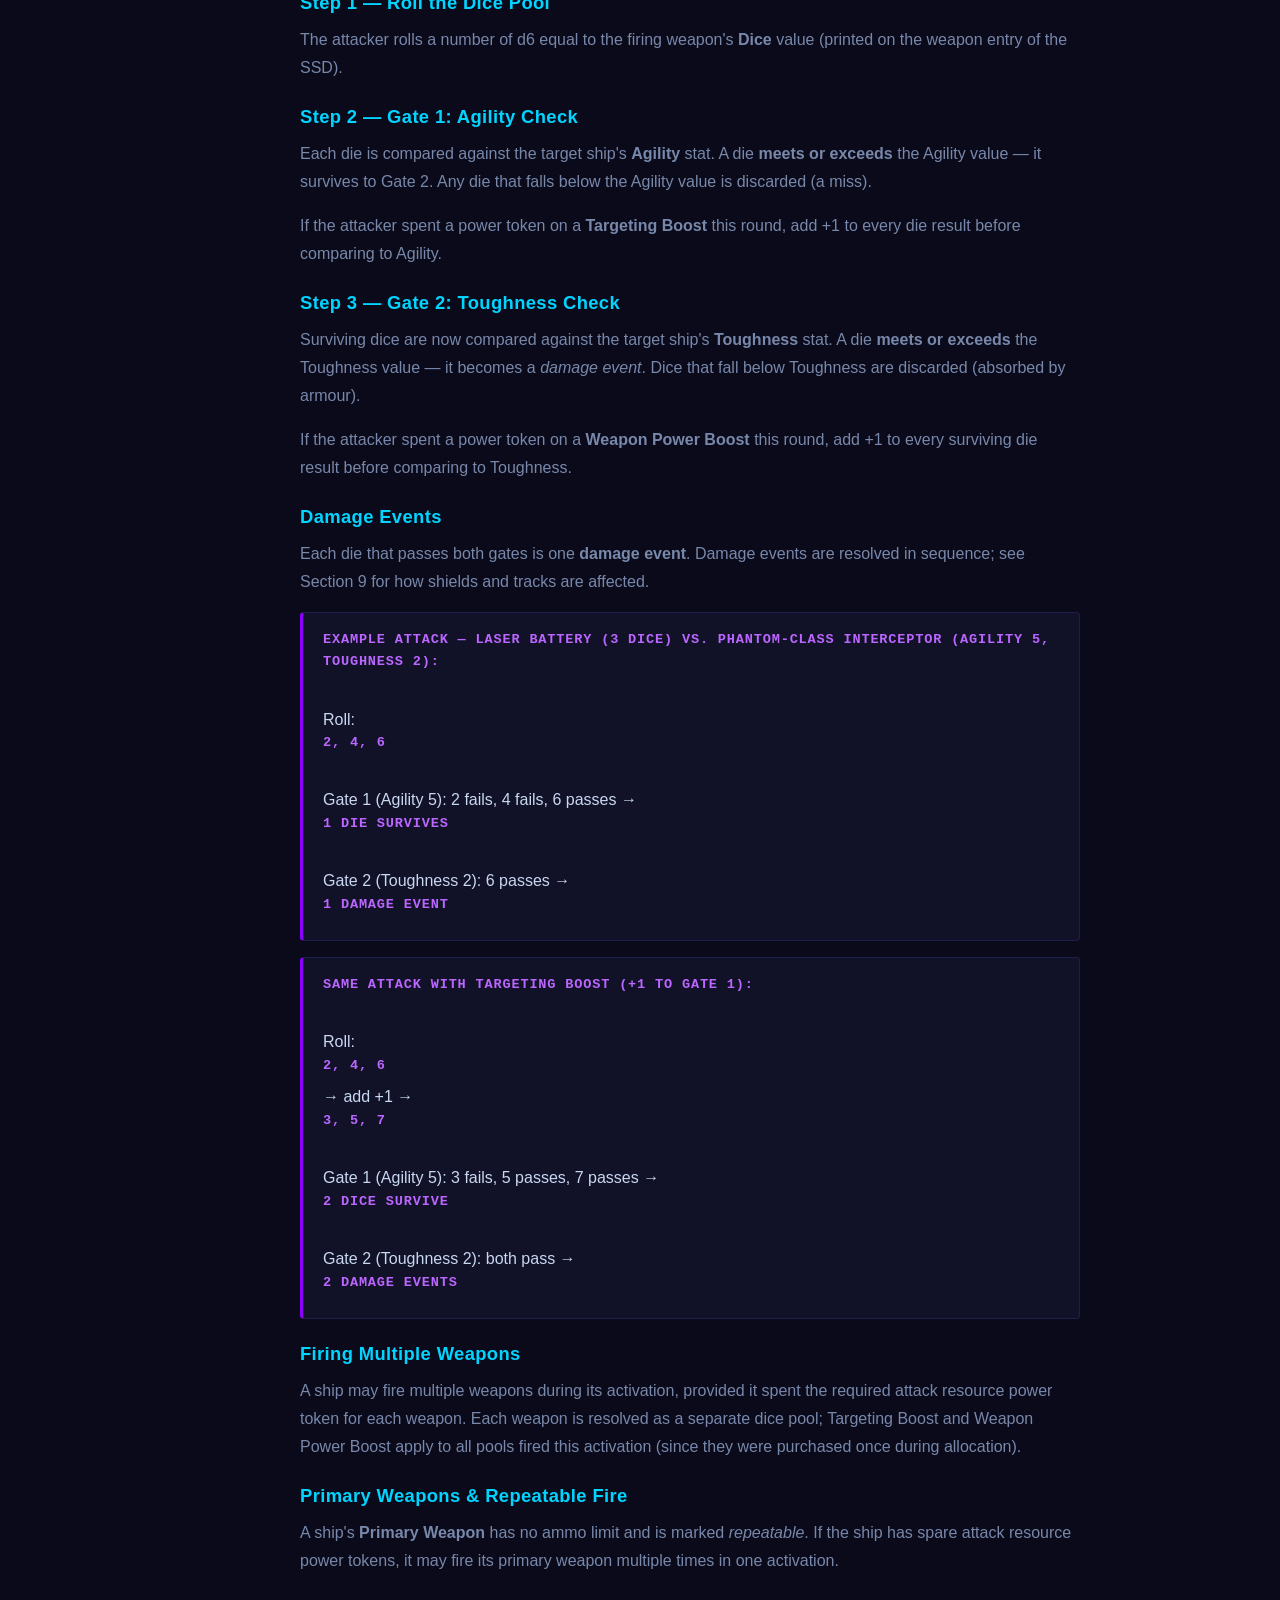
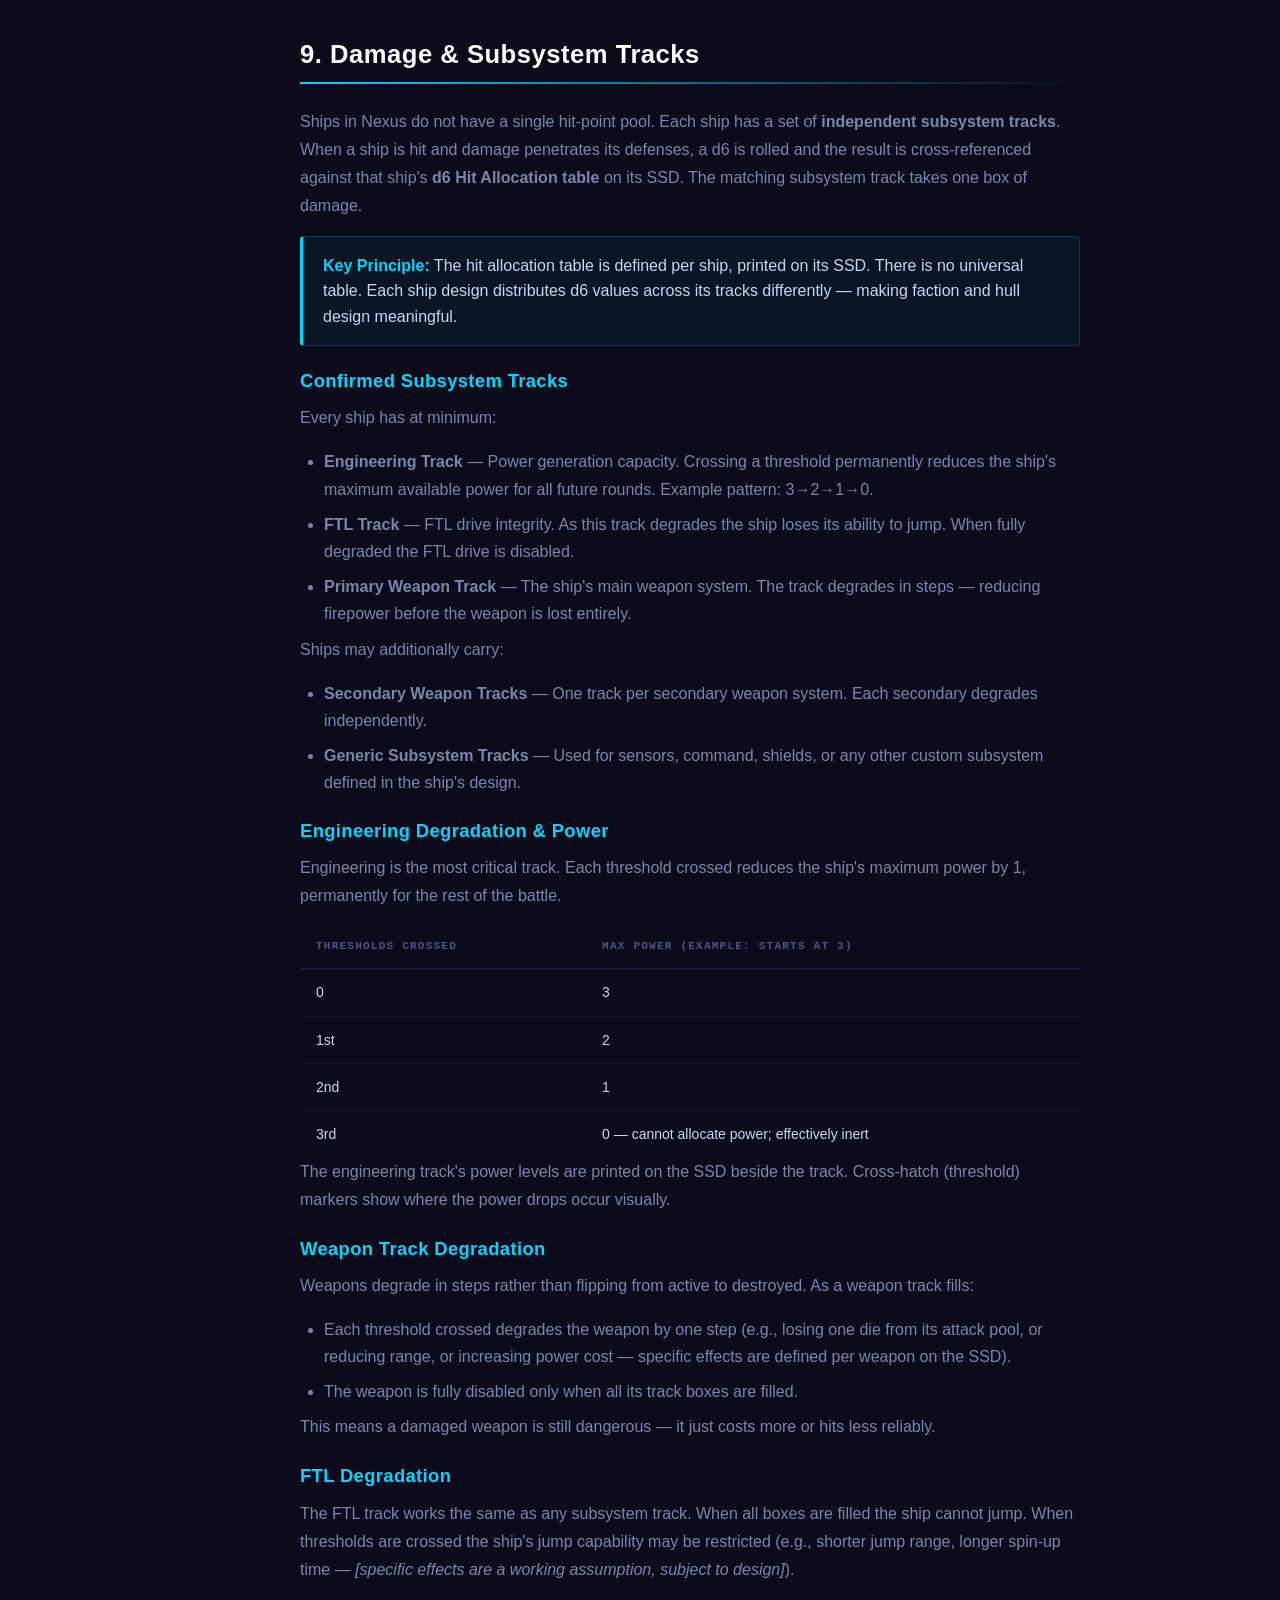
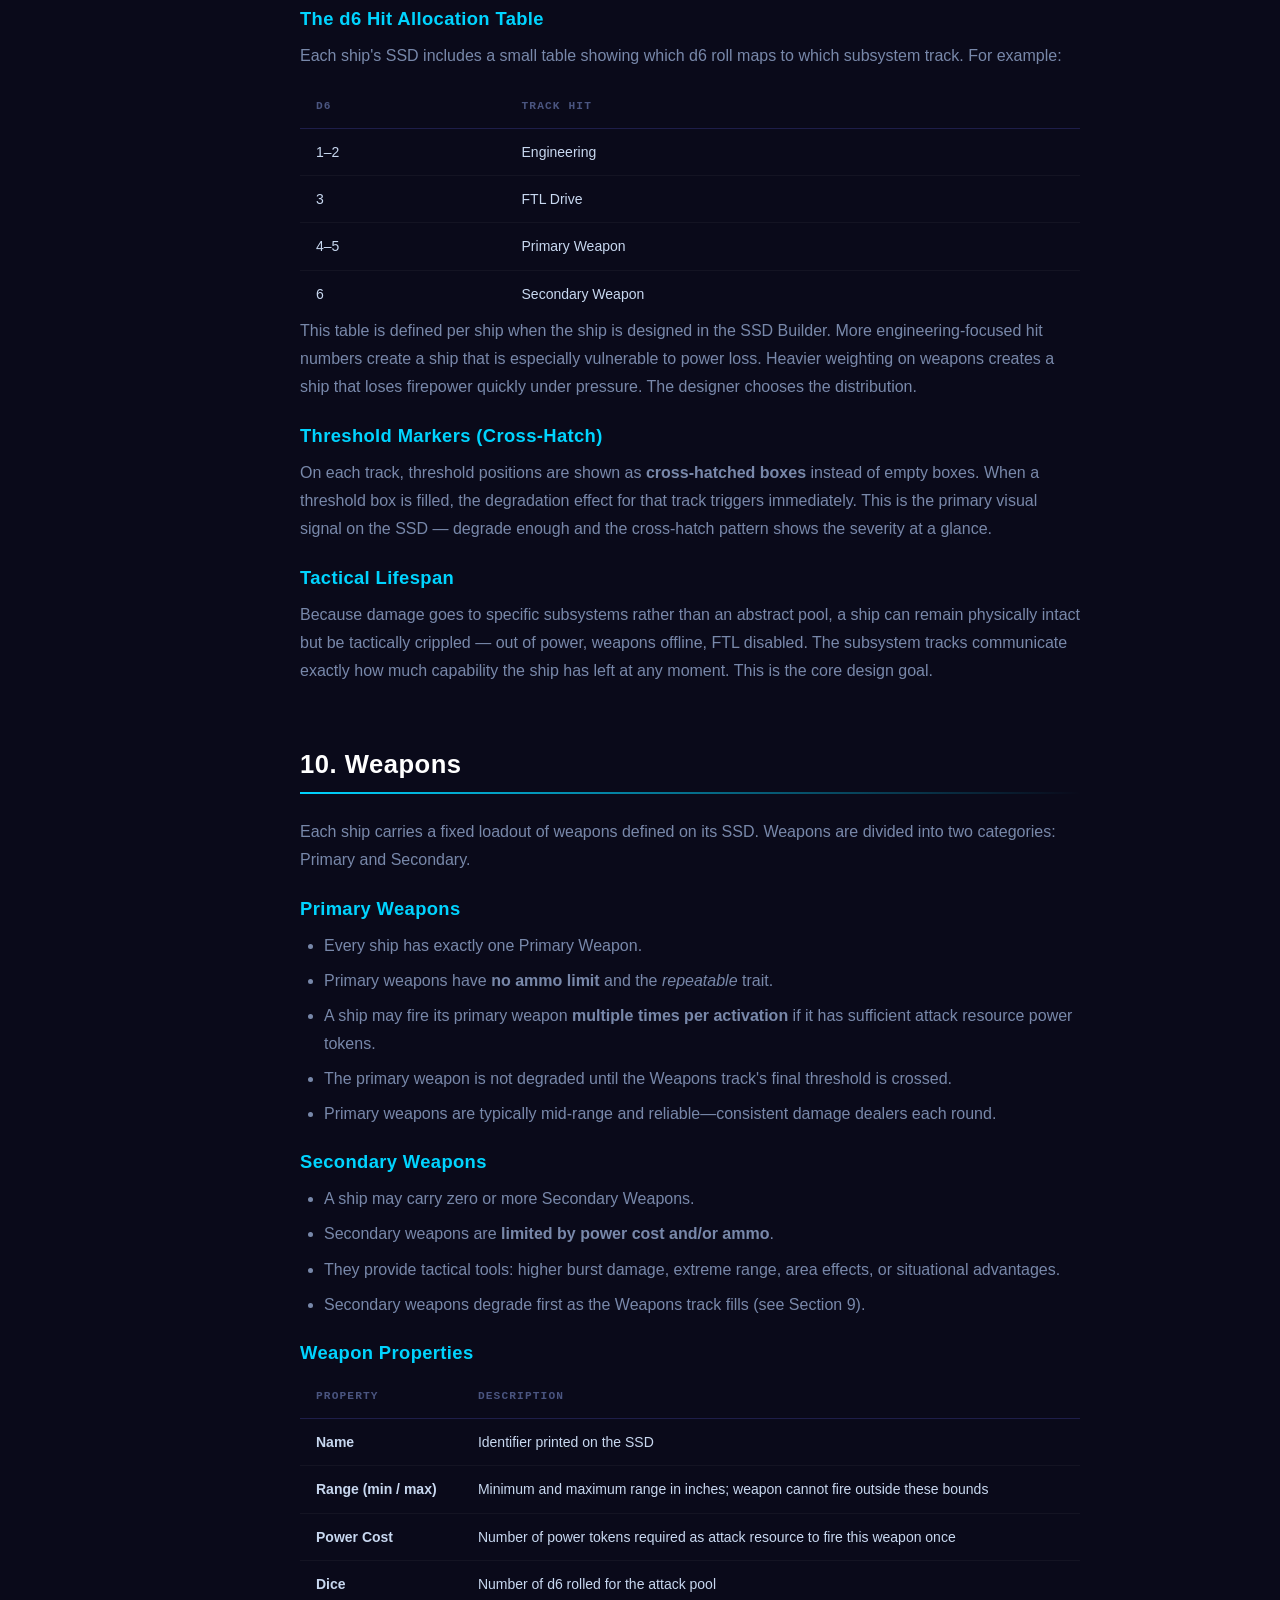
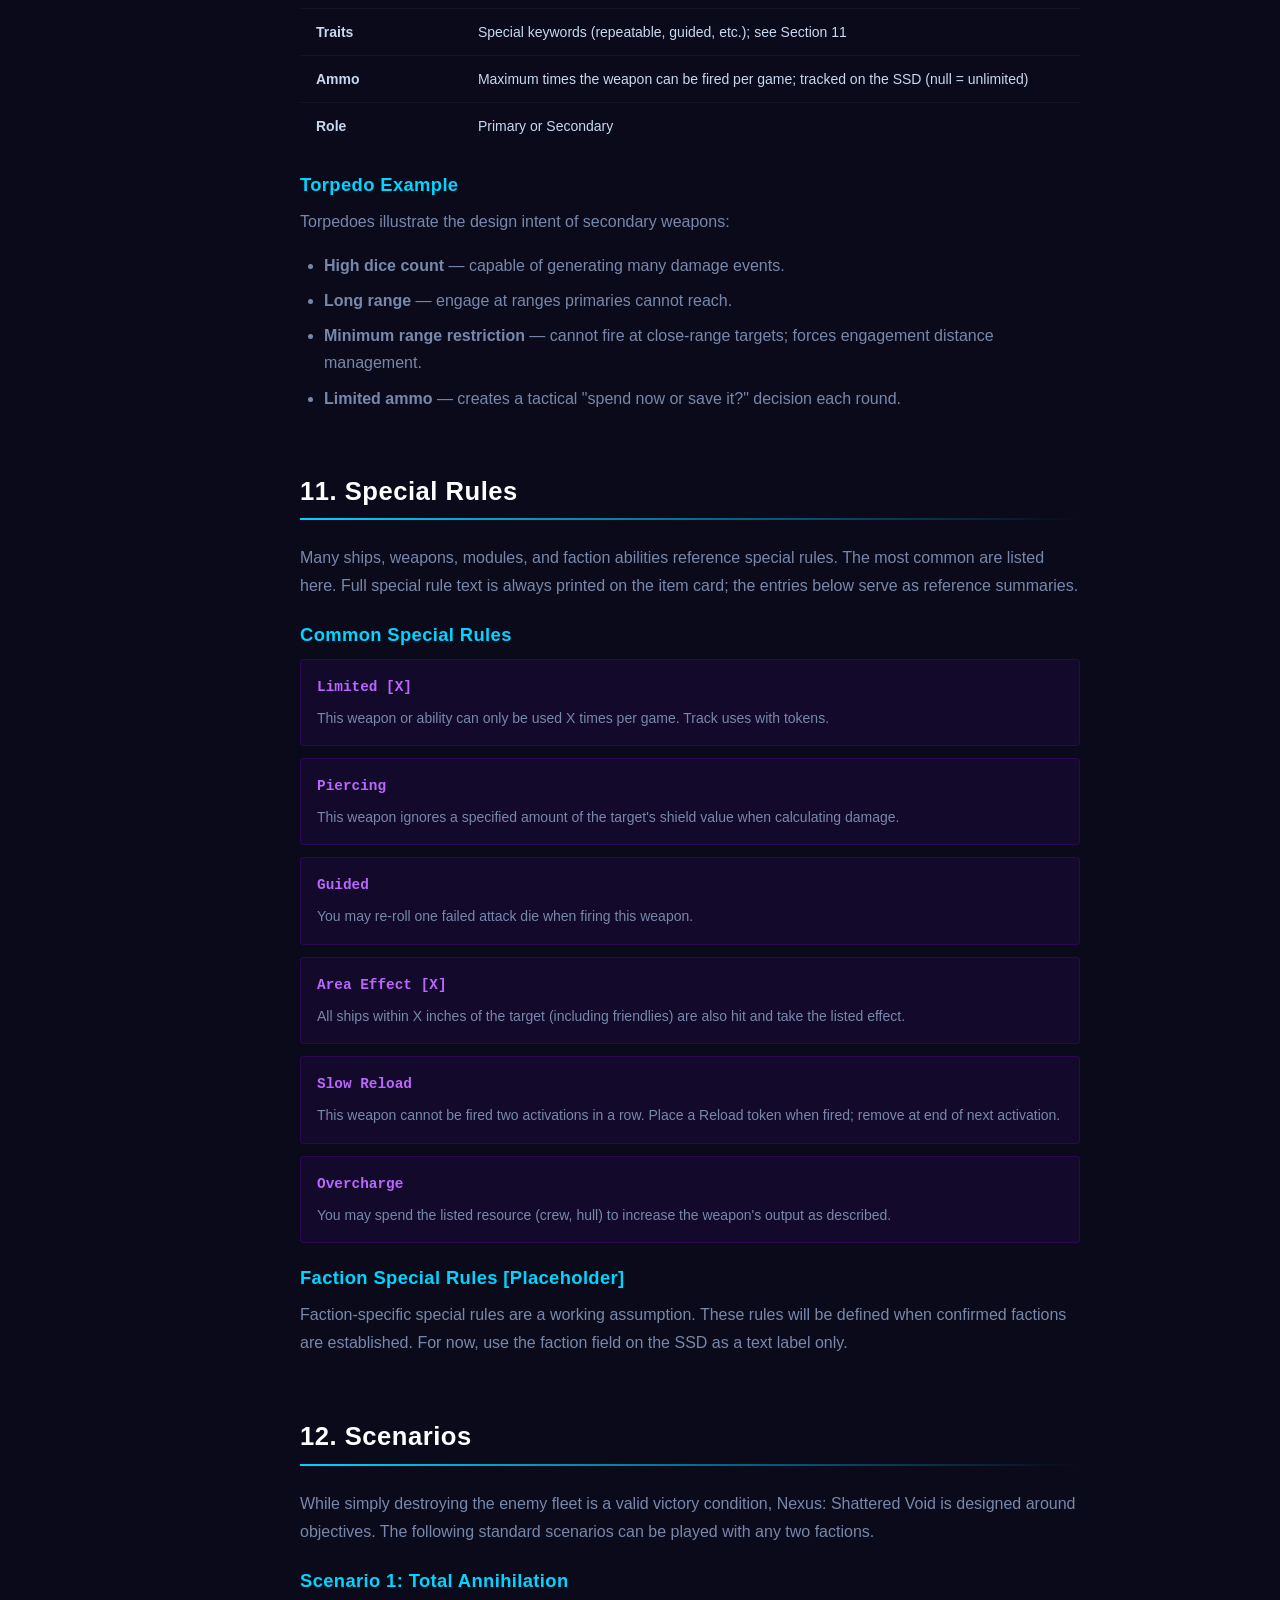
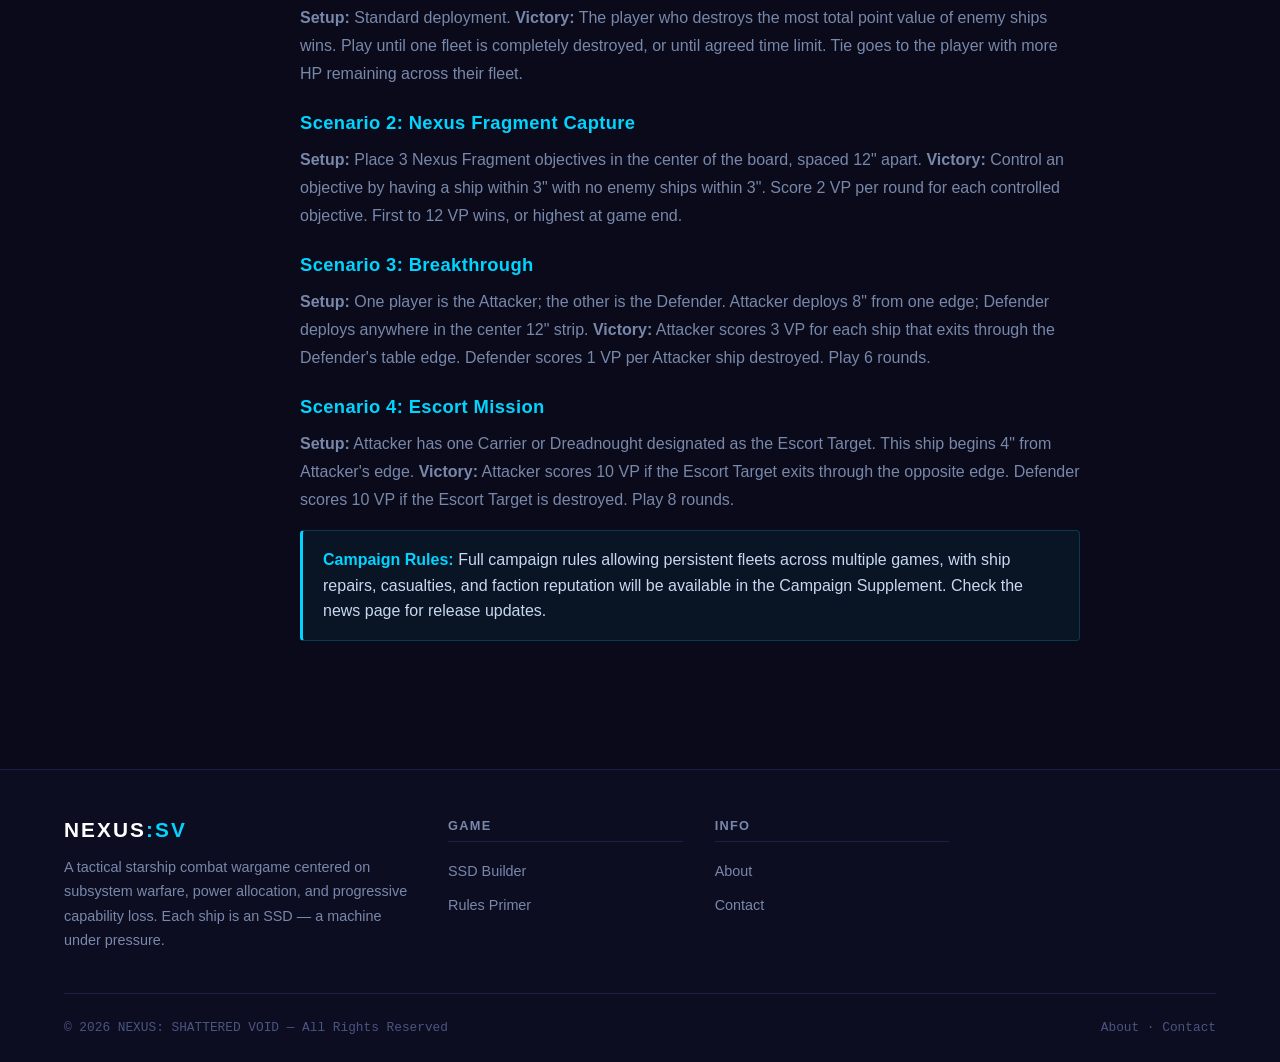
<file: pages/rulebook.html>
<!DOCTYPE html>
<html lang="en">
<head>
  <meta charset="UTF-8">
  <meta name="viewport" content="width=device-width, initial-scale=1.0">
  <title>Rulebook — NEXUS: Shattered Void</title>
  <meta name="description" content="The complete rules for Nexus: Shattered Void. Fleet building, movement, combat, and more.">
  <link rel="icon" type="image/svg+xml" href="../assets/favicon.svg">
  <link rel="stylesheet" href="../css/global.css">
  <link rel="stylesheet" href="../css/components.css">
  <style>
    .rulebook-layout {
      display: grid;
      grid-template-columns: 260px 1fr;
      min-height: calc(100vh - var(--nav-height));
    }
    .toc-sidebar {
      background: var(--color-bg-2);
      border-right: 1px solid var(--color-border);
      position: sticky;
      top: var(--nav-height);
      height: calc(100vh - var(--nav-height));
      overflow-y: auto;
      padding: var(--sp-5) var(--sp-3);
    }
    .toc-header {
      font-size: 0.7rem;
      text-transform: uppercase;
      letter-spacing: 0.12em;
      color: var(--color-text-muted);
      font-family: var(--font-mono);
      padding: 0 var(--sp-2) var(--sp-4);
      border-bottom: 1px solid var(--color-border);
      margin-bottom: var(--sp-4);
      display: flex;
      align-items: center;
      justify-content: space-between;
    }
    .toc-toggle-btn {
      display: none;
      background: none;
      border: 1px solid var(--color-border);
      color: var(--color-text-dim);
      font-size: 0.75rem;
      padding: 2px 8px;
      border-radius: var(--radius);
      cursor: pointer;
    }
    .rulebook-main {
      padding: var(--sp-10) var(--sp-10) var(--sp-16);
      max-width: 860px;
    }
    .rulebook-header {
      margin-bottom: var(--sp-12);
      padding-bottom: var(--sp-8);
      border-bottom: 1px solid var(--color-border);
    }
    .rulebook-header h1 {
      font-size: 2rem;
      margin-bottom: var(--sp-3);
    }
    .rulebook-version {
      font-family: var(--font-mono);
      font-size: 0.8rem;
      color: var(--color-text-muted);
      margin-bottom: var(--sp-5);
    }
    .toc-collapsed .toc-nav { display: none; }
    @media (max-width: 768px) {
      .rulebook-layout { grid-template-columns: 1fr; }
      .toc-sidebar {
        position: static;
        height: auto;
        border-right: none;
        border-bottom: 1px solid var(--color-border);
      }
      .toc-toggle-btn { display: block; }
      .rulebook-main { padding: var(--sp-6) var(--sp-5) var(--sp-12); }
    }
  </style>
</head>
<body class="page-wrapper">
  <div class="page-content">
    <div class="rulebook-layout">

      <!-- TOC Sidebar -->
      <aside class="toc-sidebar" id="toc-panel">
        <div class="toc-header">
          <span>Table of Contents</span>
          <button class="toc-toggle-btn" id="toc-toggle" aria-expanded="true">▲ Collapse</button>
        </div>
        <nav class="toc-nav" aria-label="Rulebook table of contents">
          <a href="#intro" class="toc-link">1. Introduction</a>
          <a href="#components" class="toc-link">2. Components</a>
          <a href="#setup" class="toc-link">3. Game Setup</a>
          <a href="#fleet-building" class="toc-link">4. Fleet Building</a>
          <a href="#turn-structure" class="toc-link">5. Turn Structure</a>
          <a href="#power-economy" class="toc-link">6. Power Economy</a>
          <a href="#movement" class="toc-link">7. Movement &amp; Arcs</a>
          <a href="#combat" class="toc-link">8. Combat</a>
          <a href="#damage" class="toc-link">9. Damage &amp; Subsystem Tracks</a>
          <a href="#weapons" class="toc-link">10. Weapons</a>
          <a href="#special-rules" class="toc-link">11. Special Rules</a>
          <a href="#scenarios" class="toc-link">12. Scenarios</a>
        </nav>
        <div style="margin-top:var(--sp-8);padding:var(--sp-4);border-top:1px solid var(--color-border)">
          <a href="#" class="btn btn-secondary btn-sm" style="width:100%;justify-content:center" onclick="return false" title="Download PDF (coming soon)">
            📄 Download PDF
          </a>
        </div>
      </aside>

      <!-- Rulebook Content -->
      <main class="rulebook-main" id="rulebook-main">
        <div class="rulebook-header">
          <h1>NEXUS: Shattered Void<br><span style="color:var(--color-cyan)">Rules Primer</span></h1>
          <div class="rulebook-version">VERSION 0.9 — RULES PRIMER (WORKING DRAFT)</div>
          <p style="color:var(--color-text-dim);max-width:640px;line-height:1.7">
            This rules primer covers the confirmed core mechanics of Nexus: Shattered Void — a tactical starship combat game centered on subsystem degradation, power allocation, and progressive capability loss. Content labeled <em>[Placeholder]</em> is a working assumption subject to change.
          </p>
          <div style="display:flex;gap:var(--sp-3);flex-wrap:wrap;margin-top:var(--sp-5)">
            <span class="badge badge-cyan">2+ Players</span>
            <span class="badge badge-gray">d6 Only</span>
            <span class="badge badge-gray">SSD-Centered</span>
            <span class="badge badge-purple">v0.9 Draft</span>
          </div>
        </div>

        <!-- Section 1 -->
        <section class="rulebook-section" id="intro">
          <h2>1. Introduction</h2>
          <p>Nexus: Shattered Void is a <strong>tactical starship combat wargame</strong> centered on subsystem warfare, power allocation, and progressive capability loss. Ships are not abstract hit-point pools — they are machines under pressure. Damage changes what you can <em>do</em>, not just how close you are to dead.</p>
          <h3>Design Intent</h3>
          <ul>
            <li><strong>Reduce friction.</strong> The SSD is the primary play surface. No separate tracking sheets, no looking things up mid-battle.</li>
            <li><strong>Preserve depth.</strong> Every power decision matters. Every subsystem hit forces a trade-off.</li>
            <li><strong>Make damage meaningful.</strong> Losing an Engineering threshold costs you power. Losing a Weapons threshold degrades your firepower. Ships feel like machines breaking down under fire.</li>
            <li><strong>Tactical lifespan.</strong> Subsystem tracks communicate how long a ship can remain functionally dangerous, not just physically alive.</li>
          </ul>
          <h3>The SSD</h3>
          <p>Each ship is represented by a <strong>Ship System Display (SSD)</strong>. The SSD is not a reference card. It is your primary gameplay interface for that ship. It tracks:</p>
          <ul>
            <li>All subsystem damage tracks (Engineering, FTL, Weapons)</li>
            <li>Current power level</li>
            <li>d6 hit allocation table (which subsystem gets hit on each d6 result)</li>
            <li>Weapon stats and degradation state</li>
          </ul>
          <p>Use the <a href="/pages/builder.html">SSD Builder</a> to design and print your ships.</p>
          <div class="info-panel">
            <strong style="color:var(--color-cyan)">Note:</strong> Ship factions, detailed setting lore, and advanced campaign rules are <em>working assumptions</em> in this draft and are subject to change. Only the confirmed mechanics in this primer are canonical.
          </div>
        </section>

        <!-- Section 2 -->
        <section class="rulebook-section" id="components">
          <h2>2. Components</h2>
          <p>Nexus: Shattered Void is system-agnostic. You supply your own miniatures or ship tokens; the rules work with any suitable models.</p>
          <h3>Required Components</h3>
          <ul>
            <li>Ship models or tokens (one per ship in your fleet)</li>
            <li><strong>6-sided dice (d6) only</strong> — at least 10 per player recommended; all dice rolls in the game use d6</li>
            <li>Measuring tape or ruler (in inches)</li>
            <li>Ship System Displays (SSD) — printable from the Ship Builder on this website</li>
            <li>Power allocation markers (poker chips, tokens, or counters) — 6–8 per ship recommended</li>
            <li>Damage markers (for tracking filled track boxes)</li>
            <li>Shield tokens (one set per facing per ship)</li>
            <li>Ammo tokens (for tracking secondary weapon ammo)</li>
          </ul>
          <h3>Optional Components</h3>
          <ul>
            <li>Terrain: asteroids, space stations, derelict hulks, debris fields, nebulae</li>
            <li>Scenario objective markers</li>
            <li>Fleet roster sheets</li>
          </ul>
          <h3>Dice Notation</h3>
          <p>This rulebook uses standard dice notation: <code>XdY</code> means roll X dice with Y faces. Because Nexus uses only six-sided dice, all rolls in this game are expressed as <strong>Xd6</strong>.</p>
          <div class="info-panel">
            <strong style="color:var(--color-cyan)">Ship System Displays (SSDs):</strong> Each ship's track boxes, threshold markers, shields, weapons, and subsystems are recorded on its SSD card. Use the free Ship Builder tool to generate, customise, and print SSDs for every hull in your fleet.
          </div>
        </section>

        <!-- Section 3 -->
        <section class="rulebook-section" id="setup">
          <h2>3. Game Setup</h2>
          <h3>Preparing the Battlefield</h3>
          <p>Nexus: Shattered Void is played on a flat surface. The standard game area is <strong>48" × 48"</strong> (4' × 4'). For larger fleets or narrative scenarios, 60" × 48" is recommended.</p>
          <ol>
            <li>Agree on a point limit for the game (standard: 300 points; narrative: 500+; skirmish: 150).</li>
            <li>Place terrain. Each player alternates placing one terrain piece until both agree the board is ready, or follow the scenario terrain rules.</li>
            <li>Determine deployment zones. In standard play, each player deploys from within 8" of their table edge.</li>
            <li>Players roll off (highest roll goes first). The winner chooses their deployment zone.</li>
            <li>Players alternate deploying ships one at a time, starting with the player who won the roll-off.</li>
            <li>The player who deployed last takes the first turn.</li>
          </ol>
          <h3>Terrain Types</h3>
          <div class="data-table" style="overflow-x:auto;display:block">
            <table class="data-table">
              <thead>
                <tr>
                  <th>Terrain</th>
                  <th>Cover</th>
                  <th>Movement</th>
                  <th>Effect</th>
                </tr>
              </thead>
              <tbody>
                <tr><td>Asteroid Field</td><td>+1 Defense</td><td>Half Speed</td><td>Roll 1d6 on entry; on 1, take 1 damage</td></tr>
                <tr><td>Nebula</td><td>Full Block</td><td>Normal</td><td>Sensors count as 0 inside nebula</td></tr>
                <tr><td>Debris Field</td><td>+1 Defense</td><td>−2 Speed</td><td>No effect on entering</td></tr>
                <tr><td>Space Station</td><td>Full Block</td><td>Impassable</td><td>Can be captured (scenario rules)</td></tr>
              </tbody>
            </table>
          </div>
        </section>

        <!-- Section 4 -->
        <section class="rulebook-section" id="fleet-building">
          <h2>4. Fleet Building</h2>
          <p>Before a game, each player constructs a fleet within an agreed point limit. Build ships using the <a href="/pages/builder.html">SSD Builder</a> and assign a faction label.</p>
          <h3>Fleet Construction Rules</h3>
          <ol>
            <li><strong>Faction [Placeholder]:</strong> Faction rules are a working assumption. For now, all ships in a fleet share the same faction label. Mixed-faction rules are not yet defined.</li>
            <li><strong>Point Limit:</strong> The combined point cost of all ships cannot exceed the agreed limit.</li>
            <li><strong>Hull Limits [Placeholder]:</strong> — Maximum of 1 capital ship (Dreadnought/Cruiser equivalent) per fleet<br>— No limit on Frigates, Destroyers, and lighter hulls</li>
            <li><strong>Slot Limits:</strong> Each ship is defined at design time with a fixed set of subsystem tracks. You cannot equip more weapons than the ship's SSD defines.</li>
          </ol>
          <h3>Ship Costs [Placeholder]</h3>
          <p>Point costs are assigned when designing ships in the SSD Builder. The exact point-cost formula is a working assumption.</p>
          <div class="rule-box">
            <strong>Example Fleet (300 pts — placeholder)</strong><br>
            Sovereign-class Cruiser (150 pts)<br>
            Anvil-class Destroyer × 2 (85 pts each = 170 pts)<br>
            <em>[placeholder costs — total 320 pts; adjust to fit your budget]</em>
          </div>
        </section>

        <!-- Section 5 -->
        <section class="rulebook-section" id="turn-structure">
          <h2>5. Turn Structure</h2>
          <p>Every round of Nexus: Shattered Void follows the same three-phase sequence. Understanding the distinction between phases is essential—decisions made in Phase 1 cannot be changed once Phase 2 begins.</p>

          <h3>Phase 1 — Power Allocation (Simultaneous)</h3>
          <p>Both players simultaneously and secretly allocate power markers to each of their ships.</p>
          <ul>
            <li>Each ship generates power equal to its <strong>Engineering ÷ 3</strong> (rounded down). This is listed on the ship's SSD as its <em>Base Power</em>.</li>
            <li>Typical values: Corvettes generate <strong>2–3 power</strong>; Cruisers generate <strong>4–5 power</strong>.</li>
            <li>Power may be allocated to any of the following uses:
              <ul>
                <li><strong>Attack Resource</strong> — enables the ship to fire weapons this activation.</li>
                <li><strong>Targeting Boost</strong> — improves hit chance (vs. Agility gate).</li>
                <li><strong>Weapon Power Boost</strong> — improves damage penetration (vs. Toughness gate).</li>
                <li><strong>Shield Boost</strong> — temporarily increases shield values on one or more facings.</li>
                <li><strong>Repair</strong> — restores boxes on a chosen damage track.</li>
                <li><strong>System Usage</strong> — activates a ship subsystem (e.g., FTL, Probes).</li>
              </ul>
            </li>
            <li>Each stat boost category may only be used <strong>once per round</strong> per ship.</li>
            <li><strong>Attack resource is separate from stat boosts</strong> — spending power on a Targeting Boost does not consume the attack resource, and vice versa.</li>
            <li>All allocations are committed before Phase 2 begins. <strong>Targets are not chosen during allocation.</strong></li>
          </ul>
          <div class="info-panel">
            <strong style="color:var(--color-cyan)">Key Principle:</strong> You must decide how to spend power before you know what you will shoot. This forces predictive decision-making—the hallmark of skilled play.
          </div>

          <h3>Phase 2 — Ship Activation (Alternating)</h3>
          <p>Starting with the player who has Priority, players alternate activating one ship at a time until all ships have been activated. When you activate a ship:</p>
          <ol>
            <li><strong>Spend attack resource</strong> based on opportunity (targets must be in arc and range).</li>
            <li><strong>Fire weapons</strong> — choose targets now; range and arc must be valid at the moment of firing.</li>
            <li><strong>Move the ship</strong> — movement occurs <em>after</em> firing, not before.</li>
          </ol>
          <div class="warning-panel">
            <strong style="color:#ff7733">⚠️ Important:</strong> A ship moves <em>after</em> it fires. You must position correctly in a previous round to have the correct arcs and range this round. Nexus rewards planning one turn ahead.
          </div>
          <p><strong>Priority</strong> at the start of each round is held by the player whose fleet has fewer remaining ships. On a tie, Priority passes to the player who did not hold it last round.</p>

          <h3>Phase 3 — Reset</h3>
          <ul>
            <li>Remove all temporary power allocations and boost tokens.</li>
            <li><strong>Persistent states are maintained:</strong> ammo spent, track damage filled, and any permanent degradation remain in place.</li>
            <li>Begin the next round with Phase 1.</li>
          </ul>

          <h3>Round Flow Summary</h3>
          <div class="data-table" style="overflow-x:auto;display:block">
            <table class="data-table">
              <thead><tr><th>Phase</th><th>Action</th><th>Key Rule</th></tr></thead>
              <tbody>
                <tr><td>1 — Power Allocation</td><td>Assign power markers to each ship</td><td>Simultaneous; targets not yet chosen</td></tr>
                <tr><td>2 — Ship Activation</td><td>Alternate activating ships: fire then move</td><td>Targets chosen at activation time</td></tr>
                <tr><td>3 — Reset</td><td>Clear temporary allocations</td><td>Persistent damage and ammo remain</td></tr>
              </tbody>
            </table>
          </div>
        </section>

        <!-- Section 6 -->
        <section class="rulebook-section" id="power-economy">
          <h2>6. Power Economy</h2>
          <p>Power is the central resource of the game. Every meaningful action a ship takes—firing weapons, boosting defences, repairing damage—costs power. Managing your power budget across all ships is the primary strategic challenge of the Power Allocation phase.</p>

          <h3>Generating Power</h3>
          <p>A ship's available power each round equals <strong>its Engineering track value ÷ 3</strong> (rounded down). This value is printed on the SSD as <em>Base Power</em>. As the Engineering track degrades (see Section 9), maximum power decreases.</p>
          <div class="data-table" style="overflow-x:auto;display:block">
            <table class="data-table">
              <thead><tr><th>Ship Type</th><th>Typical Power</th><th>Typical Engineering</th></tr></thead>
              <tbody>
                <tr><td>Corvette / Interceptor</td><td>2–3</td><td>6–9</td></tr>
                <tr><td>Destroyer / Frigate</td><td>3</td><td>9–11</td></tr>
                <tr><td>Cruiser</td><td>4–5</td><td>12–15</td></tr>
                <tr><td>Capital Ship / Dreadnought</td><td>5</td><td>15+</td></tr>
              </tbody>
            </table>
          </div>

          <h3>Spending Power</h3>
          <p>During Power Allocation, each power token must be assigned to one of these uses. Unspent power is wasted—it does not carry over to the next round.</p>
          <div class="data-table" style="overflow-x:auto;display:block">
            <table class="data-table">
              <thead><tr><th>Use</th><th>Effect</th><th>Limit</th></tr></thead>
              <tbody>
                <tr><td><strong>Attack Resource</strong></td><td>Enables firing of weapons this activation (each weapon lists its power cost)</td><td>One token per weapon firing</td></tr>
                <tr><td><strong>Targeting Boost</strong></td><td>Add +1 to all dice rolls against the Agility gate this activation</td><td>Once per ship per round</td></tr>
                <tr><td><strong>Weapon Power Boost</strong></td><td>Add +1 to all dice rolls against the Toughness gate this activation</td><td>Once per ship per round</td></tr>
                <tr><td><strong>Shield Boost</strong></td><td>Temporarily increase shields on one facing by 1 (removed in Reset phase; does not restore permanently depleted shields)</td><td>Once per ship per round</td></tr>
                <tr><td><strong>Repair</strong></td><td>Restore 1 filled box on any one of the four damage tracks (Structure, Engineering, Weapons, or Systems)</td><td>Once per ship per round</td></tr>
                <tr><td><strong>System Usage</strong></td><td>Activates a subsystem (FTL, Probes, Aux Craft, etc.) as per its rules</td><td>Varies by subsystem</td></tr>
              </tbody>
            </table>
          </div>

          <h3>Key Rule: Attack Resource vs. Stat Boosts</h3>
          <p>Spending power on a Targeting or Weapon Power boost does <em>not</em> consume the attack resource—these are separate expenditures. A ship that allocates 1 power to Targeting Boost and 2 power to fire its primary weapon has used 3 power total.</p>
          <div class="rule-box">
            <strong>Example (Cruiser, 4 power):</strong><br>
            1 power → Attack Resource (primary weapon, cost 1)<br>
            2 power → Attack Resource (torpedo, cost 2)<br>
            1 power → Targeting Boost<br>
            <strong>Total: 4 power spent.</strong> No power remains for repairs or shields this round—a deliberate trade-off.
          </div>
        </section>

        <!-- Section 7 -->
        <section class="rulebook-section" id="movement">
          <h2>7. Movement &amp; Arcs</h2>
          <p>Movement in Nexus is measured in inches from the front of the ship's base to the front of where it ends up. Crucially, movement occurs <strong>after</strong> firing—you fire with your current position, then reposition for the next round.</p>
          <h3>Movement Rules</h3>
          <ul>
            <li>Ships move up to their Speed value in inches.</li>
            <li>Ships may turn freely during movement; there is no facing restriction unless a special rule applies.</li>
            <li>Ships may not move through other ships (friendly or enemy).</li>
            <li>Ships may not end their movement inside terrain.</li>
          </ul>
          <h3>Fire Arcs</h3>
          <p>Each ship has four fire arcs—<strong>Fore, Aft, Port, and Starboard</strong>—defined by the weapon's listed arc. A weapon may only fire at targets within its arc at the moment of firing. Shields are also tracked per facing, so the arc from which an attack comes determines which shield pool is tested first.</p>
          <h3>Range</h3>
          <p>Weapons list a <strong>minimum range</strong> and a <strong>maximum range</strong>. If the target is closer than the minimum range, the weapon cannot fire (e.g., torpedoes cannot be used at point-blank distance). Measuring range and confirming the correct arc before committing power is essential—mistakes cannot be corrected after allocation.</p>
          <div class="warning-panel">
            <strong style="color:#ff7733">⚠️ Remember:</strong> Because you fire before you move, you must spend the current round positioning so that <em>next</em> round your chosen weapons have valid range and arc on likely targets. Nexus rewards anticipation.
          </div>
        </section>

        <!-- Section 8 -->
        <section class="rulebook-section" id="combat">
          <h2>8. Combat</h2>
          <p>Combat in Nexus: Shattered Void uses a <strong>two-gate dice system</strong>. Every attack rolls a pool of d6; each die must clear two sequential thresholds before it deals damage. There is no single "to-hit" roll—instead, the dice are filtered through the target's Agility and then its Toughness.</p>

          <h3>Step 1 — Roll the Dice Pool</h3>
          <p>The attacker rolls a number of d6 equal to the firing weapon's <strong>Dice</strong> value (printed on the weapon entry of the SSD).</p>

          <h3>Step 2 — Gate 1: Agility Check</h3>
          <p>Each die is compared against the target ship's <strong>Agility</strong> stat. A die <strong>meets or exceeds</strong> the Agility value — it survives to Gate 2. Any die that falls below the Agility value is discarded (a miss).</p>
          <p>If the attacker spent a power token on a <strong>Targeting Boost</strong> this round, add +1 to every die result before comparing to Agility.</p>

          <h3>Step 3 — Gate 2: Toughness Check</h3>
          <p>Surviving dice are now compared against the target ship's <strong>Toughness</strong> stat. A die <strong>meets or exceeds</strong> the Toughness value — it becomes a <em>damage event</em>. Dice that fall below Toughness are discarded (absorbed by armour).</p>
          <p>If the attacker spent a power token on a <strong>Weapon Power Boost</strong> this round, add +1 to every surviving die result before comparing to Toughness.</p>

          <h3>Damage Events</h3>
          <p>Each die that passes both gates is one <strong>damage event</strong>. Damage events are resolved in sequence; see Section 9 for how shields and tracks are affected.</p>

          <div class="rule-box">
            <strong>Example Attack — Laser Battery (3 dice) vs. Phantom-class Interceptor (Agility 5, Toughness 2):</strong><br>
            Roll: <strong>2, 4, 6</strong><br>
            Gate 1 (Agility 5): 2 fails, 4 fails, 6 passes → <strong>1 die survives</strong><br>
            Gate 2 (Toughness 2): 6 passes → <strong>1 damage event</strong>
          </div>

          <div class="rule-box">
            <strong>Same attack with Targeting Boost (+1 to Gate 1):</strong><br>
            Roll: <strong>2, 4, 6</strong> → add +1 → <strong>3, 5, 7</strong><br>
            Gate 1 (Agility 5): 3 fails, 5 passes, 7 passes → <strong>2 dice survive</strong><br>
            Gate 2 (Toughness 2): both pass → <strong>2 damage events</strong>
          </div>

          <h3>Firing Multiple Weapons</h3>
          <p>A ship may fire multiple weapons during its activation, provided it spent the required attack resource power token for each weapon. Each weapon is resolved as a separate dice pool; Targeting Boost and Weapon Power Boost apply to all pools fired this activation (since they were purchased once during allocation).</p>

          <h3>Primary Weapons &amp; Repeatable Fire</h3>
          <p>A ship's <strong>Primary Weapon</strong> has no ammo limit and is marked <em>repeatable</em>. If the ship has spare attack resource power tokens, it may fire its primary weapon multiple times in one activation.</p>
        </section>

        <!-- Section 9 -->
        <section class="rulebook-section" id="damage">
          <h2>9. Damage &amp; Subsystem Tracks</h2>
          <p>Ships in Nexus do not have a single hit-point pool. Each ship has a set of <strong>independent subsystem tracks</strong>. When a ship is hit and damage penetrates its defenses, a d6 is rolled and the result is cross-referenced against that ship's <strong>d6 Hit Allocation table</strong> on its SSD. The matching subsystem track takes one box of damage.</p>

          <div class="info-panel">
            <strong style="color:var(--color-cyan)">Key Principle:</strong> The hit allocation table is defined per ship, printed on its SSD. There is no universal table. Each ship design distributes d6 values across its tracks differently — making faction and hull design meaningful.
          </div>

          <h3>Confirmed Subsystem Tracks</h3>
          <p>Every ship has at minimum:</p>
          <ul>
            <li><strong>Engineering Track</strong> — Power generation capacity. Crossing a threshold permanently reduces the ship's maximum available power for all future rounds. Example pattern: 3→2→1→0.</li>
            <li><strong>FTL Track</strong> — FTL drive integrity. As this track degrades the ship loses its ability to jump. When fully degraded the FTL drive is disabled.</li>
            <li><strong>Primary Weapon Track</strong> — The ship's main weapon system. The track degrades in steps — reducing firepower before the weapon is lost entirely.</li>
          </ul>
          <p>Ships may additionally carry:</p>
          <ul>
            <li><strong>Secondary Weapon Tracks</strong> — One track per secondary weapon system. Each secondary degrades independently.</li>
            <li><strong>Generic Subsystem Tracks</strong> — Used for sensors, command, shields, or any other custom subsystem defined in the ship's design.</li>
          </ul>

          <h3 id="engineering">Engineering Degradation &amp; Power</h3>
          <p>Engineering is the most critical track. Each threshold crossed reduces the ship's maximum power by 1, permanently for the rest of the battle.</p>
          <div class="data-table" style="overflow-x:auto;display:block">
            <table class="data-table">
              <thead><tr><th>Thresholds Crossed</th><th>Max Power (example: starts at 3)</th></tr></thead>
              <tbody>
                <tr><td>0</td><td>3</td></tr>
                <tr><td>1st</td><td>2</td></tr>
                <tr><td>2nd</td><td>1</td></tr>
                <tr><td>3rd</td><td>0 — cannot allocate power; effectively inert</td></tr>
              </tbody>
            </table>
          </div>
          <p>The engineering track's power levels are printed on the SSD beside the track. Cross-hatch (threshold) markers show where the power drops occur visually.</p>

          <h3>Weapon Track Degradation</h3>
          <p>Weapons degrade in steps rather than flipping from active to destroyed. As a weapon track fills:</p>
          <ul>
            <li>Each threshold crossed degrades the weapon by one step (e.g., losing one die from its attack pool, or reducing range, or increasing power cost — specific effects are defined per weapon on the SSD).</li>
            <li>The weapon is fully disabled only when all its track boxes are filled.</li>
          </ul>
          <p>This means a damaged weapon is still dangerous — it just costs more or hits less reliably.</p>

          <h3>FTL Degradation</h3>
          <p>The FTL track works the same as any subsystem track. When all boxes are filled the ship cannot jump. When thresholds are crossed the ship's jump capability may be restricted (e.g., shorter jump range, longer spin-up time — <em>[specific effects are a working assumption, subject to design]</em>).</p>

          <h3>The d6 Hit Allocation Table</h3>
          <p>Each ship's SSD includes a small table showing which d6 roll maps to which subsystem track. For example:</p>
          <div class="data-table" style="overflow-x:auto;display:block">
            <table class="data-table">
              <thead><tr><th>d6</th><th>Track Hit</th></tr></thead>
              <tbody>
                <tr><td>1–2</td><td>Engineering</td></tr>
                <tr><td>3</td><td>FTL Drive</td></tr>
                <tr><td>4–5</td><td>Primary Weapon</td></tr>
                <tr><td>6</td><td>Secondary Weapon</td></tr>
              </tbody>
            </table>
          </div>
          <p>This table is defined per ship when the ship is designed in the SSD Builder. More engineering-focused hit numbers create a ship that is especially vulnerable to power loss. Heavier weighting on weapons creates a ship that loses firepower quickly under pressure. The designer chooses the distribution.</p>

          <h3>Threshold Markers (Cross-Hatch)</h3>
          <p>On each track, threshold positions are shown as <strong>cross-hatched boxes</strong> instead of empty boxes. When a threshold box is filled, the degradation effect for that track triggers immediately. This is the primary visual signal on the SSD — degrade enough and the cross-hatch pattern shows the severity at a glance.</p>

          <h3>Tactical Lifespan</h3>
          <p>Because damage goes to specific subsystems rather than an abstract pool, a ship can remain physically intact but be tactically crippled — out of power, weapons offline, FTL disabled. The subsystem tracks communicate exactly how much capability the ship has left at any moment. This is the core design goal.</p>
        </section>

        <!-- Section 10 -->
        <section class="rulebook-section" id="weapons">
          <h2>10. Weapons</h2>
          <p>Each ship carries a fixed loadout of weapons defined on its SSD. Weapons are divided into two categories: Primary and Secondary.</p>

          <h3>Primary Weapons</h3>
          <ul>
            <li>Every ship has exactly one Primary Weapon.</li>
            <li>Primary weapons have <strong>no ammo limit</strong> and the <em>repeatable</em> trait.</li>
            <li>A ship may fire its primary weapon <strong>multiple times per activation</strong> if it has sufficient attack resource power tokens.</li>
            <li>The primary weapon is not degraded until the Weapons track's final threshold is crossed.</li>
            <li>Primary weapons are typically mid-range and reliable—consistent damage dealers each round.</li>
          </ul>

          <h3>Secondary Weapons</h3>
          <ul>
            <li>A ship may carry zero or more Secondary Weapons.</li>
            <li>Secondary weapons are <strong>limited by power cost and/or ammo</strong>.</li>
            <li>They provide tactical tools: higher burst damage, extreme range, area effects, or situational advantages.</li>
            <li>Secondary weapons degrade first as the Weapons track fills (see Section 9).</li>
          </ul>

          <h3>Weapon Properties</h3>
          <div class="data-table" style="overflow-x:auto;display:block">
            <table class="data-table">
              <thead><tr><th>Property</th><th>Description</th></tr></thead>
              <tbody>
                <tr><td><strong>Name</strong></td><td>Identifier printed on the SSD</td></tr>
                <tr><td><strong>Range (min / max)</strong></td><td>Minimum and maximum range in inches; weapon cannot fire outside these bounds</td></tr>
                <tr><td><strong>Power Cost</strong></td><td>Number of power tokens required as attack resource to fire this weapon once</td></tr>
                <tr><td><strong>Dice</strong></td><td>Number of d6 rolled for the attack pool</td></tr>
                <tr><td><strong>Traits</strong></td><td>Special keywords (repeatable, guided, etc.); see Section 11</td></tr>
                <tr><td><strong>Ammo</strong></td><td>Maximum times the weapon can be fired per game; tracked on the SSD (null = unlimited)</td></tr>
                <tr><td><strong>Role</strong></td><td>Primary or Secondary</td></tr>
              </tbody>
            </table>
          </div>

          <h3>Torpedo Example</h3>
          <p>Torpedoes illustrate the design intent of secondary weapons:</p>
          <ul>
            <li><strong>High dice count</strong> — capable of generating many damage events.</li>
            <li><strong>Long range</strong> — engage at ranges primaries cannot reach.</li>
            <li><strong>Minimum range restriction</strong> — cannot fire at close-range targets; forces engagement distance management.</li>
            <li><strong>Limited ammo</strong> — creates a tactical "spend now or save it?" decision each round.</li>
          </ul>
        </section>

        <!-- Section 11 -->
        <section class="rulebook-section" id="special-rules">
          <h2>11. Special Rules</h2>
          <p>Many ships, weapons, modules, and faction abilities reference special rules. The most common are listed here. Full special rule text is always printed on the item card; the entries below serve as reference summaries.</p>
          <h3>Common Special Rules</h3>
          <div class="special-rule">
            <div class="special-rule-name">Limited [X]</div>
            <div class="special-rule-text">This weapon or ability can only be used X times per game. Track uses with tokens.</div>
          </div>
          <div class="special-rule">
            <div class="special-rule-name">Piercing</div>
            <div class="special-rule-text">This weapon ignores a specified amount of the target's shield value when calculating damage.</div>
          </div>
          <div class="special-rule">
            <div class="special-rule-name">Guided</div>
            <div class="special-rule-text">You may re-roll one failed attack die when firing this weapon.</div>
          </div>
          <div class="special-rule">
            <div class="special-rule-name">Area Effect [X]</div>
            <div class="special-rule-text">All ships within X inches of the target (including friendlies) are also hit and take the listed effect.</div>
          </div>
          <div class="special-rule">
            <div class="special-rule-name">Slow Reload</div>
            <div class="special-rule-text">This weapon cannot be fired two activations in a row. Place a Reload token when fired; remove at end of next activation.</div>
          </div>
          <div class="special-rule">
            <div class="special-rule-name">Overcharge</div>
            <div class="special-rule-text">You may spend the listed resource (crew, hull) to increase the weapon's output as described.</div>
          </div>
          <h3>Faction Special Rules [Placeholder]</h3>
          <p>Faction-specific special rules are a working assumption. These rules will be defined when confirmed factions are established. For now, use the faction field on the SSD as a text label only.</p>
        </section>

        <!-- Section 12 -->
        <section class="rulebook-section" id="scenarios">
          <h2>12. Scenarios</h2>
          <p>While simply destroying the enemy fleet is a valid victory condition, Nexus: Shattered Void is designed around objectives. The following standard scenarios can be played with any two factions.</p>
          <h3>Scenario 1: Total Annihilation</h3>
          <p><strong>Setup:</strong> Standard deployment. <strong>Victory:</strong> The player who destroys the most total point value of enemy ships wins. Play until one fleet is completely destroyed, or until agreed time limit. Tie goes to the player with more HP remaining across their fleet.</p>
          <h3>Scenario 2: Nexus Fragment Capture</h3>
          <p><strong>Setup:</strong> Place 3 Nexus Fragment objectives in the center of the board, spaced 12" apart. <strong>Victory:</strong> Control an objective by having a ship within 3" with no enemy ships within 3". Score 2 VP per round for each controlled objective. First to 12 VP wins, or highest at game end.</p>
          <h3>Scenario 3: Breakthrough</h3>
          <p><strong>Setup:</strong> One player is the Attacker; the other is the Defender. Attacker deploys 8" from one edge; Defender deploys anywhere in the center 12" strip. <strong>Victory:</strong> Attacker scores 3 VP for each ship that exits through the Defender's table edge. Defender scores 1 VP per Attacker ship destroyed. Play 6 rounds.</p>
          <h3>Scenario 4: Escort Mission</h3>
          <p><strong>Setup:</strong> Attacker has one Carrier or Dreadnought designated as the Escort Target. This ship begins 4" from Attacker's edge. <strong>Victory:</strong> Attacker scores 10 VP if the Escort Target exits through the opposite edge. Defender scores 10 VP if the Escort Target is destroyed. Play 8 rounds.</p>
          <div class="info-panel">
            <strong style="color:var(--color-cyan)">Campaign Rules:</strong> Full campaign rules allowing persistent fleets across multiple games, with ship repairs, casualties, and faction reputation will be available in the Campaign Supplement. Check the news page for release updates.
          </div>
        </section>

      </main>
    </div>
  </div>

  <script type="module" src="../js/rulebook.js"></script>
</body>
</html>
</file>
<file: css/global.css>
/* ============================================================
   NEXUS: SHATTERED VOID — Global Stylesheet
   ============================================================ */

/* ── CSS Variables ─────────────────────────────────────────── */
:root {
  /* Colors */
  --color-bg:          #0a0a1a;
  --color-bg-2:        #0d0d22;
  --color-bg-card:     #111128;
  --color-bg-card-2:   #16163a;
  --color-border:      #1e1e4a;
  --color-border-glow: #00d4ff33;

  --color-cyan:        #00d4ff;
  --color-cyan-dim:    #00a0c4;
  --color-blue:        #0080ff;
  --color-blue-dim:    #0055bb;
  --color-purple:      #8b00ff;
  --color-purple-dim:  #6600cc;
  --color-teal:        #00d4a0;
  --color-orange:      #c44a00;
  --color-red:         #ff3333;

  --color-text:        #c8d8f0;
  --color-text-dim:    #7888aa;
  --color-text-bright: #ffffff;
  --color-text-muted:  #4a5580;

  /* Fonts */
  --font-ui:   -apple-system, BlinkMacSystemFont, 'Segoe UI', Roboto, sans-serif;
  --font-mono: 'Courier New', 'Lucida Console', monospace;
  --font-display: 'Segoe UI', system-ui, sans-serif;

  /* Spacing */
  --sp-1: 0.25rem;
  --sp-2: 0.5rem;
  --sp-3: 0.75rem;
  --sp-4: 1rem;
  --sp-5: 1.25rem;
  --sp-6: 1.5rem;
  --sp-8: 2rem;
  --sp-10: 2.5rem;
  --sp-12: 3rem;
  --sp-16: 4rem;
  --sp-20: 5rem;
  --sp-24: 6rem;

  /* Border radius */
  --radius-sm: 2px;
  --radius:    4px;
  --radius-md: 6px;
  --radius-lg: 10px;

  /* Shadows / Glows */
  --glow-cyan:   0 0 8px #00d4ff80, 0 0 24px #00d4ff40;
  --glow-blue:   0 0 8px #0080ff80, 0 0 24px #0080ff40;
  --glow-purple: 0 0 8px #8b00ff80, 0 0 24px #8b00ff40;
  --glow-sm:     0 0 4px #00d4ff60;
  --shadow-card: 0 4px 24px rgba(0,0,0,0.6);

  /* Transitions */
  --transition: 0.2s ease;
  --transition-slow: 0.4s ease;

  /* Layout */
  --nav-height: 64px;
  --max-width:  1200px;
  --sidebar-w:  260px;
}

/* ── Reset / Normalize ─────────────────────────────────────── */
*, *::before, *::after {
  box-sizing: border-box;
  margin: 0;
  padding: 0;
}

html {
  scroll-behavior: smooth;
  font-size: 16px;
}

body {
  font-family: var(--font-ui);
  background-color: var(--color-bg);
  color: var(--color-text);
  line-height: 1.6;
  min-height: 100vh;
  overflow-x: hidden;
  background-image:
    radial-gradient(circle, #1a1a3a 1px, transparent 1px);
  background-size: 32px 32px;
  background-attachment: fixed;
}

a {
  color: var(--color-cyan);
  text-decoration: none;
  transition: color var(--transition);
}
a:hover { color: var(--color-text-bright); }

ul, ol { list-style: none; }

img, svg { display: block; max-width: 100%; }

button, input, select, textarea {
  font-family: inherit;
  font-size: inherit;
}

h1, h2, h3, h4, h5, h6 {
  color: var(--color-text-bright);
  line-height: 1.2;
  letter-spacing: 0.02em;
}

h1 { font-size: clamp(2rem, 5vw, 3.5rem); font-weight: 800; }
h2 { font-size: clamp(1.5rem, 3vw, 2.25rem); font-weight: 700; }
h3 { font-size: clamp(1.1rem, 2vw, 1.5rem); font-weight: 600; }
h4 { font-size: 1.1rem; font-weight: 600; }

p { margin-bottom: var(--sp-4); }
p:last-child { margin-bottom: 0; }

code, .mono {
  font-family: var(--font-mono);
  font-size: 0.875em;
  color: var(--color-cyan);
  background: rgba(0,212,255,0.08);
  padding: 0.1em 0.4em;
  border-radius: var(--radius-sm);
}

hr {
  border: none;
  border-top: 1px solid var(--color-border);
  margin: var(--sp-8) 0;
}

/* ── Scrollbar ─────────────────────────────────────────────── */
::-webkit-scrollbar { width: 8px; height: 8px; }
::-webkit-scrollbar-track { background: var(--color-bg-2); }
::-webkit-scrollbar-thumb {
  background: var(--color-border);
  border-radius: 4px;
}
::-webkit-scrollbar-thumb:hover { background: var(--color-cyan-dim); }

/* ── Layout Utilities ──────────────────────────────────────── */
.container {
  width: 100%;
  max-width: var(--max-width);
  margin: 0 auto;
  padding: 0 var(--sp-6);
}

.section {
  padding: var(--sp-20) 0;
}

.section-sm {
  padding: var(--sp-12) 0;
}

.section-header {
  text-align: center;
  margin-bottom: var(--sp-12);
}

.section-header p {
  color: var(--color-text-dim);
  font-size: 1.1rem;
  max-width: 640px;
  margin: var(--sp-4) auto 0;
}

.section-title {
  position: relative;
  display: inline-block;
}

.section-title::after {
  content: '';
  display: block;
  height: 2px;
  background: linear-gradient(90deg, var(--color-cyan), var(--color-purple), transparent);
  margin-top: var(--sp-3);
  border-radius: 2px;
}

/* Grid helpers */
.grid { display: grid; gap: var(--sp-6); }
.grid-2 { grid-template-columns: repeat(2, 1fr); }
.grid-3 { grid-template-columns: repeat(3, 1fr); }
.grid-4 { grid-template-columns: repeat(4, 1fr); }
.grid-auto { grid-template-columns: repeat(auto-fill, minmax(280px, 1fr)); }

.flex { display: flex; }
.flex-center { display: flex; align-items: center; justify-content: center; }
.flex-between { display: flex; align-items: center; justify-content: space-between; }
.flex-col { display: flex; flex-direction: column; }
.gap-2 { gap: var(--sp-2); }
.gap-4 { gap: var(--sp-4); }
.gap-6 { gap: var(--sp-6); }

.text-center { text-align: center; }
.text-right  { text-align: right; }

.text-dim    { color: var(--color-text-dim); }
.text-bright { color: var(--color-text-bright); }
.text-cyan   { color: var(--color-cyan); }
.text-purple { color: var(--color-purple); }
.text-mono   { font-family: var(--font-mono); }

.mt-auto { margin-top: auto; }
.mb-4    { margin-bottom: var(--sp-4); }
.mb-8    { margin-bottom: var(--sp-8); }
.mt-4    { margin-top: var(--sp-4); }
.mt-8    { margin-top: var(--sp-8); }

/* ── Buttons ───────────────────────────────────────────────── */
.btn {
  display: inline-flex;
  align-items: center;
  gap: var(--sp-2);
  padding: var(--sp-3) var(--sp-6);
  border: 1px solid transparent;
  border-radius: var(--radius);
  font-size: 0.9rem;
  font-weight: 600;
  letter-spacing: 0.06em;
  text-transform: uppercase;
  cursor: pointer;
  transition: all var(--transition);
  white-space: nowrap;
  line-height: 1;
}

.btn:disabled {
  opacity: 0.4;
  cursor: not-allowed;
  pointer-events: none;
}

.btn-primary {
  background: linear-gradient(135deg, var(--color-blue), var(--color-cyan));
  color: #000;
  border-color: var(--color-cyan);
}
.btn-primary:hover {
  box-shadow: var(--glow-cyan);
  color: #000;
  filter: brightness(1.1);
  transform: translateY(-1px);
}

.btn-secondary {
  background: transparent;
  color: var(--color-cyan);
  border-color: var(--color-cyan);
}
.btn-secondary:hover {
  background: rgba(0,212,255,0.1);
  box-shadow: var(--glow-sm);
  color: var(--color-cyan);
  transform: translateY(-1px);
}

.btn-purple {
  background: transparent;
  color: var(--color-purple);
  border-color: var(--color-purple);
}
.btn-purple:hover {
  background: rgba(139,0,255,0.15);
  box-shadow: var(--glow-purple);
  color: var(--color-purple);
  transform: translateY(-1px);
}

.btn-danger {
  background: transparent;
  color: var(--color-red);
  border-color: var(--color-red);
}
.btn-danger:hover {
  background: rgba(255,51,51,0.15);
  box-shadow: 0 0 8px #ff333380;
  color: var(--color-red);
}

.btn-ghost {
  background: transparent;
  color: var(--color-text-dim);
  border-color: var(--color-border);
}
.btn-ghost:hover {
  border-color: var(--color-cyan);
  color: var(--color-cyan);
}

.btn-sm {
  padding: var(--sp-2) var(--sp-4);
  font-size: 0.8rem;
}

.btn-lg {
  padding: var(--sp-4) var(--sp-8);
  font-size: 1rem;
}

.btn-icon {
  padding: var(--sp-2);
  width: 36px;
  height: 36px;
  justify-content: center;
}

/* ── Badges ────────────────────────────────────────────────── */
.badge {
  display: inline-block;
  padding: var(--sp-1) var(--sp-3);
  border-radius: 99px;
  font-size: 0.75rem;
  font-weight: 700;
  letter-spacing: 0.06em;
  text-transform: uppercase;
}

.badge-cyan {
  background: rgba(0,212,255,0.15);
  color: var(--color-cyan);
  border: 1px solid rgba(0,212,255,0.3);
}

.badge-purple {
  background: rgba(139,0,255,0.15);
  color: #bb66ff;
  border: 1px solid rgba(139,0,255,0.3);
}

.badge-blue {
  background: rgba(0,128,255,0.15);
  color: #66aaff;
  border: 1px solid rgba(0,128,255,0.3);
}

.badge-teal {
  background: rgba(0,212,160,0.15);
  color: var(--color-teal);
  border: 1px solid rgba(0,212,160,0.3);
}

.badge-orange {
  background: rgba(196,74,0,0.2);
  color: #ff7733;
  border: 1px solid rgba(196,74,0,0.4);
}

.badge-red {
  background: rgba(255,51,51,0.15);
  color: var(--color-red);
  border: 1px solid rgba(255,51,51,0.3);
}

.badge-gray {
  background: rgba(255,255,255,0.06);
  color: var(--color-text-dim);
  border: 1px solid var(--color-border);
}

/* ── Card ──────────────────────────────────────────────────── */
.card {
  background: var(--color-bg-card);
  border: 1px solid var(--color-border);
  border-radius: var(--radius-md);
  padding: var(--sp-6);
  box-shadow: var(--shadow-card);
  transition: transform var(--transition), box-shadow var(--transition), border-color var(--transition);
}

.card:hover {
  transform: translateY(-3px);
  box-shadow: var(--shadow-card), var(--glow-cyan);
  border-color: rgba(0,212,255,0.3);
}

.card-header {
  margin-bottom: var(--sp-4);
  padding-bottom: var(--sp-4);
  border-bottom: 1px solid var(--color-border);
}

.card-footer {
  margin-top: var(--sp-4);
  padding-top: var(--sp-4);
  border-top: 1px solid var(--color-border);
}

/* ── Animations ────────────────────────────────────────────── */
@keyframes fadeIn {
  from { opacity: 0; transform: translateY(12px); }
  to   { opacity: 1; transform: translateY(0); }
}

@keyframes slideInLeft {
  from { opacity: 0; transform: translateX(-24px); }
  to   { opacity: 1; transform: translateX(0); }
}

@keyframes slideInRight {
  from { opacity: 0; transform: translateX(24px); }
  to   { opacity: 1; transform: translateX(0); }
}

@keyframes pulseGlow {
  0%, 100% { box-shadow: 0 0 6px #00d4ff40; }
  50%       { box-shadow: 0 0 18px #00d4ff80, 0 0 36px #00d4ff30; }
}

@keyframes pulseGlowPurple {
  0%, 100% { box-shadow: 0 0 6px #8b00ff40; }
  50%       { box-shadow: 0 0 18px #8b00ff80, 0 0 36px #8b00ff30; }
}

@keyframes spin {
  to { transform: rotate(360deg); }
}

@keyframes twinkle {
  0%, 100% { opacity: 0.3; }
  50%       { opacity: 1; }
}

@keyframes scanline {
  0%   { top: -10%; }
  100% { top: 110%; }
}

.anim-fade-in {
  animation: fadeIn 0.4s ease both;
}

.anim-pulse-glow {
  animation: pulseGlow 2.5s ease-in-out infinite;
}

/* ── Page Layout ───────────────────────────────────────────── */
.page-wrapper {
  display: flex;
  flex-direction: column;
  min-height: 100vh;
}

.page-content {
  flex: 1;
  padding-top: var(--nav-height);
}

/* ── Two-column sidebar layout ─────────────────────────────── */
.two-col-layout {
  display: grid;
  grid-template-columns: var(--sidebar-w) 1fr;
  gap: 0;
  min-height: calc(100vh - var(--nav-height));
}

.three-col-layout {
  display: grid;
  grid-template-columns: var(--sidebar-w) 1fr var(--sidebar-w);
  gap: 0;
  min-height: calc(100vh - var(--nav-height));
}

/* ── Responsive ────────────────────────────────────────────── */
@media (max-width: 1024px) {
  .grid-4 { grid-template-columns: repeat(2, 1fr); }
  .three-col-layout {
    grid-template-columns: var(--sidebar-w) 1fr;
  }
  .three-col-layout .col-right {
    grid-column: 1 / -1;
  }
}

@media (max-width: 768px) {
  :root { --nav-height: 56px; }

  .container { padding: 0 var(--sp-4); }
  .section   { padding: var(--sp-12) 0; }

  .grid-2,
  .grid-3,
  .grid-4 { grid-template-columns: 1fr; }

  .two-col-layout,
  .three-col-layout {
    grid-template-columns: 1fr;
  }

  h1 { font-size: 2rem; }
  h2 { font-size: 1.5rem; }
}

@media (max-width: 480px) {
  .container { padding: 0 var(--sp-3); }
  .btn-lg    { padding: var(--sp-3) var(--sp-5); }
}
</file>
<file: css/components.css>
/* ============================================================
   NEXUS: SHATTERED VOID — Components Stylesheet
   ============================================================ */

/* ── Navigation ────────────────────────────────────────────── */
.main-nav {
  position: fixed;
  top: 0;
  left: 0;
  right: 0;
  z-index: 1000;
  height: var(--nav-height);
  display: flex;
  align-items: center;
  justify-content: space-between;
  padding: 0 var(--sp-8);
  background: rgba(10,10,26,0.92);
  backdrop-filter: blur(12px);
  -webkit-backdrop-filter: blur(12px);
  border-bottom: 1px solid var(--color-border);
  box-shadow: 0 2px 20px rgba(0,0,0,0.5);
}

.nav-brand a {
  font-size: 1.4rem;
  font-weight: 900;
  letter-spacing: 0.12em;
  text-transform: uppercase;
  color: var(--color-text-bright);
  text-decoration: none;
  font-family: var(--font-display);
}

.nav-brand a span {
  color: var(--color-cyan);
  text-shadow: var(--glow-sm);
}

.nav-links {
  display: flex;
  align-items: center;
  gap: var(--sp-2);
}

.nav-links li a {
  display: block;
  padding: var(--sp-2) var(--sp-4);
  color: var(--color-text-dim);
  font-size: 0.875rem;
  font-weight: 600;
  letter-spacing: 0.05em;
  text-transform: uppercase;
  border-radius: var(--radius);
  border: 1px solid transparent;
  transition: all var(--transition);
  text-decoration: none;
}

.nav-links li a:hover {
  color: var(--color-cyan);
  background: rgba(0,212,255,0.08);
  border-color: rgba(0,212,255,0.2);
}

.nav-links li a.active {
  color: var(--color-cyan);
  background: rgba(0,212,255,0.12);
  border-color: rgba(0,212,255,0.35);
  text-shadow: var(--glow-sm);
}

.nav-toggle {
  display: none;
  background: none;
  border: 1px solid var(--color-border);
  color: var(--color-text-dim);
  font-size: 1.3rem;
  padding: var(--sp-2) var(--sp-3);
  border-radius: var(--radius);
  cursor: pointer;
  transition: all var(--transition);
  line-height: 1;
}

.nav-toggle:hover {
  border-color: var(--color-cyan);
  color: var(--color-cyan);
}

@media (max-width: 768px) {
  .main-nav {
    padding: 0 var(--sp-4);
    flex-wrap: wrap;
  }

  .nav-toggle { display: block; }

  .nav-links {
    display: none;
    flex-direction: column;
    align-items: stretch;
    gap: 0;
    width: 100%;
    padding: var(--sp-3) 0;
    border-top: 1px solid var(--color-border);
    background: rgba(10,10,26,0.98);
  }

  .nav-links.open { display: flex; }

  .nav-links li a {
    padding: var(--sp-3) var(--sp-4);
    border-radius: 0;
    border: none;
    border-bottom: 1px solid var(--color-border);
    font-size: 0.9rem;
  }

  .main-nav.mobile-open {
    height: auto;
  }
}

/* ── Footer ────────────────────────────────────────────────── */
.main-footer {
  background: var(--color-bg-2);
  border-top: 1px solid var(--color-border);
  padding: var(--sp-12) 0 var(--sp-6);
  margin-top: auto;
}

.footer-grid {
  display: grid;
  grid-template-columns: 1.5fr repeat(3, 1fr);
  gap: var(--sp-8);
  margin-bottom: var(--sp-10);
}

.footer-brand h3 {
  font-size: 1.3rem;
  font-weight: 900;
  letter-spacing: 0.1em;
  margin-bottom: var(--sp-3);
}

.footer-brand h3 span { color: var(--color-cyan); }

.footer-brand p {
  color: var(--color-text-dim);
  font-size: 0.9rem;
  line-height: 1.7;
}

.footer-col h4 {
  font-size: 0.8rem;
  text-transform: uppercase;
  letter-spacing: 0.1em;
  color: var(--color-text-dim);
  margin-bottom: var(--sp-4);
  padding-bottom: var(--sp-2);
  border-bottom: 1px solid var(--color-border);
}

.footer-col ul li { margin-bottom: var(--sp-2); }

.footer-col ul li a {
  color: var(--color-text-dim);
  font-size: 0.9rem;
  transition: color var(--transition);
  text-decoration: none;
}

.footer-col ul li a:hover { color: var(--color-cyan); }

.footer-bottom {
  padding-top: var(--sp-6);
  border-top: 1px solid var(--color-border);
  display: flex;
  align-items: center;
  justify-content: space-between;
  gap: var(--sp-4);
  flex-wrap: wrap;
}

.footer-bottom p {
  color: var(--color-text-muted);
  font-size: 0.8rem;
  margin: 0;
  font-family: var(--font-mono);
}

.footer-bottom a {
  color: var(--color-text-muted);
  transition: color var(--transition);
  text-decoration: none;
}

.footer-bottom a:hover { color: var(--color-cyan); }

@media (max-width: 768px) {
  .footer-grid {
    grid-template-columns: 1fr 1fr;
    gap: var(--sp-6);
  }

  .footer-brand {
    grid-column: 1 / -1;
  }
}

@media (max-width: 480px) {
  .footer-grid { grid-template-columns: 1fr; }
}

/* ── Faction Card ──────────────────────────────────────────── */
.faction-card {
  background: var(--color-bg-card);
  border: 1px solid var(--color-border);
  border-radius: var(--radius-md);
  padding: var(--sp-6);
  cursor: pointer;
  transition: all var(--transition);
  position: relative;
  overflow: hidden;
}

.faction-card::before {
  content: '';
  position: absolute;
  top: 0;
  left: 0;
  right: 0;
  height: 3px;
  background: var(--faction-color, var(--color-cyan));
  opacity: 0.7;
  transition: opacity var(--transition);
}

.faction-card:hover {
  border-color: var(--faction-color, var(--color-cyan));
  transform: translateY(-2px);
  box-shadow: 0 8px 30px rgba(0,0,0,0.5), 0 0 20px color-mix(in srgb, var(--faction-color, var(--color-cyan)) 20%, transparent);
}

.faction-card:hover::before { opacity: 1; }

.faction-card.active {
  border-color: var(--faction-color, var(--color-cyan));
  background: var(--color-bg-card-2);
}

.faction-card-name {
  font-size: 1.1rem;
  font-weight: 700;
  margin-bottom: var(--sp-2);
  color: var(--color-text-bright);
}

.faction-card-tagline {
  font-size: 0.85rem;
  color: var(--color-text-dim);
}

.faction-detail-header {
  display: flex;
  align-items: flex-start;
  gap: var(--sp-6);
  margin-bottom: var(--sp-6);
  padding-bottom: var(--sp-6);
  border-bottom: 1px solid var(--color-border);
}

.faction-detail-title {
  font-size: 1.8rem;
  font-weight: 800;
  margin-bottom: var(--sp-2);
}

.faction-playstyle {
  display: flex;
  flex-wrap: wrap;
  gap: var(--sp-2);
  margin-bottom: var(--sp-4);
}

/* ── Ship Stat Block ───────────────────────────────────────── */
.ship-stat-block {
  background: var(--color-bg-card);
  border: 1px solid var(--color-border);
  border-radius: var(--radius-md);
  overflow: hidden;
}

.ship-stat-header {
  padding: var(--sp-4) var(--sp-5);
  background: rgba(0,0,0,0.3);
  border-bottom: 1px solid var(--color-border);
  display: flex;
  align-items: center;
  justify-content: space-between;
}

.ship-stat-name {
  font-size: 1rem;
  font-weight: 700;
  color: var(--color-text-bright);
}

.ship-stat-type {
  font-size: 0.75rem;
  color: var(--color-text-dim);
  text-transform: uppercase;
  letter-spacing: 0.08em;
  font-family: var(--font-mono);
}

.ship-stats-grid {
  display: grid;
  grid-template-columns: repeat(3, 1fr);
  gap: 1px;
  background: var(--color-border);
}

.stat-cell {
  background: var(--color-bg-card);
  padding: var(--sp-3) var(--sp-4);
  text-align: center;
}

.stat-label {
  font-size: 0.65rem;
  text-transform: uppercase;
  letter-spacing: 0.1em;
  color: var(--color-text-muted);
  font-family: var(--font-mono);
  display: block;
  margin-bottom: 2px;
}

.stat-value {
  font-size: 1.2rem;
  font-weight: 700;
  font-family: var(--font-mono);
  color: var(--color-cyan);
}

.ship-slots {
  padding: var(--sp-4) var(--sp-5);
  display: flex;
  gap: var(--sp-4);
  flex-wrap: wrap;
  border-top: 1px solid var(--color-border);
}

.slot-indicator {
  display: flex;
  align-items: center;
  gap: var(--sp-2);
  font-size: 0.8rem;
  font-family: var(--font-mono);
  color: var(--color-text-dim);
}

.slot-indicator span {
  color: var(--color-cyan);
  font-weight: 700;
}

/* ── Weapon/Module Item Row ────────────────────────────────── */
.item-row {
  display: flex;
  align-items: center;
  gap: var(--sp-3);
  padding: var(--sp-3) var(--sp-4);
  border: 1px solid var(--color-border);
  border-radius: var(--radius);
  background: rgba(0,0,0,0.2);
  transition: all var(--transition);
  cursor: default;
}

.item-row:hover {
  border-color: rgba(0,212,255,0.25);
  background: rgba(0,212,255,0.04);
}

.item-row-info { flex: 1; min-width: 0; }

.item-row-name {
  font-size: 0.9rem;
  font-weight: 600;
  color: var(--color-text-bright);
  white-space: nowrap;
  overflow: hidden;
  text-overflow: ellipsis;
}

.item-row-detail {
  font-size: 0.75rem;
  color: var(--color-text-dim);
  font-family: var(--font-mono);
  margin-top: 2px;
}

.item-row-cost {
  font-family: var(--font-mono);
  font-size: 0.85rem;
  color: var(--color-cyan);
  font-weight: 700;
  white-space: nowrap;
}

/* ── Point Cost Badge ──────────────────────────────────────── */
.cost-badge {
  display: inline-flex;
  align-items: center;
  justify-content: center;
  background: rgba(0,212,255,0.1);
  border: 1px solid rgba(0,212,255,0.3);
  border-radius: var(--radius);
  padding: var(--sp-1) var(--sp-3);
  font-family: var(--font-mono);
  font-size: 0.85rem;
  font-weight: 700;
  color: var(--color-cyan);
  min-width: 48px;
  text-align: center;
}

.cost-badge.large {
  font-size: 1.4rem;
  padding: var(--sp-2) var(--sp-5);
  animation: pulseGlow 2.5s ease-in-out infinite;
}

/* ── Loading Spinner ───────────────────────────────────────── */
.spinner {
  display: inline-block;
  width: 32px;
  height: 32px;
  border: 3px solid var(--color-border);
  border-top-color: var(--color-cyan);
  border-radius: 50%;
  animation: spin 0.8s linear infinite;
}

.spinner-lg {
  width: 48px;
  height: 48px;
  border-width: 4px;
}

.loading-overlay {
  display: flex;
  flex-direction: column;
  align-items: center;
  justify-content: center;
  gap: var(--sp-4);
  padding: var(--sp-16);
  color: var(--color-text-dim);
  font-size: 0.9rem;
}

/* ── Toast / Notification ──────────────────────────────────── */
.toast-container {
  position: fixed;
  bottom: var(--sp-6);
  right: var(--sp-6);
  z-index: 9999;
  display: flex;
  flex-direction: column;
  gap: var(--sp-3);
  pointer-events: none;
}

.toast {
  display: flex;
  align-items: center;
  gap: var(--sp-3);
  padding: var(--sp-3) var(--sp-5);
  background: var(--color-bg-card-2);
  border: 1px solid var(--color-border);
  border-left: 3px solid var(--color-cyan);
  border-radius: var(--radius-md);
  box-shadow: 0 8px 24px rgba(0,0,0,0.5);
  font-size: 0.9rem;
  animation: slideInRight 0.3s ease both;
  pointer-events: all;
  min-width: 260px;
  max-width: 380px;
}

.toast.success { border-left-color: var(--color-teal); }
.toast.error   { border-left-color: var(--color-red); }
.toast.warning { border-left-color: var(--color-orange); }

.toast-icon { font-size: 1.1rem; flex-shrink: 0; }
.toast-msg  { flex: 1; }
.toast-close {
  background: none;
  border: none;
  color: var(--color-text-dim);
  cursor: pointer;
  font-size: 1rem;
  padding: 0;
  line-height: 1;
  flex-shrink: 0;
}
.toast-close:hover { color: var(--color-text-bright); }

/* ── Modal ─────────────────────────────────────────────────── */
.modal-overlay {
  position: fixed;
  inset: 0;
  z-index: 2000;
  background: rgba(0,0,0,0.8);
  backdrop-filter: blur(4px);
  display: flex;
  align-items: center;
  justify-content: center;
  padding: var(--sp-4);
  animation: fadeIn 0.2s ease;
}

.modal-overlay.hidden { display: none; }

.modal-panel {
  background: var(--color-bg-card-2);
  border: 1px solid var(--color-border);
  border-top: 2px solid var(--color-cyan);
  border-radius: var(--radius-lg);
  box-shadow: 0 24px 64px rgba(0,0,0,0.7), var(--glow-cyan);
  width: 100%;
  max-width: 640px;
  max-height: 90vh;
  overflow-y: auto;
  animation: fadeIn 0.2s ease;
}

.modal-header {
  display: flex;
  align-items: center;
  justify-content: space-between;
  padding: var(--sp-5) var(--sp-6);
  border-bottom: 1px solid var(--color-border);
  position: sticky;
  top: 0;
  background: var(--color-bg-card-2);
  z-index: 1;
}

.modal-title {
  font-size: 1.1rem;
  font-weight: 700;
  color: var(--color-text-bright);
}

.modal-close {
  background: none;
  border: 1px solid var(--color-border);
  color: var(--color-text-dim);
  width: 32px;
  height: 32px;
  border-radius: var(--radius);
  display: flex;
  align-items: center;
  justify-content: center;
  cursor: pointer;
  font-size: 1.1rem;
  line-height: 1;
  transition: all var(--transition);
}

.modal-close:hover {
  border-color: var(--color-red);
  color: var(--color-red);
}

.modal-body {
  padding: var(--sp-6);
}

.modal-footer {
  padding: var(--sp-4) var(--sp-6);
  border-top: 1px solid var(--color-border);
  display: flex;
  justify-content: flex-end;
  gap: var(--sp-3);
}

/* ── Sidebar ───────────────────────────────────────────────── */
.sidebar {
  width: var(--sidebar-w);
  background: var(--color-bg-2);
  border-right: 1px solid var(--color-border);
  position: sticky;
  top: var(--nav-height);
  height: calc(100vh - var(--nav-height));
  overflow-y: auto;
  flex-shrink: 0;
}

.sidebar-header {
  padding: var(--sp-5) var(--sp-5) var(--sp-4);
  border-bottom: 1px solid var(--color-border);
}

.sidebar-header h3 {
  font-size: 0.8rem;
  text-transform: uppercase;
  letter-spacing: 0.1em;
  color: var(--color-text-muted);
  font-family: var(--font-mono);
}

.sidebar-section {
  padding: var(--sp-4) var(--sp-3);
}

.sidebar-section + .sidebar-section {
  border-top: 1px solid var(--color-border);
}

.sidebar-title {
  font-size: 0.7rem;
  text-transform: uppercase;
  letter-spacing: 0.12em;
  color: var(--color-text-muted);
  font-family: var(--font-mono);
  padding: 0 var(--sp-2) var(--sp-3);
}

.sidebar-link {
  display: flex;
  align-items: center;
  gap: var(--sp-2);
  padding: var(--sp-2) var(--sp-3);
  border-radius: var(--radius);
  color: var(--color-text-dim);
  font-size: 0.875rem;
  transition: all var(--transition);
  text-decoration: none;
  cursor: pointer;
  border: 1px solid transparent;
  background: none;
  width: 100%;
  text-align: left;
}

.sidebar-link:hover {
  color: var(--color-cyan);
  background: rgba(0,212,255,0.06);
  border-color: rgba(0,212,255,0.15);
}

.sidebar-link.active {
  color: var(--color-cyan);
  background: rgba(0,212,255,0.1);
  border-color: rgba(0,212,255,0.25);
}

.sidebar-link-dot {
  width: 6px;
  height: 6px;
  border-radius: 50%;
  background: currentColor;
  flex-shrink: 0;
}

.col-main {
  flex: 1;
  padding: var(--sp-8);
  overflow-y: auto;
  max-height: calc(100vh - var(--nav-height));
}

/* ── Tabs ──────────────────────────────────────────────────── */
.tabs {
  display: flex;
  gap: 0;
  border-bottom: 1px solid var(--color-border);
  margin-bottom: var(--sp-5);
}

.tab-btn {
  padding: var(--sp-3) var(--sp-5);
  background: none;
  border: none;
  border-bottom: 2px solid transparent;
  color: var(--color-text-dim);
  font-size: 0.85rem;
  font-weight: 600;
  text-transform: uppercase;
  letter-spacing: 0.06em;
  cursor: pointer;
  transition: all var(--transition);
  margin-bottom: -1px;
}

.tab-btn:hover { color: var(--color-cyan); }

.tab-btn.active {
  color: var(--color-cyan);
  border-bottom-color: var(--color-cyan);
}

.tab-panel { display: none; }
.tab-panel.active { display: block; animation: fadeIn 0.25s ease; }

/* ── Tables ────────────────────────────────────────────────── */
.data-table {
  width: 100%;
  border-collapse: collapse;
  font-size: 0.875rem;
}

.data-table th {
  text-align: left;
  padding: var(--sp-3) var(--sp-4);
  font-size: 0.7rem;
  text-transform: uppercase;
  letter-spacing: 0.1em;
  color: var(--color-text-muted);
  font-family: var(--font-mono);
  border-bottom: 1px solid var(--color-border);
  white-space: nowrap;
}

.data-table td {
  padding: var(--sp-3) var(--sp-4);
  border-bottom: 1px solid rgba(255,255,255,0.04);
  color: var(--color-text);
  vertical-align: middle;
}

.data-table tr:last-child td { border-bottom: none; }

.data-table tr:hover td {
  background: rgba(0,212,255,0.04);
}

/* ── Form Inputs ───────────────────────────────────────────── */
.form-group {
  display: flex;
  flex-direction: column;
  gap: var(--sp-2);
  margin-bottom: var(--sp-4);
}

.form-label {
  font-size: 0.8rem;
  font-weight: 600;
  text-transform: uppercase;
  letter-spacing: 0.06em;
  color: var(--color-text-dim);
  font-family: var(--font-mono);
}

.form-input,
.form-select,
.form-textarea {
  background: rgba(0,0,0,0.3);
  border: 1px solid var(--color-border);
  border-radius: var(--radius);
  color: var(--color-text-bright);
  padding: var(--sp-3) var(--sp-4);
  font-size: 0.9rem;
  width: 100%;
  transition: border-color var(--transition), box-shadow var(--transition);
  outline: none;
  appearance: none;
}

.form-input:focus,
.form-select:focus,
.form-textarea:focus {
  border-color: var(--color-cyan);
  box-shadow: 0 0 0 2px rgba(0,212,255,0.15);
}

.form-input::placeholder { color: var(--color-text-muted); }

.form-select {
  background-image: url("data:image/svg+xml,%3Csvg xmlns='http://www.w3.org/2000/svg' width='12' height='8' viewBox='0 0 12 8'%3E%3Cpath d='M1 1l5 5 5-5' stroke='%237888aa' stroke-width='1.5' fill='none' stroke-linecap='round'/%3E%3C/svg%3E");
  background-repeat: no-repeat;
  background-position: right var(--sp-3) center;
  padding-right: var(--sp-8);
  cursor: pointer;
}

.form-select option {
  background: var(--color-bg-card);
  color: var(--color-text);
}

.form-textarea {
  resize: vertical;
  min-height: 120px;
}

/* ── Tooltip ───────────────────────────────────────────────── */
[data-tooltip] {
  position: relative;
}

[data-tooltip]::after {
  content: attr(data-tooltip);
  position: absolute;
  bottom: calc(100% + 8px);
  left: 50%;
  transform: translateX(-50%);
  background: var(--color-bg-card-2);
  border: 1px solid var(--color-border);
  color: var(--color-text);
  font-size: 0.78rem;
  padding: var(--sp-2) var(--sp-3);
  border-radius: var(--radius);
  white-space: nowrap;
  pointer-events: none;
  opacity: 0;
  transition: opacity var(--transition);
  z-index: 100;
  box-shadow: 0 4px 16px rgba(0,0,0,0.5);
}

[data-tooltip]:hover::after { opacity: 1; }

/* ── Panel / Info Box ──────────────────────────────────────── */
.info-panel {
  background: rgba(0,212,255,0.05);
  border: 1px solid rgba(0,212,255,0.2);
  border-left: 3px solid var(--color-cyan);
  border-radius: var(--radius);
  padding: var(--sp-4) var(--sp-5);
  margin: var(--sp-4) 0;
}

.warning-panel {
  background: rgba(196,74,0,0.07);
  border: 1px solid rgba(196,74,0,0.3);
  border-left: 3px solid var(--color-orange);
  border-radius: var(--radius);
  padding: var(--sp-4) var(--sp-5);
}

.rule-box {
  background: var(--color-bg-card);
  border: 1px solid var(--color-border);
  border-left: 3px solid var(--color-purple);
  border-radius: var(--radius);
  padding: var(--sp-4) var(--sp-5);
  margin: var(--sp-4) 0;
}

.rule-box strong {
  color: #bb66ff;
  display: block;
  margin-bottom: var(--sp-2);
  font-family: var(--font-mono);
  font-size: 0.85rem;
  text-transform: uppercase;
  letter-spacing: 0.06em;
}

/* ── Special Rules ─────────────────────────────────────────── */
.special-rule {
  padding: var(--sp-4);
  background: rgba(139,0,255,0.07);
  border: 1px solid rgba(139,0,255,0.2);
  border-radius: var(--radius);
  margin-bottom: var(--sp-3);
}

.special-rule-name {
  font-weight: 700;
  color: #bb66ff;
  font-size: 0.9rem;
  margin-bottom: var(--sp-2);
  font-family: var(--font-mono);
}

.special-rule-text {
  color: var(--color-text-dim);
  font-size: 0.875rem;
  line-height: 1.6;
}

/* ── Equipped Items List ───────────────────────────────────── */
.equipped-list {
  display: flex;
  flex-direction: column;
  gap: var(--sp-2);
}

.equipped-item {
  display: flex;
  align-items: center;
  gap: var(--sp-2);
  padding: var(--sp-2) var(--sp-3);
  background: rgba(0,0,0,0.25);
  border: 1px solid var(--color-border);
  border-radius: var(--radius);
  font-size: 0.85rem;
}

.equipped-item-name {
  flex: 1;
  color: var(--color-text);
  white-space: nowrap;
  overflow: hidden;
  text-overflow: ellipsis;
}

.equipped-item-cost {
  font-family: var(--font-mono);
  color: var(--color-cyan);
  font-size: 0.8rem;
  font-weight: 700;
  flex-shrink: 0;
}

.equipped-item-remove {
  background: none;
  border: none;
  color: var(--color-text-muted);
  cursor: pointer;
  font-size: 0.9rem;
  padding: 0 var(--sp-1);
  line-height: 1;
  transition: color var(--transition);
  flex-shrink: 0;
}

.equipped-item-remove:hover { color: var(--color-red); }

/* ── Summary Panel ─────────────────────────────────────────── */
.build-summary {
  background: var(--color-bg-card);
  border: 1px solid var(--color-border);
  border-radius: var(--radius-md);
  overflow: hidden;
  position: sticky;
  top: calc(var(--nav-height) + var(--sp-4));
}

.build-summary-header {
  padding: var(--sp-4) var(--sp-5);
  background: rgba(0,0,0,0.3);
  border-bottom: 1px solid var(--color-border);
  display: flex;
  align-items: center;
  justify-content: space-between;
}

.build-summary-header h3 {
  font-size: 0.8rem;
  text-transform: uppercase;
  letter-spacing: 0.1em;
  color: var(--color-text-dim);
  font-family: var(--font-mono);
}

.build-summary-body {
  padding: var(--sp-4);
}

.build-summary-section {
  margin-bottom: var(--sp-4);
}

.build-summary-label {
  font-size: 0.7rem;
  text-transform: uppercase;
  letter-spacing: 0.1em;
  color: var(--color-text-muted);
  font-family: var(--font-mono);
  margin-bottom: var(--sp-2);
}

.total-cost-display {
  display: flex;
  align-items: center;
  justify-content: space-between;
  padding: var(--sp-4) var(--sp-5);
  background: rgba(0,212,255,0.06);
  border-top: 1px solid rgba(0,212,255,0.2);
}

.total-cost-label {
  font-size: 0.85rem;
  text-transform: uppercase;
  letter-spacing: 0.08em;
  color: var(--color-text-dim);
  font-family: var(--font-mono);
}

.total-cost-value {
  font-size: 1.6rem;
  font-family: var(--font-mono);
  font-weight: 700;
  color: var(--color-cyan);
  text-shadow: var(--glow-sm);
}

/* ── Rulebook / Document styles ────────────────────────────── */
.rulebook-content {
  max-width: 780px;
}

.rulebook-section {
  margin-bottom: var(--sp-16);
  animation: fadeIn 0.3s ease;
}

.rulebook-section h2 {
  font-size: 1.6rem;
  margin-bottom: var(--sp-6);
  padding-bottom: var(--sp-3);
  border-bottom: 2px solid;
  border-image: linear-gradient(90deg, var(--color-cyan), transparent) 1;
  color: var(--color-text-bright);
}

.rulebook-section h3 {
  font-size: 1.15rem;
  color: var(--color-cyan);
  margin-bottom: var(--sp-3);
  margin-top: var(--sp-6);
}

.rulebook-section h4 {
  color: var(--color-text-bright);
  margin-bottom: var(--sp-2);
  margin-top: var(--sp-4);
}

.rulebook-section p {
  color: var(--color-text-dim);
  line-height: 1.75;
}

.rulebook-section ul,
.rulebook-section ol {
  padding-left: var(--sp-6);
  color: var(--color-text-dim);
  line-height: 1.7;
}

.rulebook-section ul { list-style: disc; }
.rulebook-section ol { list-style: decimal; }

.rulebook-section li { margin-bottom: var(--sp-2); }

.toc-link {
  display: block;
  padding: var(--sp-2) var(--sp-3);
  font-size: 0.875rem;
  color: var(--color-text-dim);
  border-radius: var(--radius);
  transition: all var(--transition);
  text-decoration: none;
  border-left: 2px solid transparent;
}

.toc-link:hover {
  color: var(--color-cyan);
  background: rgba(0,212,255,0.06);
}

.toc-link.active {
  color: var(--color-cyan);
  border-left-color: var(--color-cyan);
  background: rgba(0,212,255,0.08);
}

.toc-sub {
  padding-left: var(--sp-4);
  font-size: 0.82rem;
}

/* ── Hero Section ──────────────────────────────────────────── */
.hero {
  position: relative;
  min-height: 100vh;
  display: flex;
  align-items: center;
  justify-content: center;
  text-align: center;
  overflow: hidden;
  padding: var(--sp-24) var(--sp-6);
}

.hero-bg {
  position: absolute;
  inset: 0;
  background:
    radial-gradient(ellipse 80% 60% at 50% 40%, rgba(0,128,255,0.12) 0%, transparent 60%),
    radial-gradient(ellipse 50% 40% at 80% 70%, rgba(139,0,255,0.1) 0%, transparent 50%),
    radial-gradient(ellipse 40% 30% at 20% 80%, rgba(0,212,255,0.08) 0%, transparent 50%);
  pointer-events: none;
}

.stars {
  position: absolute;
  inset: 0;
  overflow: hidden;
  pointer-events: none;
}

.star {
  position: absolute;
  background: #fff;
  border-radius: 50%;
  animation: twinkle var(--dur, 3s) ease-in-out infinite var(--delay, 0s);
}

.hero-content {
  position: relative;
  z-index: 1;
  max-width: 800px;
}

.hero-eyebrow {
  font-size: 0.8rem;
  text-transform: uppercase;
  letter-spacing: 0.3em;
  color: var(--color-cyan);
  font-family: var(--font-mono);
  margin-bottom: var(--sp-5);
  opacity: 0.8;
}

.hero-title {
  font-size: clamp(2.5rem, 8vw, 5rem);
  font-weight: 900;
  letter-spacing: 0.04em;
  text-transform: uppercase;
  line-height: 1.05;
  margin-bottom: var(--sp-6);
  background: linear-gradient(135deg, #fff 0%, var(--color-cyan) 50%, var(--color-purple) 100%);
  -webkit-background-clip: text;
  -webkit-text-fill-color: transparent;
  background-clip: text;
  text-shadow: none;
  filter: drop-shadow(0 0 30px rgba(0,212,255,0.3));
}

.hero-subtitle {
  font-size: clamp(1rem, 2.5vw, 1.3rem);
  color: var(--color-text-dim);
  max-width: 560px;
  margin: 0 auto var(--sp-10);
  line-height: 1.7;
}

.hero-cta {
  display: flex;
  gap: var(--sp-4);
  justify-content: center;
  flex-wrap: wrap;
}

/* ── Empty State ───────────────────────────────────────────── */
.empty-state {
  display: flex;
  flex-direction: column;
  align-items: center;
  justify-content: center;
  padding: var(--sp-16);
  text-align: center;
  color: var(--color-text-muted);
}

.empty-state-icon {
  font-size: 3rem;
  margin-bottom: var(--sp-4);
  opacity: 0.5;
}

.empty-state h3 {
  color: var(--color-text-dim);
  font-size: 1rem;
  margin-bottom: var(--sp-2);
}

.empty-state p {
  font-size: 0.875rem;
  max-width: 280px;
}

/* ── News card ─────────────────────────────────────────────── */
.news-card {
  background: var(--color-bg-card);
  border: 1px solid var(--color-border);
  border-radius: var(--radius-md);
  overflow: hidden;
  transition: all var(--transition);
}

.news-card:hover {
  border-color: rgba(0,212,255,0.3);
  transform: translateY(-2px);
  box-shadow: var(--shadow-card);
}

.news-card-header {
  padding: var(--sp-5) var(--sp-6);
  border-bottom: 1px solid var(--color-border);
  background: rgba(0,0,0,0.2);
}

.news-meta {
  display: flex;
  align-items: center;
  gap: var(--sp-3);
  margin-bottom: var(--sp-3);
  font-size: 0.8rem;
  color: var(--color-text-muted);
  font-family: var(--font-mono);
}

.news-date { color: var(--color-cyan); }

.news-card-title {
  font-size: 1.15rem;
  font-weight: 700;
  color: var(--color-text-bright);
}

.news-card-body {
  padding: var(--sp-5) var(--sp-6);
  color: var(--color-text-dim);
  font-size: 0.9rem;
  line-height: 1.7;
}

/* ── Print styles ──────────────────────────────────────────── */
@media print {
  .main-nav,
  .main-footer,
  .btn,
  .sidebar { display: none !important; }

  body {
    background: white;
    color: black;
    background-image: none;
  }

  .card {
    border: 1px solid #ccc;
    box-shadow: none;
  }
}
</file>
